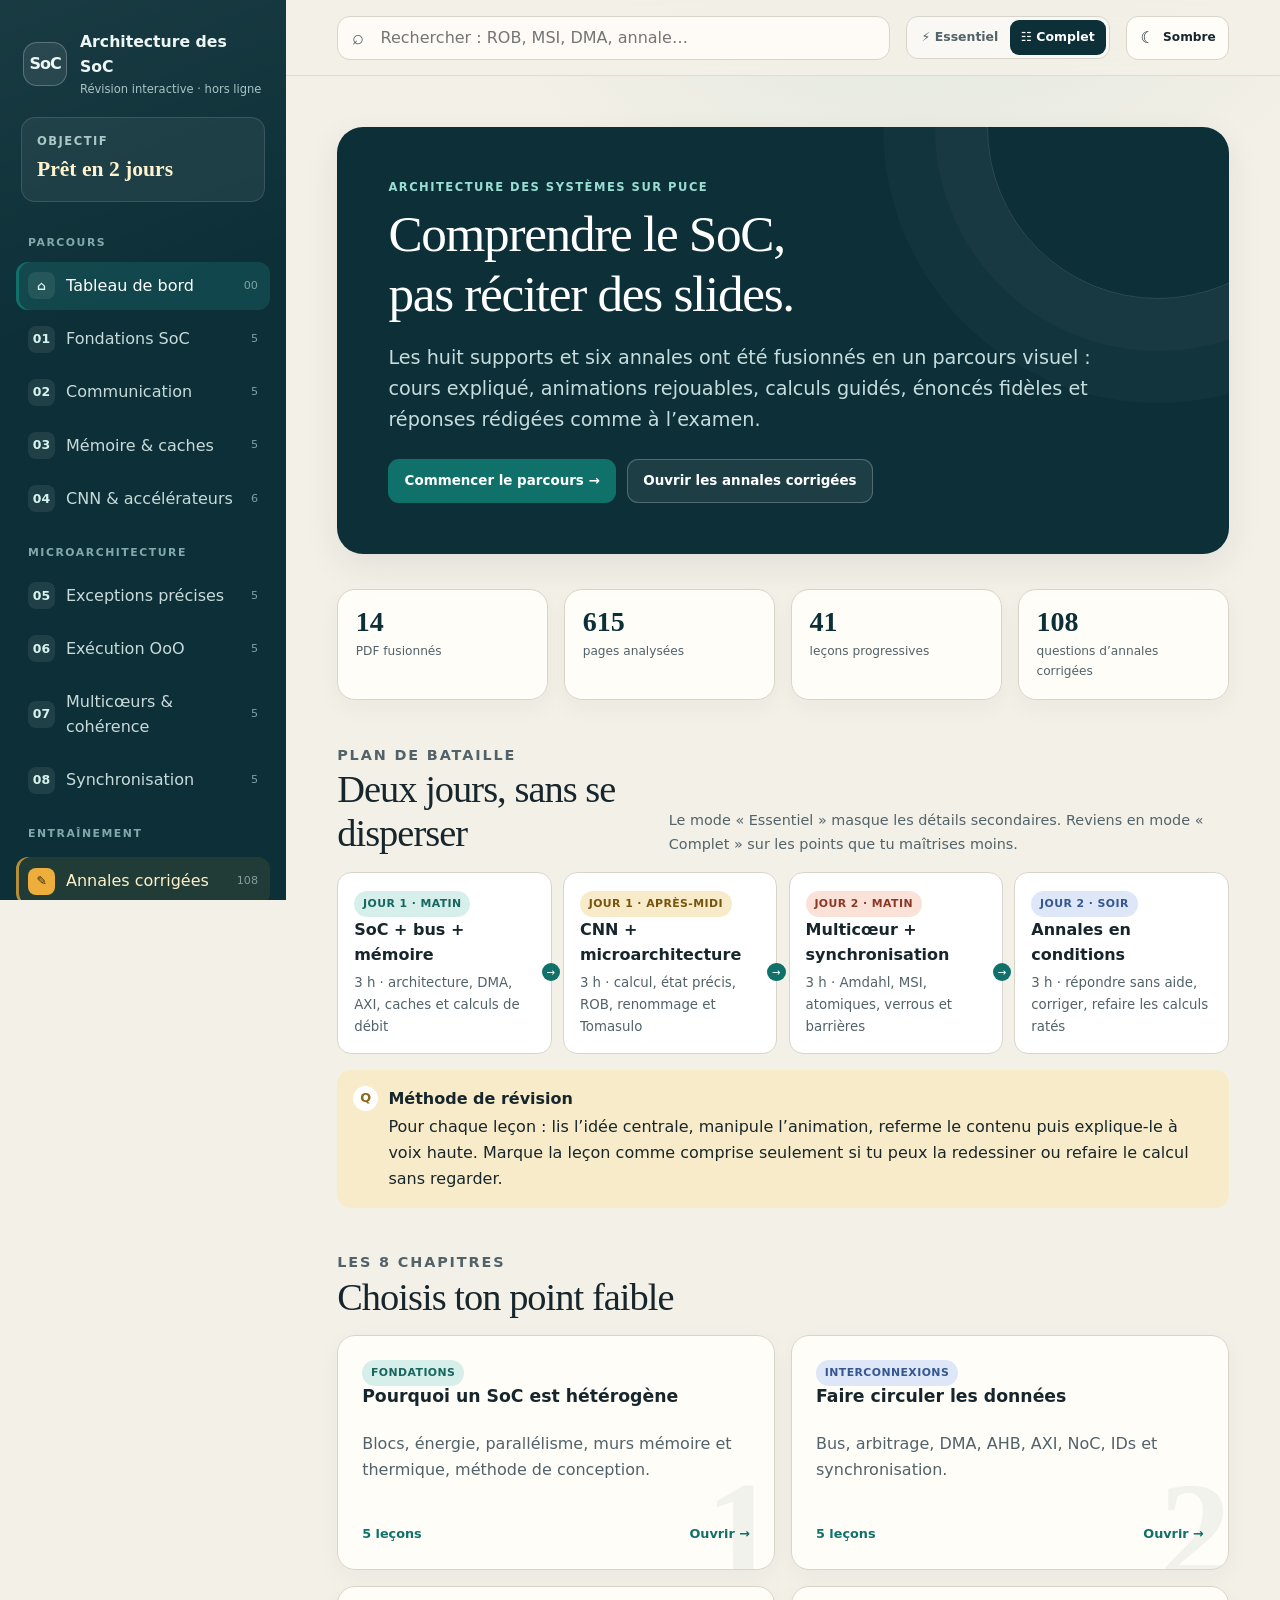
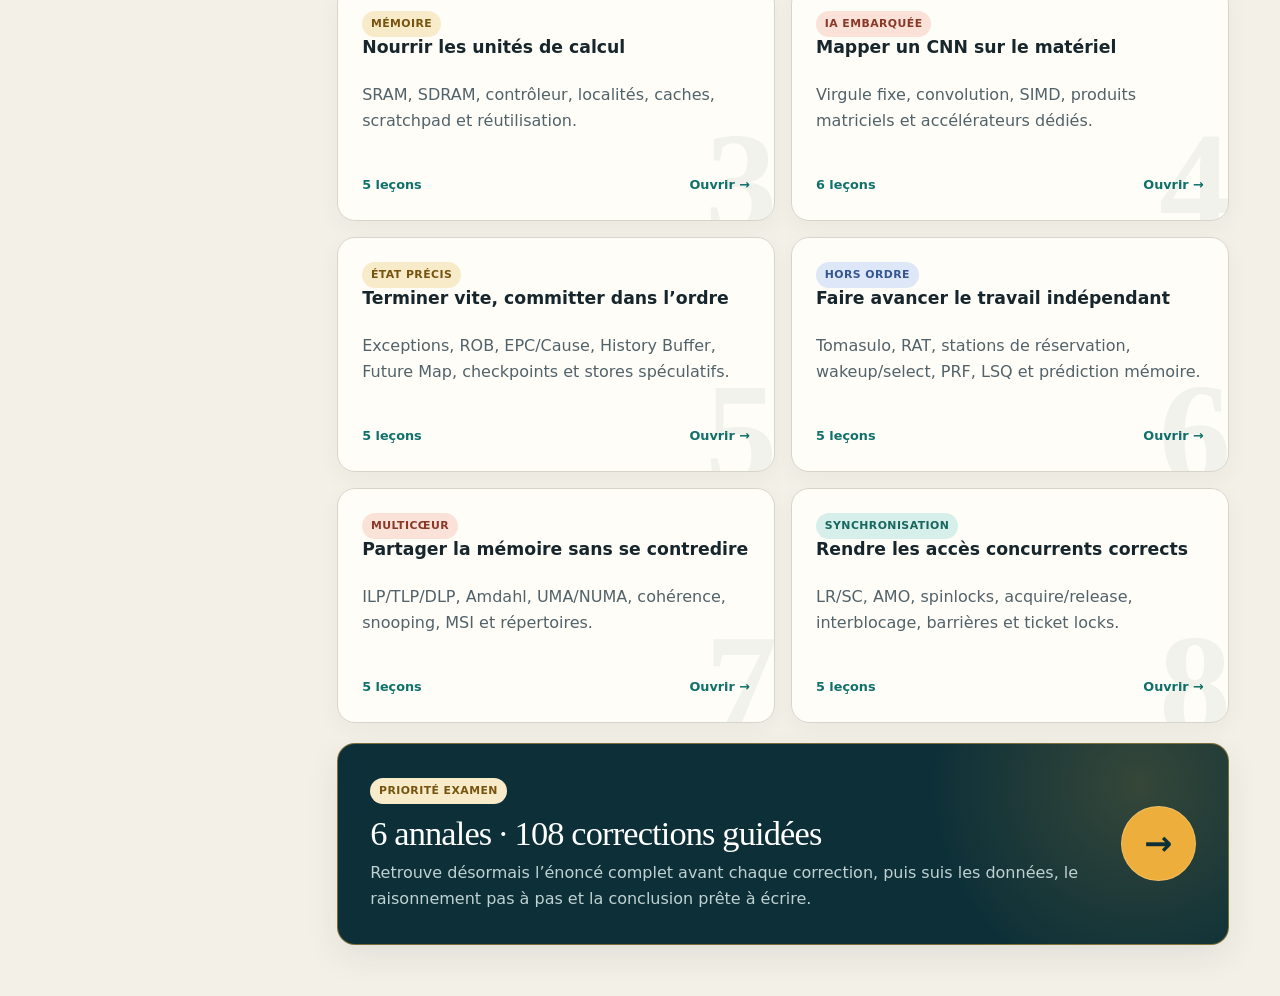
<file: index.html>
<!doctype html>
<html lang="fr">
<head>
  <meta charset="utf-8">
  <meta name="viewport" content="width=device-width, initial-scale=1">
  <meta name="description" content="Cours interactif de révision — Architecture des systèmes sur puce (SoC).">
  <meta http-equiv="refresh" content="0; url=revision-soc/index.html">
  <title>SoC — Révision interactive</title>
  <script>window.location.replace("revision-soc/index.html");</script>
</head>
<body>
  <p>Ouverture du cours… <a href="revision-soc/index.html">Accéder au site interactif</a>.</p>
</body>
</html>
</file>
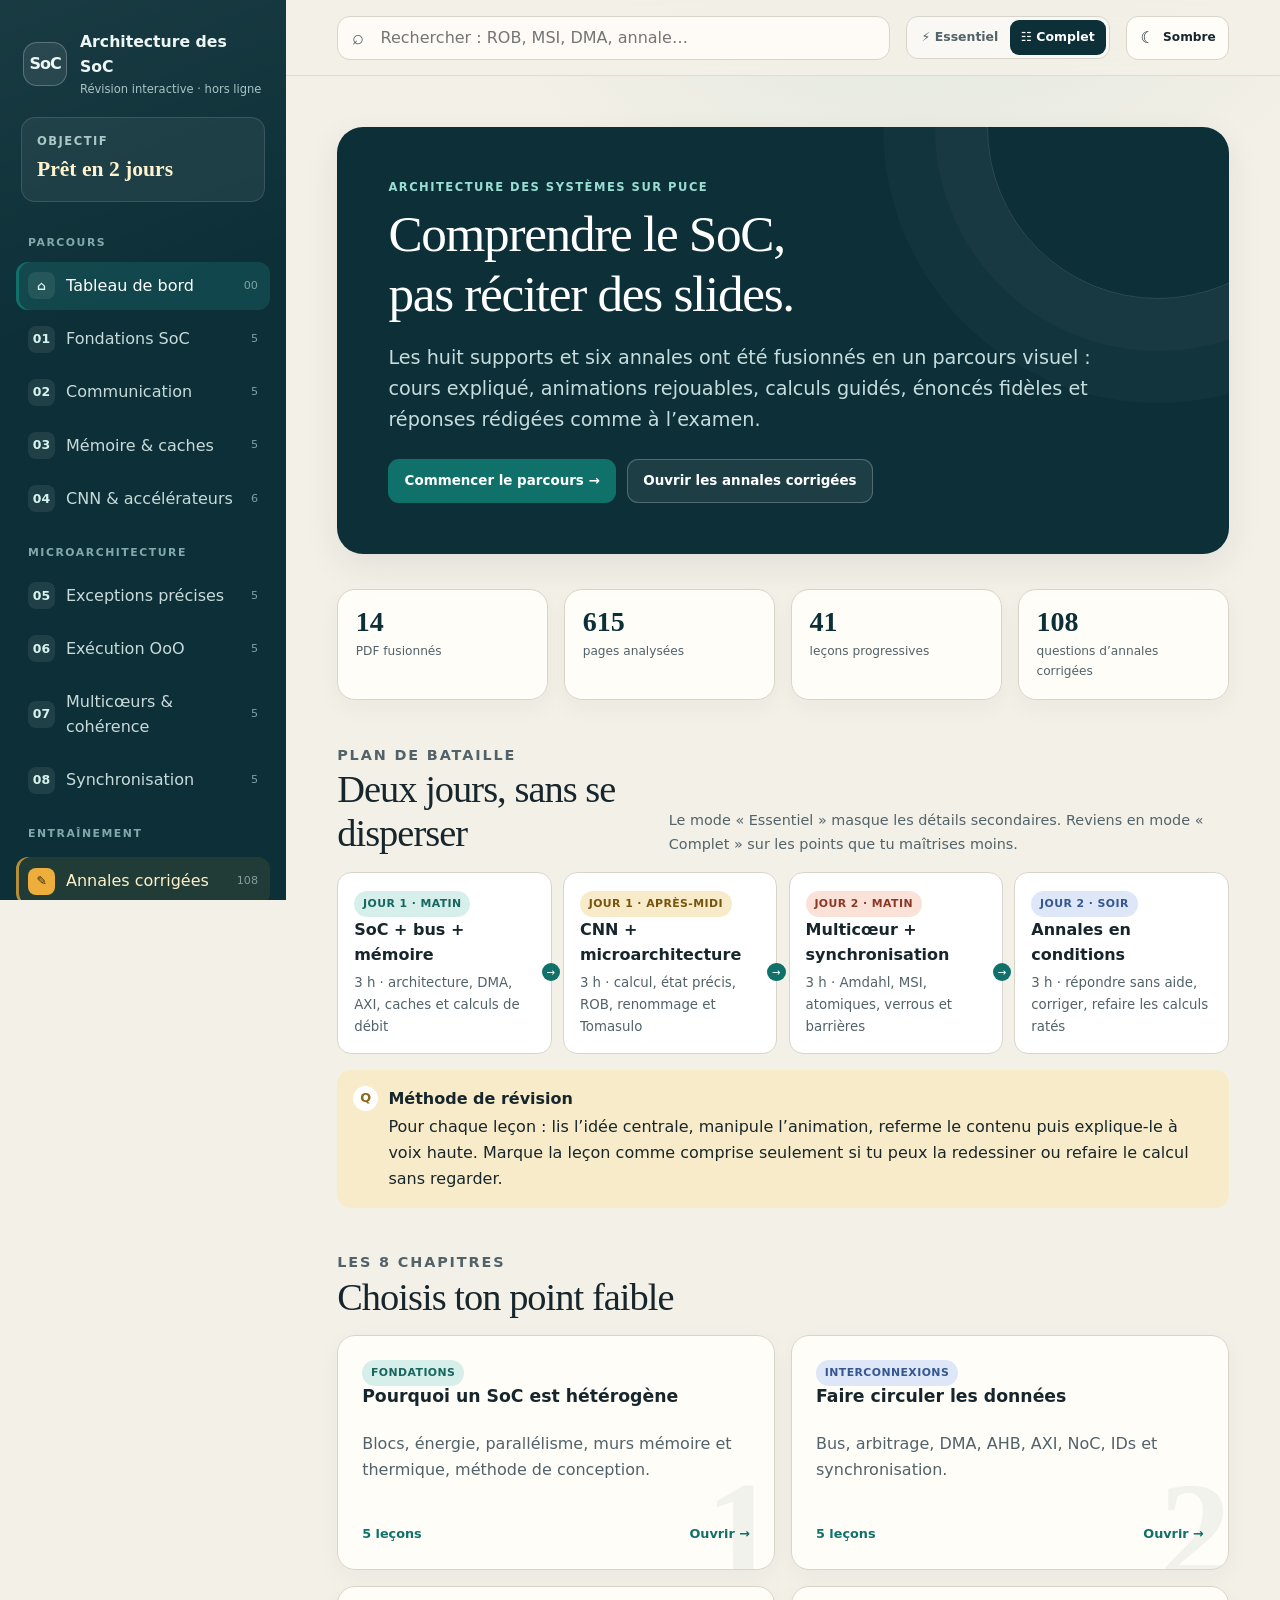
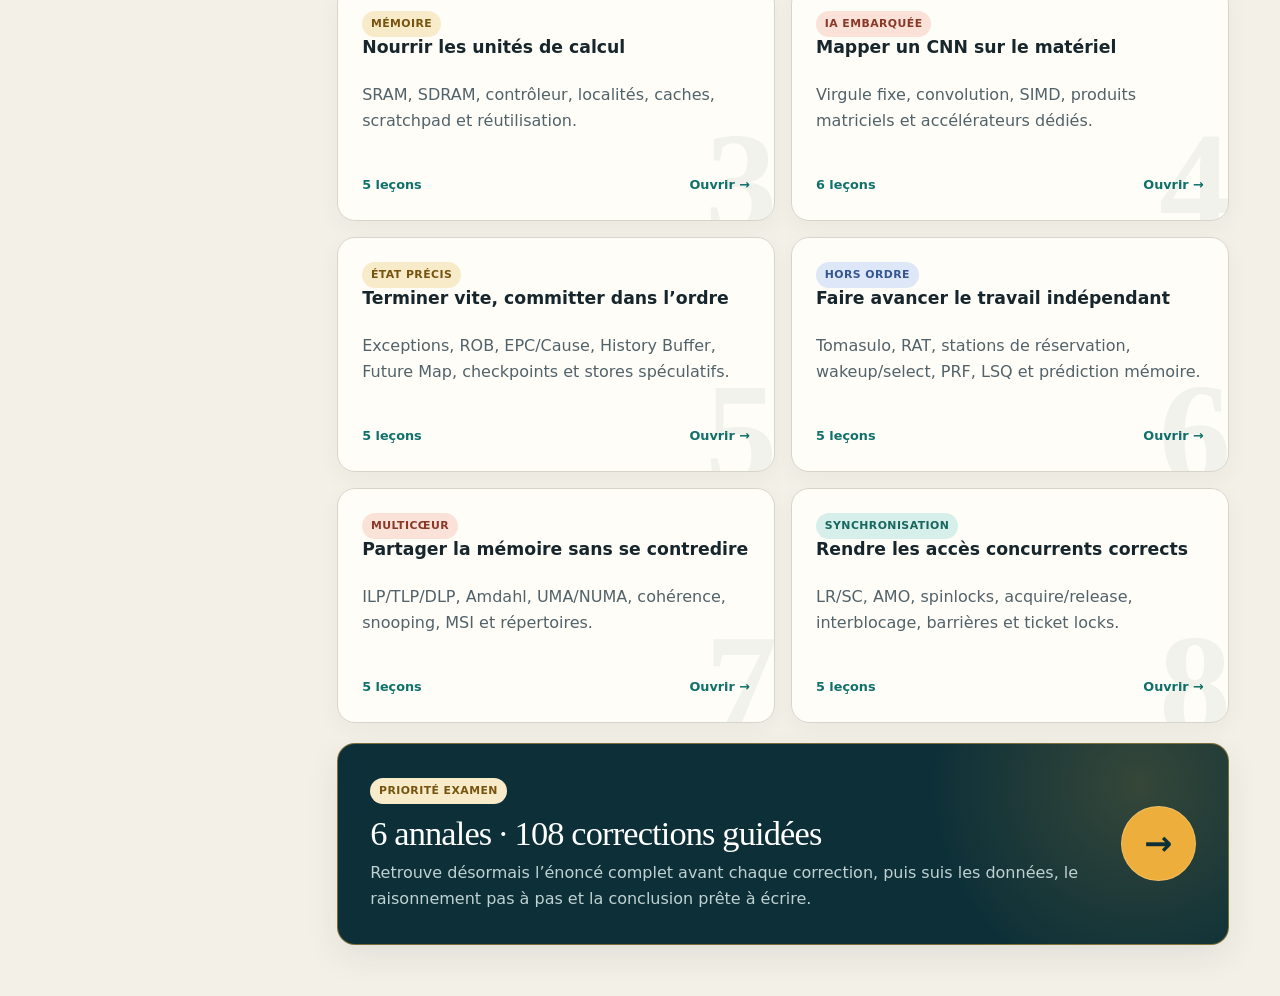
<file: revision-soc/index.html>
<!doctype html>
<html lang="fr">
<head>
  <meta charset="utf-8">
  <meta name="viewport" content="width=device-width, initial-scale=1">
  <meta name="description" content="Cours interactif de révision — Architecture des systèmes sur puce (SoC).">
  <meta name="theme-color" content="#0d3038">
  <title>SoC — Révision interactive</title>
  <script>
    (() => {
      let saved = null;
      try { saved = JSON.parse(localStorage.getItem("soc-color-theme") || "null"); } catch (_) { /* mode privé/file:// */ }
      const theme = saved === "dark" || saved === "light"
        ? saved
        : (window.matchMedia?.("(prefers-color-scheme: dark)").matches ? "dark" : "light");
      document.documentElement.dataset.theme = theme;
      document.documentElement.style.colorScheme = theme;
      document.querySelector('meta[name="theme-color"]')?.setAttribute("content", theme === "dark" ? "#091b21" : "#0d3038");
    })();
  </script>
  <link rel="stylesheet" href="styles.css">
</head>
<body>
  <a class="skip-link" href="#main-content">Aller au cours</a>

  <div class="app-shell">
    <aside class="sidebar" id="course-sidebar" aria-label="Navigation du cours">
      <div class="brand">
        <div class="brand-mark" aria-hidden="true">SoC</div>
        <div>
          <strong>Architecture des SoC</strong>
          <small>Révision interactive · hors ligne</small>
        </div>
      </div>

      <div class="exam-countdown">
        <p class="eyebrow">Objectif</p>
        <strong>Prêt en 2 jours</strong>
      </div>

      <nav class="side-nav">
        <p class="nav-section-label">Parcours</p>
        <button class="nav-link active" data-target="home" type="button" aria-current="page">
          <span class="nav-icon">⌂</span><span>Tableau de bord</span><span class="nav-count">00</span>
        </button>
        <button class="nav-link" data-target="intro" type="button">
          <span class="nav-icon">01</span><span>Fondations SoC</span><span class="nav-count">5</span>
        </button>
        <button class="nav-link" data-target="infra" type="button">
          <span class="nav-icon">02</span><span>Communication</span><span class="nav-count">5</span>
        </button>
        <button class="nav-link" data-target="memory" type="button">
          <span class="nav-icon">03</span><span>Mémoire & caches</span><span class="nav-count">5</span>
        </button>
        <button class="nav-link" data-target="cnn" type="button">
          <span class="nav-icon">04</span><span>CNN & accélérateurs</span><span class="nav-count">6</span>
        </button>

        <p class="nav-section-label">Microarchitecture</p>
        <button class="nav-link" data-target="precise" type="button">
          <span class="nav-icon">05</span><span>Exceptions précises</span><span class="nav-count">5</span>
        </button>
        <button class="nav-link" data-target="ooo" type="button">
          <span class="nav-icon">06</span><span>Exécution OoO</span><span class="nav-count">5</span>
        </button>
        <button class="nav-link" data-target="multicore" type="button">
          <span class="nav-icon">07</span><span>Multicœurs & cohérence</span><span class="nav-count">5</span>
        </button>
        <button class="nav-link" data-target="sync" type="button">
          <span class="nav-icon">08</span><span>Synchronisation</span><span class="nav-count">5</span>
        </button>

        <p class="nav-section-label">Entraînement</p>
        <button class="nav-link exam-nav" data-target="annales" type="button">
          <span class="nav-icon">✎</span><span>Annales corrigées</span><span class="nav-count">108</span>
        </button>
        <button class="nav-link" data-target="synthesis" type="button">
          <span class="nav-icon">Σ</span><span>Fiche express</span><span class="nav-count">1</span>
        </button>
        <button class="nav-link" data-target="flashcards" type="button">
          <span class="nav-icon">↻</span><span>Flashcards</span><span class="nav-count">60</span>
        </button>
        <button class="nav-link" data-target="quiz" type="button">
          <span class="nav-icon">?</span><span>Examen blanc</span><span class="nav-count">2 h</span>
        </button>
      </nav>

      <div class="sidebar-progress">
        <div class="progress-meta"><span>Leçons maîtrisées</span><strong id="progress-label">0 / 41</strong></div>
        <div class="progress-track" aria-hidden="true"><div class="progress-fill" id="progress-fill"></div></div>
      </div>
    </aside>

    <div class="main-shell">
      <header class="topbar">
        <button class="mobile-menu" id="mobile-menu" type="button" aria-label="Ouvrir le menu" aria-controls="course-sidebar" aria-expanded="false">☰</button>
        <div class="search-wrap">
          <label class="sr-only" for="global-search">Rechercher dans le cours</label>
          <input id="global-search" type="search" placeholder="Rechercher : ROB, MSI, DMA, annale…" autocomplete="off">
          <div class="search-results" id="search-results" aria-label="Résultats de recherche" aria-live="polite"></div>
        </div>
        <div class="mode-switch" aria-label="Niveau de détail">
          <button class="mode-btn" data-mode="focus" type="button" title="Afficher uniquement l’essentiel" aria-label="Mode essentiel" aria-pressed="false">⚡ <span>Essentiel</span></button>
          <button class="mode-btn active" data-mode="complete" type="button" title="Afficher tout le cours" aria-label="Mode complet" aria-pressed="true">☷ <span>Complet</span></button>
        </div>
        <button class="theme-toggle" id="theme-toggle" type="button" aria-pressed="false" aria-label="Mode sombre" title="Activer le mode sombre"><span class="theme-icon" aria-hidden="true">☾</span><span class="theme-label">Sombre</span></button>
      </header>

      <main class="content" id="main-content" tabindex="-1">
        <section class="course-panel active" id="panel-home" data-panel="home">
          <div class="panel-hero">
            <p class="eyebrow">Architecture des systèmes sur puce</p>
            <h1>Comprendre le SoC,<br>pas réciter des slides.</h1>
            <p class="lead">Les huit supports et six annales ont été fusionnés en un parcours visuel : cours expliqué, animations rejouables, calculs guidés, énoncés fidèles et réponses rédigées comme à l’examen.</p>
            <div class="hero-actions">
              <button class="btn" data-go="intro" type="button">Commencer le parcours →</button>
              <button class="btn secondary" data-go="annales" type="button">Ouvrir les annales corrigées</button>
            </div>
          </div>

          <div class="stats-grid" aria-label="Statistiques du cours">
            <div class="stat"><strong>14</strong><span>PDF fusionnés</span></div>
            <div class="stat"><strong>615</strong><span>pages analysées</span></div>
            <div class="stat"><strong>41</strong><span>leçons progressives</span></div>
            <div class="stat"><strong>108</strong><span>questions d’annales corrigées</span></div>
          </div>

          <div class="section-heading">
            <div><p class="eyebrow">Plan de bataille</p><h2>Deux jours, sans se disperser</h2></div>
            <p>Le mode « Essentiel » masque les détails secondaires. Reviens en mode « Complet » sur les points que tu maîtrises moins.</p>
          </div>

          <div class="timeline">
            <div class="timeline-step"><span class="tag">Jour 1 · matin</span><strong>SoC + bus + mémoire</strong><small>3 h · architecture, DMA, AXI, caches et calculs de débit</small></div>
            <div class="timeline-step"><span class="tag gold">Jour 1 · après-midi</span><strong>CNN + microarchitecture</strong><small>3 h · calcul, état précis, ROB, renommage et Tomasulo</small></div>
            <div class="timeline-step"><span class="tag coral">Jour 2 · matin</span><strong>Multicœur + synchronisation</strong><small>3 h · Amdahl, MSI, atomiques, verrous et barrières</small></div>
            <div class="timeline-step"><span class="tag blue">Jour 2 · soir</span><strong>Annales en conditions</strong><small>3 h · répondre sans aide, corriger, refaire les calculs ratés</small></div>
          </div>

          <div class="exam-tip">
            <strong>Méthode de révision</strong>
            Pour chaque leçon : lis l’idée centrale, manipule l’animation, referme le contenu puis explique-le à voix haute. Marque la leçon comme comprise seulement si tu peux la redessiner ou refaire le calcul sans regarder.
          </div>

          <div class="section-heading">
            <div><p class="eyebrow">Les 8 chapitres</p><h2>Choisis ton point faible</h2></div>
          </div>

          <div class="course-grid">
            <article class="card course-card" data-number="1" data-go="intro" tabindex="0">
              <span class="tag">Fondations</span>
              <h3>Pourquoi un SoC est hétérogène</h3>
              <p>Blocs, énergie, parallélisme, murs mémoire et thermique, méthode de conception.</p>
              <div class="card-footer"><span>5 leçons</span><span>Ouvrir →</span></div>
            </article>
            <article class="card course-card" data-number="2" data-go="infra" tabindex="0">
              <span class="tag blue">Interconnexions</span>
              <h3>Faire circuler les données</h3>
              <p>Bus, arbitrage, DMA, AHB, AXI, NoC, IDs et synchronisation.</p>
              <div class="card-footer"><span>5 leçons</span><span>Ouvrir →</span></div>
            </article>
            <article class="card course-card" data-number="3" data-go="memory" tabindex="0">
              <span class="tag gold">Mémoire</span>
              <h3>Nourrir les unités de calcul</h3>
              <p>SRAM, SDRAM, contrôleur, localités, caches, scratchpad et réutilisation.</p>
              <div class="card-footer"><span>5 leçons</span><span>Ouvrir →</span></div>
            </article>
            <article class="card course-card" data-number="4" data-go="cnn" tabindex="0">
              <span class="tag coral">IA embarquée</span>
              <h3>Mapper un CNN sur le matériel</h3>
              <p>Virgule fixe, convolution, SIMD, produits matriciels et accélérateurs dédiés.</p>
              <div class="card-footer"><span>6 leçons</span><span>Ouvrir →</span></div>
            </article>
            <article class="card course-card" data-number="5" data-go="precise" tabindex="0">
              <span class="tag gold">État précis</span>
              <h3>Terminer vite, committer dans l’ordre</h3>
              <p>Exceptions, ROB, EPC/Cause, History Buffer, Future Map, checkpoints et stores spéculatifs.</p>
              <div class="card-footer"><span>5 leçons</span><span>Ouvrir →</span></div>
            </article>
            <article class="card course-card" data-number="6" data-go="ooo" tabindex="0">
              <span class="tag blue">Hors ordre</span>
              <h3>Faire avancer le travail indépendant</h3>
              <p>Tomasulo, RAT, stations de réservation, wakeup/select, PRF, LSQ et prédiction mémoire.</p>
              <div class="card-footer"><span>5 leçons</span><span>Ouvrir →</span></div>
            </article>
            <article class="card course-card" data-number="7" data-go="multicore" tabindex="0">
              <span class="tag coral">Multicœur</span>
              <h3>Partager la mémoire sans se contredire</h3>
              <p>ILP/TLP/DLP, Amdahl, UMA/NUMA, cohérence, snooping, MSI et répertoires.</p>
              <div class="card-footer"><span>5 leçons</span><span>Ouvrir →</span></div>
            </article>
            <article class="card course-card" data-number="8" data-go="sync" tabindex="0">
              <span class="tag">Synchronisation</span>
              <h3>Rendre les accès concurrents corrects</h3>
              <p>LR/SC, AMO, spinlocks, acquire/release, interblocage, barrières et ticket locks.</p>
              <div class="card-footer"><span>5 leçons</span><span>Ouvrir →</span></div>
            </article>
          </div>

          <article class="annals-callout" data-go="annales" tabindex="0">
            <div><span class="tag gold">Priorité examen</span><h2>6 annales · 108 corrections guidées</h2><p>Retrouve désormais l’énoncé complet avant chaque correction, puis suis les données, le raisonnement pas à pas et la conclusion prête à écrire.</p></div>
            <span class="annals-arrow" aria-hidden="true">→</span>
          </article>
        </section>

        <section class="course-panel" id="panel-intro" data-panel="intro">
          <div class="panel-hero intro-hero">
            <p class="eyebrow">Chapitre 01 · SLE_SoC_intro</p>
            <h1>Le SoC : un système complet sous contraintes</h1>
            <p class="lead">Un SoC n’est pas seulement « beaucoup de transistors ». C’est un compromis entre calcul, mémoire, communication, énergie, surface, souplesse et temps de développement.</p>
            <div class="hero-actions"><button class="btn" data-scroll="intro-1" type="button">Démarrer la leçon</button><a class="btn secondary" href="../Docs%20Cours/SLE_SoC_intro.pdf" target="_blank" rel="noopener">Support original ↗</a></div>
          </div>

          <div class="source-banner"><span>Source principale : <strong>S. Mancini — Architecture des SoC, Introduction</strong></span><a href="../Docs%20Cours/SLE_SoC_intro.pdf" target="_blank" rel="noopener">Ouvrir les 50 pages ↗</a></div>
          <div class="focus-only core-idea"><strong>Fil rouge</strong>Davantage de transistors ne donnent de la performance que si l’énergie, les fils, la mémoire, la chaleur et le logiciel suivent.</div>

          <article class="lesson searchable" id="intro-1" data-lesson="intro-1" data-title="Définition et anatomie d’un SoC" data-panel-id="intro">
            <header class="lesson-head">
              <span class="lesson-index">1.1</span>
              <div class="lesson-title-wrap"><h2>Définition et anatomie d’un SoC</h2><p>Du logiciel jusqu’aux interfaces physiques</p></div>
              <button class="complete-btn" type="button" aria-label="Marquer la leçon 1.1 comme comprise"></button>
            </header>
            <div class="lesson-body">
              <div class="core-idea"><strong>Définition</strong>Un <em>System on Chip</em> réunit sur une même puce les fonctions principales d’un système : calcul, stockage local, communications, accélération et interfaces avec le monde extérieur. Une RAM volumineuse peut rester externe.</div>

              <div class="two-col">
                <div>
                  <p>Le logiciel (OS, programmes, données) s’exécute sur une architecture matérielle hétérogène. Le bus ou le réseau interne permet aux blocs adressables d’échanger des données, souvent dans un espace d’adressage partagé. La cohérence des caches est une propriété distincte, qui n’est pas garantie par le seul adressage partagé.</p>
                  <ul class="clean-list">
                    <li><strong>CPU :</strong> contrôle, OS et calcul irrégulier.</li>
                    <li><strong>DSP :</strong> boucles régulières de signal.</li>
                    <li><strong>ASIC/IP :</strong> fonction spécialisée très efficace.</li>
                    <li><strong>Mémoires :</strong> cache, SRAM/DRAM internes, RAM externe.</li>
                    <li><strong>Analogique / MEMS :</strong> conversion, RF, capteurs, actionneurs.</li>
                    <li><strong>Contrôleurs :</strong> mémoire, interruptions, DMA et I/O.</li>
                  </ul>
                  <div class="warning"><strong>Piège classique</strong>« Tout sur une puce » ne signifie pas « toute la mémoire sur la puce ». La DDR externe, reliée par un contrôleur, fait partie du système.</div>
                </div>
                <div>
                  <div class="soc-diagram" id="soc-diagram" aria-label="Schéma interactif d’un SoC">
                    <div class="soc-bus"></div><div class="data-pulse"></div>
                    <button class="soc-block cpu active" data-soc="cpu" type="button" aria-pressed="true">CPU + cache</button>
                    <button class="soc-block dsp" data-soc="dsp" type="button">DSP</button>
                    <button class="soc-block memory" data-soc="memory" type="button">RAM + ctrl.</button>
                    <button class="soc-block accel" data-soc="accel" type="button">ASIC / IP</button>
                    <button class="soc-block analog" data-soc="analog" type="button">Analogique</button>
                    <button class="soc-block io" data-soc="io" type="button">MEMS / I/O</button>
                  </div>
                  <div class="soc-explain" id="soc-explain" aria-live="polite"><strong>CPU :</strong> très programmable, idéal pour le contrôle et les calculs irréguliers, mais moins efficace qu’un accélérateur sur une tâche régulière.</div>
                </div>
              </div>

              <div class="deep-dive">
                <h3>Quatre générations qui racontent l’évolution</h3>
                <div class="table-scroll">
                  <table class="compare-table">
                    <thead><tr><th>SoC</th><th>Usage</th><th>Technologie</th><th>Ce qu’il faut voir</th></tr></thead>
                    <tbody>
                      <tr><td>PNX8500 / Viper · 1999</td><td>Set-top box</td><td>35 M transistors · 180 nm</td><td>Deux CPU, vidéo/audio, 2D/3D, E/S : l’hétérogénéité existe déjà.</td></tr>
                      <tr><td>Cell · 2005</td><td>PlayStation 3</td><td>235 M · 65 nm</td><td>Un PPE + 8 SPE, mémoires locales et DMA : parallélisme explicite.</td></tr>
                      <tr><td>Kirin 970 · 2017</td><td>Mobile</td><td>5,5 Md · 10 nm · 97 mm²</td><td>8 CPU ARM, GPU, NPU, vidéo, ISP, modem ; 2 TFLOPS annoncés.</td></tr>
                      <tr><td>Exynos 2500 · 2025</td><td>Mobile</td><td>&gt;19 Md · 3 nm · 137 mm²</td><td>10 CPU ARM + NPU/GPU/vidéo/ISP/modem ; 4 TFLOPS dans le support.</td></tr>
                    </tbody>
                  </table>
                </div>
                <p class="intuition"><strong>Lecture de la frise</strong>La fréquence n’est plus le moteur unique. La performance vient d’un nombre croissant de blocs parallèles et spécialisés.</p>
                <div class="accordion">
                  <details><summary>Le ML2000 : l’hétérogénéité existait déjà à 52 MHz</summary><div>Le SoC mobile associe ARM RISC (protocoles/IHM), DSP OAK (voix et signal), mémoires partagées, timers/PLL/synchronisation, accélérateurs A5 et Viterbi, codecs voix et bande de base, ADC/DAC, modulation GMSK, chaîne RF, Flash/SRAM, SIM, LCD, UART et GPIO. Les blocs génériques sont réutilisés autour de fonctions radio très spécifiques.</div></details>
                  <details><summary>Projection de complexité montrée dans le support</summary><div>De 2007 à 2022, la projection passe de 32 à 1 435 moteurs de traitement ; taille logique normalisée ≈1→34 et mémoire ≈1→45. L’IRDS 2020 projette aussi davantage de CPU/GPU par appareil mobile ou CPS. Ce sont des tendances prospectives du support, pas des mesures garanties.</div></details>
                </div>
              </div>
              <div class="lesson-source">Diapos 3 à 13 · <a href="../Docs%20Cours/SLE_SoC_intro.pdf#page=4" target="_blank" rel="noopener">Voir à partir de la page 4</a></div>
            </div>
          </article>

          <article class="lesson searchable" id="intro-2" data-lesson="intro-2" data-title="Hétérogénéité, rôles et compromis" data-panel-id="intro">
            <header class="lesson-head">
              <span class="lesson-index">1.2</span>
              <div class="lesson-title-wrap"><h2>Hétérogénéité : le bon moteur pour le bon travail</h2><p>CPU, DSP, IP, analogique et MEMS</p></div>
              <button class="complete-btn" type="button" aria-label="Marquer la leçon 1.2 comme comprise"></button>
            </header>
            <div class="lesson-body">
              <div class="table-scroll">
                <table class="compare-table">
                  <thead><tr><th>Bloc</th><th>Forces</th><th>Faiblesses</th><th>Travail idéal</th></tr></thead>
                  <tbody>
                    <tr><td><strong>CPU</strong></td><td>Souplesse, contrôle complexe, programmation</td><td>Puissance/énergie modestes sur calcul régulier</td><td>OS, interface utilisateur, gestion, temps réel</td></tr>
                    <tr><td><strong>DSP</strong></td><td>Datapath et instructions adaptés, puissance moyenne/forte</td><td>Programmation plus complexe</td><td>Audio, télécom, image simple, boucles régulières</td></tr>
                    <tr><td><strong>ASIC / IP</strong></td><td>Très forte efficacité, faible énergie par opération</td><td>Rigidité, développement long, surface dédiée</td><td>Noyau stable, massif et régulier</td></tr>
                    <tr><td><strong>Analogique</strong></td><td>Conversion directe, intégration et faible consommation</td><td>Bruit, conception difficile, dépendance au procédé</td><td>ADC/DAC, RF, mise en forme</td></tr>
                    <tr><td><strong>MEMS / MOEMS</strong></td><td>Interaction physique intégrée</td><td>Très spécifique</td><td>Capteur ou actionneur</td></tr>
                  </tbody>
                </table>
              </div>
              <div class="exam-tip"><strong>Question qui tombe facilement</strong>Comparer CPU, DSP et ASIC sur quatre axes : souplesse, puissance de calcul, énergie, type d’algorithme. Le choix n’est jamais absolu : il dépend de l’application.</div>
              <div class="deep-dive">
                <h3>L’espace de conception</h3>
                <p>Il faut arbitrer simultanément : fonctionnalité, technologie, puissance de calcul, débit, architecture mémoire, consommation, surface/coût, efficacité, souplesse, réutilisabilité et temps de développement.</p>
                <div class="concept-grid">
                  <div class="card"><span class="tag">Performance</span><h3>Calcul + débit</h3><p>Une unité rapide ne sert à rien si elle attend les données.</p></div>
                  <div class="card"><span class="tag gold">Coût</span><h3>Surface + mémoire</h3><p>Dupliquer augmente le parallélisme, mais aussi les mm² et les accès.</p></div>
                  <div class="card"><span class="tag coral">Énergie</span><h3>Activité + tension</h3><p>La chaleur et l’autonomie imposent une enveloppe maximale.</p></div>
                  <div class="card"><span class="tag blue">Projet</span><h3>Souplesse + délai</h3><p>L’IP accélère le produit ; la spécialisation améliore son efficacité.</p></div>
                </div>
              </div>
              <div class="lesson-source">Diapos 19 à 21, overlays PDF p. 29–36 · <a href="../Docs%20Cours/SLE_SoC_intro.pdf#page=28" target="_blank" rel="noopener">Voir la source</a></div>
            </div>
          </article>

          <article class="lesson searchable" id="intro-3" data-lesson="intro-3" data-title="Puissance dynamique et leviers d’énergie" data-panel-id="intro">
            <header class="lesson-head">
              <span class="lesson-index">1.3</span>
              <div class="lesson-title-wrap"><h2>Énergie : agir du transistor jusqu’à l’algorithme</h2><p>La tension compte au carré</p></div>
              <button class="complete-btn" type="button" aria-label="Marquer la leçon 1.3 comme comprise"></button>
            </header>
            <div class="lesson-body">
              <span class="formula">P<span class="sub">dyn</span> = ½ · C<span class="sub">charge</span> · V<span class="sub">dd</span><span class="sup">2</span> · f<span class="sub">transition</span></span>
              <p>À chaque commutation, le CMOS charge ou décharge une capacité. La puissance dynamique croît linéairement avec la capacité et l’activité, mais <strong>quadratiquement avec la tension</strong>. S’ajoutent le court-circuit pendant les fronts et les fuites.</p>

              <div class="two-col">
                <div class="simulator">
                  <div class="simulator-head"><div><h3>Laboratoire de puissance</h3><p>Valeurs normalisées ; observe surtout les rapports.</p></div><span class="tag">Interactif</span></div>
                  <div class="controls">
                    <label class="control-row"><span>Capacité C</span><input id="power-c" type="range" min="0.5" max="3" step="0.1" value="1"><output id="power-c-out">1,0</output></label>
                    <label class="control-row"><span>Tension V</span><input id="power-v" type="range" min="0.5" max="1.5" step="0.05" value="1"><output id="power-v-out">1,00</output></label>
                    <label class="control-row"><span>Transitions f</span><input id="power-f" type="range" min="0.25" max="2" step="0.05" value="1"><output id="power-f-out">1,00</output></label>
                  </div>
                  <div class="big-result"><span>Puissance relative</span><strong id="power-result">1,00 ×</strong></div>
                </div>
                <div>
                  <div class="core-idea"><strong>Test mental</strong>À C et f constants, passer de 1 V à 0,8 V donne 0,8² = <strong>0,64</strong> : environ 36 % de puissance dynamique en moins.</div>
                  <ul class="clean-list">
                    <li><strong>Clock gating :</strong> supprime les transitions d’horloge, pas les fuites.</li>
                    <li><strong>Power gating :</strong> coupe l’alimentation ; réduit les fuites, mais réveille lentement.</li>
                    <li><strong>DVFS :</strong> ajuste tension et fréquence à la charge.</li>
                    <li><strong>Spécialisation :</strong> évite le coût d’instructions génériques.</li>
                  </ul>
                </div>
              </div>

              <div class="deep-dive">
                <h3>Les neuf niveaux de la diapo animée</h3>
                <div class="accordion">
                  <details><summary>1 · Technologie — réduire les capacités</summary><div>C<sub>gate</sub> ≈ C<sub>ox</sub>·L·W, avec C<sub>ox</sub> = ε<sub>ox</sub>/t<sub>ox</sub> : la capacité est proportionnelle à la surface de grille. Le support note cette dépendance sous la forme simplifiée C = L·W·ε ; réduire les dimensions et améliorer le procédé diminue la charge, avec un coût industriel croissant.</div></details>
                  <details><summary>2 · Circuit — équilibrer les transistors</summary><div>Ajuster les rapports W/L raccourcit les transitions. Attention : élargir un transistor améliore sa force mais ajoute de la capacité.</div></details>
                  <details><summary>3 · Combinatoire — supprimer les glitches</summary><div>Des chemins de propagation déséquilibrés produisent des transitions parasites. Ajouter de la logique peut donc réduire l’énergie malgré un peu plus de surface.</div></details>
                  <details><summary>4 · Arithmétique — choisir la juste précision</summary><div>Virgule fixe, calcul simplifié ou approché si le critère de qualité le permet. Une précision surdimensionnée coûte surface, temps et énergie.</div></details>
                  <details><summary>5 · Microarchitecture — SIMD et VLIW</summary><div>SIMD : même opération sur plusieurs données. VLIW : plusieurs opérations, éventuellement différentes, dans un même mot d’instruction.</div></details>
                  <details><summary>6 · Architecture — paralléliser pour baisser V</summary><div>Dans le modèle idéal, deux unités à f/2 gardent le débit si le travail se parallélise parfaitement et si les surcoûts de communication/synchronisation sont négligeables. La capacité double et la fréquence est divisée par deux ; le gain vient de la tension que la période plus longue autorise à réduire.</div></details>
                  <details><summary>7 · Système — partitionner logiciel / matériel</summary><div>Confier un noyau régulier à une IP matérielle réduit le décodage, les mouvements génériques et l’énergie par opération.</div></details>
                  <details><summary>8 · Activité — clock/power gating et DVFS</summary><div>Éteindre les modules inutiles, arrêter leur horloge, abaisser fréquence et tension ; gérer aussi l’état et la latence de réveil.</div></details>
                  <details><summary>9 · Mémoire — placer et réutiliser les données</summary><div>Cache, scratchpad, SRAM/DRAM internes et DDR externe n’ont pas le même coût. Le déplacement des données peut dominer le calcul.</div></details>
                </div>
              </div>
              <div class="lesson-source">Diapos 15 à 17, overlays PDF p. 18–26 · <a href="../Docs%20Cours/SLE_SoC_intro.pdf#page=16" target="_blank" rel="noopener">Voir la formule</a></div>
            </div>
          </article>

          <article class="lesson searchable" id="intro-4" data-lesson="intro-4" data-title="Parallélisme, densité, fils, Memory Wall, tolérance aux fautes et thermique" data-panel-id="intro">
            <header class="lesson-head">
              <span class="lesson-index">1.4</span>
              <div class="lesson-title-wrap"><h2>Les principaux enjeux du multicœur</h2><p>Parallélisme logiciel, fils, mémoire, fiabilité et chaleur</p></div>
              <button class="complete-btn" type="button" aria-label="Marquer la leçon 1.4 comme comprise"></button>
            </header>
            <div class="lesson-body">
              <p>La fréquence des cœurs plafonne : on ajoute donc des unités et on parallélise. Mais la densité disponible n’est exploitable que si l’ensemble du système suit.</p>
              <div class="concept-grid">
                <div class="card"><span class="tag coral">Enjeu 1</span><h3>Application</h3><p>Le travail doit être divisible, synchronisable et équilibré entre les cœurs.</p></div>
                <div class="card"><span class="tag blue">Enjeu 2</span><h3>Interconnexions</h3><p>Le délai RC des fils devient dominant ; placement et communications locales deviennent critiques.</p></div>
                <div class="card"><span class="tag gold">Enjeu 3</span><h3>Memory Wall</h3><p>Le calcul progresse bien plus vite que latence et bande passante mémoire.</p></div>
                <div class="card"><span class="tag">Enjeu 4</span><h3>Thermique</h3><p>La puissance totale et les points chauds limitent l’activité simultanée.</p></div>
              </div>
              <div class="warning"><strong>Fiabilité — autre enjeu explicite du support</strong>Avec davantage d’unités, le système doit aussi tolérer les fautes et les pannes : il faut pouvoir les détecter, les contenir et, selon les exigences, poursuivre ou restaurer le service.</div>

              <div class="two-col deep-dive">
                <div>
                  <h3>La densité explose</h3>
                  <table class="compare-table"><thead><tr><th>Nœud</th><th>Année</th><th>Densité</th></tr></thead><tbody><tr><td>90 nm</td><td>2003</td><td>1 MTr/mm²</td></tr><tr><td>40 nm</td><td>2007</td><td>4 MTr/mm²</td></tr><tr><td>20 nm</td><td>2012</td><td>16,5 MTr/mm²</td></tr><tr><td>5 nm</td><td>2020</td><td>130 MTr/mm²</td></tr><tr><td>3 nm</td><td>2023</td><td>224 MTr/mm²</td></tr></tbody></table>
                  <p>Un RISC MIPS 32 bits simple vaut environ 30 000 portes : le problème n’est plus seulement de pouvoir intégrer du calcul.</p>
                </div>
                <div>
                  <h3>La mémoire ne suit pas</h3>
                  <table class="compare-table"><thead><tr><th>Mémoire</th><th>Débit par fil</th></tr></thead><tbody><tr><td>DDR2 · 2003</td><td>0,4 Gbit/s</td></tr><tr><td>DDR3 · 2008</td><td>1,6 Gbit/s</td></tr><tr><td>DDR4 · 2014</td><td>3,2 Gbit/s</td></tr><tr><td>DDR5 · 2020</td><td>6 Gbit/s</td></tr></tbody></table>
                  <p>Sur 20 ans : densité de portes ×200, débit par fil ×15, latence externe ≈ 14 ns. D’où hiérarchie, réutilisation et transferts par paquets.</p>
                </div>
              </div>
              <div class="deep-dive two-col">
                <div class="card"><span class="tag blue">Design gap</span><h3>Pouvoir intégrer ≠ pouvoir concevoir</h3><p>Le graphe 1981–2017 indique une capacité technologique doublant ≈ tous les 36 mois, mais une productivité matérielle plus lente. Le logiciel requis doublerait ≈ tous les 10 mois, tandis que sa productivité ne doublerait qu’en ≈5 ans : réutilisation d’IP, abstraction et automatisation deviennent indispensables.</p></div>
                <div class="card"><span class="tag coral">Exemple thermique</span><h3>La chaleur est locale</h3><p>L’IBM Power4 dual-core est donné à 115 W. La carte ≈67–82 °C montre des hotspots autour des unités load/store et de la logique L2 : activité et floorplan comptent autant que la puissance totale.</p></div>
              </div>
              <div class="warning"><strong>Unités à ne pas mélanger</strong>Le support compare le débit <em>par fil</em> en Gbit/s au débit agrégé d’une interface (ex. Kirin 970 : 27,8 GiB/s). Ce ne sont pas les mêmes grandeurs.</div>
              <div class="lesson-source">Diapos 22 à 27 · <a href="../Docs%20Cours/SLE_SoC_intro.pdf#page=38" target="_blank" rel="noopener">Voir les enjeux multicœurs</a></div>
            </div>
          </article>

          <article class="lesson searchable" id="intro-5" data-lesson="intro-5" data-title="Méthodologie top-down bottom-up et niveaux de modèles" data-panel-id="intro">
            <header class="lesson-head">
              <span class="lesson-index">1.5</span>
              <div class="lesson-title-wrap"><h2>Concevoir : explorer tôt, raffiner ensuite</h2><p>Top-down, bottom-up, vérification et modèles</p></div>
              <button class="complete-btn" type="button" aria-label="Marquer la leçon 1.5 comme comprise"></button>
            </header>
            <div class="lesson-body">
              <div class="two-col">
                <div class="card"><span class="tag">Top-down</span><h3>Du besoin au silicium</h3><p>Partir abstrait, choisir l’algorithme et l’architecture, puis ajouter progressivement les détails de réalisation.</p></div>
                <div class="card"><span class="tag blue">Bottom-up</span><h3>Des briques au système</h3><p>Assembler et configurer processeurs, mémoires, bus et IP existants. Un projet réel combine les deux approches.</p></div>
              </div>
              <div class="pipeline-strip" aria-label="Flot top-down">
                <div class="pipeline-block"><strong>Besoins</strong><small>mission, contraintes</small></div>
                <div class="pipeline-block"><strong>Spécification</strong><small>produit puis algorithme</small></div>
                <div class="pipeline-block"><strong>Architecture</strong><small>partition HW / SW</small></div>
                <div class="pipeline-block"><strong>Réalisation</strong><small>OS/app · RTL</small></div>
                <div class="pipeline-block"><strong>Implantation</strong><small>synthèse, P&amp;R</small></div>
                <div class="pipeline-block"><strong>Production</strong><small>avec vérification continue</small></div>
              </div>
              <div class="core-idea"><strong>Décider tôt</strong>Au haut niveau, beaucoup d’alternatives sont encore disponibles et les modèles coûtent peu. En RTL/netlist, les estimations sont précises mais une erreur algorithmique est très chère à corriger.</div>

              <div class="table-scroll deep-dive">
                <table class="compare-table">
                  <thead><tr><th>Modèle</th><th>Ce qu’il apporte</th><th>Précision physique</th></tr></thead>
                  <tbody><tr><td>C / Matlab</td><td>Fonction exécutable, exploration rapide</td><td>Très faible</td></tr><tr><td>ESTEREL / SystemC / VHDL comportemental</td><td>Dans la classification du support : fonction + abstraction temporelle synchrone</td><td>Faible, selon le modèle construit</td></tr><tr><td>VHDL RTL</td><td>Combinatoire, séquence, activité</td><td>Moyenne</td></tr><tr><td>Netlist</td><td>Portes, délais et surface</td><td>Forte</td></tr><tr><td>Netlist annotée / layout</td><td>Délais et géométrie réalistes</td><td>Très forte</td></tr><tr><td>HSPICE</td><td>Simulation électrique continue d’un bloc au niveau circuit/transistor</td><td>Très forte localement, coût prohibitif à l’échelle d’un SoC</td></tr></tbody>
                </table>
                <p class="intuition"><strong>Nuance</strong>SystemC et le VHDL comportemental ne sont pas intrinsèquement limités à un seul modèle de temps ; la ligne reprend l’usage retenu dans le support. La précision d’HSPICE concerne un bloc électrique détaillé, pas une simulation exhaustive du SoC entier.</p>
              </div>
              <div class="exam-tip"><strong>À formuler dans une copie</strong>Les contraintes matérielles doivent influencer l’algorithme dès le départ : une optimisation tardive ne supprime pas sa complexité intrinsèque.</div>
              <div class="lesson-source">Diapos 29 à 32 · <a href="../Docs%20Cours/SLE_SoC_intro.pdf#page=45" target="_blank" rel="noopener">Voir la méthodologie</a></div>
            </div>
          </article>
        </section>

        <section class="course-panel" id="panel-infra" data-panel="infra">
          <div class="panel-hero infra-hero">
            <p class="eyebrow">Chapitre 02 · SLE_SoC_infrastructure</p>
            <h1>Communiquer sans transformer la puce en embouteillage</h1>
            <p class="lead">Adresser le bon esclave, choisir un maître, amortir l’arbitrage, déplacer des blocs et retrouver chaque réponse : toute l’infrastructure découle de ces problèmes.</p>
            <div class="hero-actions"><button class="btn" data-scroll="infra-1" type="button">Démarrer la leçon</button><a class="btn secondary" href="../Docs%20Cours/SLE_SoC_infrastructure.pdf" target="_blank" rel="noopener">Support original ↗</a></div>
          </div>

          <div class="source-banner"><span>Source principale : <strong>S. Mancini — Infrastructure de communication</strong></span><a href="../Docs%20Cours/SLE_SoC_infrastructure.pdf" target="_blank" rel="noopener">Ouvrir les 96 pages ↗</a></div>
          <div class="focus-only core-idea"><strong>Fil rouge</strong>Le décodeur répond « quel esclave ? », l’arbitre « quel maître ? », le protocole « quand ? », et l’ID « à quelle requête appartient la réponse ? ».</div>

          <article class="lesson searchable" id="infra-1" data-lesson="infra-1" data-title="Anatomie du bus, maîtres, esclaves et memory-mapped I/O" data-panel-id="infra">
            <header class="lesson-head">
              <span class="lesson-index">2.1</span>
              <div class="lesson-title-wrap"><h2>Anatomie d’une transaction</h2><p>Maître, esclave, arbitre, décodeur</p></div>
              <button class="complete-btn" type="button" aria-label="Marquer la leçon 2.1 comme comprise"></button>
            </header>
            <div class="lesson-body">
              <div class="core-idea"><strong>Rôles, pas directions</strong>Le <em>maître</em> initie une transaction ; l’<em>esclave</em> répond. Une RAM source de données reste esclave si c’est le DMA qui a initié la lecture.</div>
              <div class="two-col">
                <div>
                  <h3>Les acteurs</h3>
                  <ul class="clean-list">
                    <li><strong>Bus d’adresse :</strong> où lire ou écrire.</li>
                    <li><strong>Bus de données :</strong> charge utile, potentiellement bidirectionnelle.</li>
                    <li><strong>Contrôle :</strong> sens, taille, type, validité, réponse.</li>
                    <li><strong>Arbitre :</strong> accorde l’infrastructure à un demandeur.</li>
                    <li><strong>Décodeur :</strong> transforme l’adresse en sélection d’esclave.</li>
                  </ul>
                </div>
                <div class="card">
                  <span class="tag blue">Question réflexe</span>
                  <h3>Deux questions différentes</h3>
                  <p><strong>Conflit de maîtres :</strong> l’arbitre décide qui parle.<br><strong>Choix du périphérique :</strong> le décodeur décide qui écoute.</p>
                </div>
              </div>

              <h3>Exemple CPU ↔ accélérateur</h3>
              <div class="pipeline-strip" aria-label="Étapes d’une transaction CPU vers IP">
                <div class="pipeline-block"><strong>1 · Préparer</strong><small>adresse, R/W, donnée</small></div>
                <div class="pipeline-block"><strong>2 · Requête</strong><small>le CPU demande le bus</small></div>
                <div class="pipeline-block"><strong>3 · Grant</strong><small>l’arbitre acquitte</small></div>
                <div class="pipeline-block"><strong>4 · Décoder</strong><small>IP puis registre</small></div>
                <div class="pipeline-block"><strong>5 · Transférer</strong><small>écrire b ou lire r0</small></div>
                <div class="pipeline-block"><strong>6 · Terminer</strong><small>repos ou interruption</small></div>
              </div>
              <p>L’IP expose des registres <code>a</code>, <code>b</code>, <code>c</code>, <code>r0</code>, <code>r1</code> dans la <em>memory map</em> (dans le dessin : <code>a = base</code>, <code>b = base+4</code>, <code>r0 = base+24</code>). Le CPU la pilote avec des lectures/écritures ordinaires ; une interruption signale la fin du calcul.</p>
              <div class="warning"><strong>À ne pas oublier</strong>Les bits hauts de l’adresse sélectionnent typiquement l’IP ; les bits bas, son registre interne. Un registre de périphérique peut avoir un effet de bord, contrairement à une RAM ordinaire.</div>
              <div class="lesson-source">Diapos 2 à 6, animation PDF p. 9–21 · <a href="../Docs%20Cours/SLE_SoC_infrastructure.pdf#page=3" target="_blank" rel="noopener">Voir la construction</a></div>
            </div>
          </article>

          <article class="lesson searchable" id="infra-2" data-lesson="infra-2" data-title="Bus partagé, crossbar, NoC, arbitrage, round-robin et burst" data-panel-id="infra">
            <header class="lesson-head">
              <span class="lesson-index">2.2</span>
              <div class="lesson-title-wrap"><h2>Topologies et arbitrage</h2><p>Partager peu de fils ou multiplier les chemins</p></div>
              <button class="complete-btn" type="button" aria-label="Marquer la leçon 2.2 comme comprise"></button>
            </header>
            <div class="lesson-body">
              <div class="table-scroll">
                <table class="compare-table">
                  <thead><tr><th>Organisation</th><th>Principe</th><th>Avantages</th><th>Limites</th></tr></thead>
                  <tbody>
                    <tr><td><strong>Bus trois états</strong></td><td>Fils partagés, un conducteur actif</td><td>Modulaire, simple, observable</td><td>Faible fréquence, longues connexions, test/layout difficiles</td></tr>
                    <tr><td><strong>Crossbar</strong></td><td>Un chemin/mux par destination</td><td>Accès simultanés, fréquence élevée</td><td>Beaucoup de fils, coûteux et peu modulaire</td></tr>
                    <tr><td><strong>NoC</strong></td><td>Liens point à point + routeurs</td><td>Parallélisme, fréquence, extensibilité</td><td>Routage, buffers et contrôleurs complexes</td></tr>
                  </tbody>
                </table>
              </div>
              <p class="intuition"><strong>Nuance</strong>Un crossbar autorise plusieurs transferts si les destinations diffèrent. Deux maîtres visant le même esclave sont encore en conflit. Un NoC remplace un gros arbitrage global par plusieurs arbitrages locaux.</p>

              <div class="two-col">
                <div class="simulator">
                  <div class="simulator-head"><div><h3>Arbitre trois maîtres</h3><p>Active les requêtes puis compare les politiques.</p></div><span class="tag">Interactif</span></div>
                  <div class="request-controls">
                    <button class="toggle-chip" data-request="0" type="button">r0</button>
                    <button class="toggle-chip" data-request="1" type="button">r1</button>
                    <button class="toggle-chip" data-request="2" type="button">r2</button>
                    <select id="arb-policy" aria-label="Politique d’arbitrage"><option value="fixed">Priorité fixe</option><option value="round">Round-robin</option></select>
                    <button class="btn ghost" id="arb-next" type="button">Cycle suivant</button>
                  </div>
                  <div class="bus-stage" aria-live="polite">
                    <div class="bus-line"></div>
                    <div class="bus-node m0" data-master="0">Maître 0<br><small>prio forte</small></div>
                    <div class="bus-node m1" data-master="1">Maître 1</div>
                    <div class="bus-node m2" data-master="2">Maître 2</div>
                    <div class="bus-node slave">Esclave</div>
                  </div>
                  <div class="big-result"><span>Décision</span><strong id="arb-result">Aucune requête</strong></div>
                </div>
                <div>
                  <h3>Politiques</h3>
                  <ul class="clean-list">
                    <li><strong>Fixe :</strong> latence minimale pour le prioritaire, famine possible.</li>
                    <li><strong>Round-robin :</strong> priorité tournante, équité si les transactions finissent.</li>
                    <li><strong>TDMA :</strong> créneaux fixes, prédictible mais parfois sous-utilisé.</li>
                    <li><strong>Dynamique :</strong> QoS souple, logique plus longue.</li>
                  </ul>
                  <span class="formula">s<span class="sub">j</span> = e<span class="sub">j</span> ∧ ¬(e<span class="sub">0</span> ∨ … ∨ e<span class="sub">j−1</span>)</span>
                  <p>Un encodeur de priorité naïf est une chaîne de profondeur O(m). Un round-robin ajoute rotation, priorité fixe, rotation inverse et un pointeur mémorisé.</p>
                </div>
              </div>

              <div class="simulator deep-dive">
                <div class="simulator-head"><div><h3>Pourquoi les bursts ?</h3><p>Un arbitrage pour plusieurs mots.</p></div></div>
                <div class="two-col">
                  <div class="controls">
                    <label class="control-row"><span>Arbitrage A</span><input id="burst-a" type="range" min="1" max="10" value="3"><output id="burst-a-out">3 cyc.</output></label>
                    <label class="control-row"><span>Longueur L</span><input id="burst-l" type="range" min="1" max="32" value="8"><output id="burst-l-out">8 mots</output></label>
                  </div>
                  <div class="big-result"><span>Rendement L / (A + L)</span><strong id="burst-result">72,7 %</strong></div>
                </div>
                <span class="formula">T = A + L   ·   η = L/(A+L)   ·   coût/mot = 1 + A/L</span>
                <p><strong>Modèle pédagogique simplifié :</strong> A représente les cycles d’arbitrage, puis L mots sont transférés à raison d’un mot par cycle, sans attente ni latence supplémentaire. En pratique, états d’attente, latence mémoire et protocole modifient T et η.</p>
                <p>Allonger le burst amortit l’arbitrage, mais monopolise plus longtemps le chemin et réduit la préemptabilité.</p>
              </div>
              <div class="lesson-source">Diapos 8 à 16 · <a href="../Docs%20Cours/SLE_SoC_infrastructure.pdf#page=23" target="_blank" rel="noopener">Voir les topologies</a></div>
            </div>
          </article>

          <article class="lesson searchable" id="infra-3" data-lesson="infra-3" data-title="Adressage, bridges, interblocage et DMA" data-panel-id="infra">
            <header class="lesson-head">
              <span class="lesson-index">2.3</span>
              <div class="lesson-title-wrap"><h2>Topologie, deadlock et DMA</h2><p>Découpler le contrôle du déplacement massif</p></div>
              <button class="complete-btn" type="button" aria-label="Marquer la leçon 2.3 comme comprise"></button>
            </header>
            <div class="lesson-body">
              <div class="three-col">
                <div class="card"><span class="tag">Memory map</span><h3>Adresse = bloc + offset</h3><p>Un décodeur global choisit le composant ; son décodeur local choisit registre, FIFO ou RAM.</p></div>
                <div class="card"><span class="tag blue">Bridge</span><h3>S en amont, M en aval</h3><p>Il convertit protocole, largeur ou horloge et peut tamponner pour découpler les bus.</p></div>
                <div class="card"><span class="tag coral">Deadlock</span><h3>Cycle d’attente</h3><p>Dépendance circulaire + ressources non préemptables = plus aucune progression.</p></div>
              </div>
              <div class="warning"><strong>Précision importante</strong>Des demandes simultanées ne suffisent pas à produire un interblocage. Il faut une attente circulaire non préemptable. Prévenir : ordre d’acquisition, buffers, topologie. Guérir : détecter puis préempter/annuler.</div>

              <div class="section-heading"><div><p class="eyebrow">Animation du support</p><h2>Le DMA en six étapes</h2></div></div>
              <div class="pipeline-strip" id="dma-strip" aria-label="Séquence DMA">
                <div class="pipeline-block"><strong>Configurer</strong><small>CPU → registres DMA</small></div>
                <div class="pipeline-block"><strong>Lire</strong><small>burst depuis source</small></div>
                <div class="pipeline-block"><strong>Tamponner</strong><small>FIFO interne</small></div>
                <div class="pipeline-block"><strong>Écrire</strong><small>burst vers destination</small></div>
                <div class="pipeline-block"><strong>Répéter ×n</strong><small>auto-incrément</small></div>
                <div class="pipeline-block"><strong>Interrompre</strong><small>fin ou erreur</small></div>
              </div>
              <div class="core-idea"><strong>Double personnalité du DMA</strong>Il est <em>esclave</em> quand le CPU configure ses registres, puis <em>maître</em> quand il lance les lectures et écritures. Le CPU paie la configuration et l’interruption, pas chaque mot transféré.</div>
              <div class="deep-dive two-col">
                <div>
                  <h3>Caractéristiques d’un DMA</h3>
                  <ul class="clean-list"><li>nombre et priorité des canaux ;</li><li>transferts groupés (bursts), auto-incrémentés et canaux/transferts chaînés ;</li><li>taille des données et tampon FIFO ;</li><li>interruptions de fin et d’erreur.</li></ul>
                </div>
                <div>
                  <h3>Multiprocesseur</h3>
                  <p><strong>Mémoire partagée :</strong> tous les CPU voient la même RAM. <strong>Mémoire distribuée :</strong> chaque CPU possède une RAM locale ; bridges ou blocs de transfert relient les espaces.</p>
                  <p>Une IP commune doit être visible dans tous les espaces d’adressage qui veulent l’utiliser.</p>
                </div>
              </div>
              <div class="lesson-source">Diapos 18 à 28, DMA animé PDF p. 37–43 · <a href="../Docs%20Cours/SLE_SoC_infrastructure.pdf#page=33" target="_blank" rel="noopener">Voir l’infrastructure</a></div>
            </div>
          </article>

          <article class="lesson searchable" id="infra-4" data-lesson="infra-4" data-title="CoreConnect PLB OPB DCR et AMBA AHB" data-panel-id="infra">
            <header class="lesson-head">
              <span class="lesson-index">2.4</span>
              <div class="lesson-title-wrap"><h2>Bus industriels : CoreConnect et AMBA AHB</h2><p>Hiérarchiser performance et périphériques</p></div>
              <button class="complete-btn" type="button" aria-label="Marquer la leçon 2.4 comme comprise"></button>
            </header>
            <div class="lesson-body">
              <div class="two-col">
                <div class="card">
                  <span class="tag blue">IBM CoreConnect</span>
                  <h3>Trois niveaux</h3>
                  <ul class="clean-list"><li><strong>PLB :</strong> bus processeur haute performance, 128 bits dans l’exemple PPC440.</li><li><strong>OPB :</strong> périphériques, 32 bits dans l’exemple.</li><li><strong>DCR :</strong> registres de configuration/état.</li></ul>
                  <p>Un bridge PLB↔OPB relie les mondes. L’arbitre PLB gère 8 ou 16 maîtres et autant de jeux de priorités sélectionnables dynamiquement. Ces jeux sont distincts des deux modes d’arbitrage proposés : <em>fixed</em> et <em>fair</em>.</p>
                </div>
                <div class="card">
                  <span class="tag coral">ARM AMBA AHB</span>
                  <h3>Bus rapide + APB simple</h3>
                  <p>AHB/ASB relie CPU, RAM, mémoire externe et DMA. Un bridge dessert APB pour les périphériques simples.</p>
                  <p>Des multiplexeurs choisissent le maître, le décodeur sélectionne l’esclave, puis <code>HRDATA</code>/<code>HRESP</code> reviennent.</p>
                </div>
              </div>
              <div class="deep-dive">
                <h3>Un vrai protocole transporte bien plus qu’A + D</h3>
                <div class="concept-grid">
                  <div class="card"><strong>Transaction</strong><p>adresse, R/W, taille, byte enables, type</p></div>
                  <div class="card"><strong>Paquets</strong><p>burst, dernier mot, terminaison</p></div>
                  <div class="card"><strong>Système</strong><p>protection, cache, ordre, lock</p></div>
                  <div class="card"><strong>Robustesse</strong><p>wait, ready, erreur, ré-arbitrage</p></div>
                </div>
                <p>Le PLB pipeline la phase d’adresse avec les phases de données de transactions antérieures : meilleur débit, mais obligation de conserver l’association requête ↔ réponse.</p>
                <h3>Protection AHB : HPROT</h3>
                <table class="compare-table"><thead><tr><th>Bit</th><th>0</th><th>1</th></tr></thead><tbody><tr><td>HPROT[0]</td><td>instruction</td><td>donnée</td></tr><tr><td>HPROT[1]</td><td>utilisateur</td><td>privilégié</td></tr><tr><td>HPROT[2]</td><td>non bufferable</td><td>bufferable</td></tr><tr><td>HPROT[3]</td><td>non cacheable</td><td>cacheable</td></tr></tbody></table>
              </div>
              <div class="exam-tip"><strong>Dessin attendu</strong>Pour AHB : requêtes → arbitre → mux maître → adresse/contrôle diffusés → décodeur → sélection esclave → mux de retour. AMBA ne fixe pas la politique d’arbitrage.</div>
              <div class="lesson-source">Diapos 30 à 46 · <a href="../Docs%20Cours/SLE_SoC_infrastructure.pdf#page=52" target="_blank" rel="noopener">Voir CoreConnect</a> · <a href="../Docs%20Cours/SLE_SoC_infrastructure.pdf#page=61" target="_blank" rel="noopener">Voir AHB</a></div>
            </div>
          </article>

          <article class="lesson searchable" id="infra-5" data-lesson="infra-5" data-title="AMBA AXI, cinq canaux, VALID READY, ID et sémaphore" data-panel-id="infra">
            <header class="lesson-head">
              <span class="lesson-index">2.5</span>
              <div class="lesson-title-wrap"><h2>AXI : découpler pour faire circuler en parallèle</h2><p>Cinq canaux, handshakes et identifiants</p></div>
              <button class="complete-btn" type="button" aria-label="Marquer la leçon 2.5 comme comprise"></button>
            </header>
            <div class="lesson-body">
              <div class="core-idea"><strong>Le changement de modèle</strong>AXI utilise des liens point à point et des routeurs. Adresse, donnée et réponse voyagent sur des canaux indépendants ; plusieurs transactions peuvent être en vol.</div>
              <div class="two-col">
                <div class="simulator">
                  <div class="simulator-head"><div><h3>Les cinq canaux AXI</h3><p>Choisis une transaction et regarde les sens.</p></div><span class="tag">Animé</span></div>
                  <div class="request-controls"><button class="toggle-chip on" data-axi-mode="read" type="button">Lecture</button><button class="toggle-chip" data-axi-mode="write" type="button">Écriture</button></div>
                  <div class="axi-visual">
                    <div class="axi-endpoint">Maître</div>
                    <div class="axi-channels">
                      <div class="axi-channel active" data-axi="ar">AR · adresse lecture <span class="axi-token"></span></div>
                      <div class="axi-channel reverse active" data-axi="r">R · données lecture <span class="axi-token"></span></div>
                      <div class="axi-channel" data-axi="aw">AW · adresse écriture <span class="axi-token"></span></div>
                      <div class="axi-channel" data-axi="w">W · données écriture <span class="axi-token"></span></div>
                      <div class="axi-channel reverse" data-axi="b">B · réponse écriture <span class="axi-token"></span></div>
                    </div>
                    <div class="axi-endpoint">Esclave</div>
                  </div>
                  <p class="intuition"><strong>Légende</strong>AR, AW et W vont du maître vers l’esclave ; R et B reviennent de l’esclave vers le maître. Cette vue indique la direction logique des canaux, pas un chronogramme ni un ordre d’émission : chaque canal possède son propre handshake VALID/READY, et AW et W sont indépendants.</p>
                </div>
                <div>
                  <span class="formula">transfert accepté ⇔ VALID = 1 ∧ READY = 1</span>
                  <p>La source pose <code>VALID</code> avec une charge utile stable ; le destinataire pose <code>READY</code> lorsqu’il peut l’accepter. Le battement n’existe qu’au front où les deux sont vrais.</p>
                  <ul class="clean-list"><li><code>ARID</code>, <code>ARADDR</code>, <code>ARLEN</code>, <code>ARSIZE</code>, <code>ARBURST</code></li><li><code>RID</code>, <code>RDATA</code>, <code>RRESP</code>, <code>RLAST</code></li><li>Compléments : cache, protection, QoS, région, utilisateur.</li></ul>
                </div>
              </div>

              <div class="deep-dive">
                <h3>L’ID est le fil d’Ariane</h3>
                <ul class="clean-list"><li>Dans un même domaine d’ordre — notamment même ID, même direction et même destination — les transactions conservent l’ordre requis.</li><li>Le même ID ne crée pas un ordre global entre lectures et écritures ni entre destinations indépendantes.</li><li>Des ID différents peuvent être traités et recevoir une réponse dans le désordre si l’esclave et l’interconnexion le permettent.</li><li>L’esclave recopie l’ID dans la réponse ; le maître redistribue au bon contexte.</li><li>À une convergence, un switch préfixe l’ID local par son numéro de port : pour N entrées, au moins ⌈log₂N⌉ bits.</li></ul>
                <div class="warning"><strong>Collision</strong>Deux maîtres peuvent choisir le même ID local. Sans préfixe du switch, les réponses seraient ambiguës. La largeur d’ID croît le long d’une hiérarchie de routeurs.</div>
                <h3>Pourquoi ne pas verrouiller tout le NoC ?</h3>
                <p>Un verrou global propagerait le blocage à travers le réseau. Le cours déplace la synchronisation vers une IP sémaphore. Un champ de transaction peut encore qualifier un accès exclusif : ce n’est pas un verrou qui monopolise toute l’interconnexion.</p>
                <pre class="formula" style="text-align:left">store32(SEM, mon_ID)     // ID sur 12 bits faibles
lu = load32(SEM)
if (lu == mon_ID) {
    section_critique_courte()
    store32(SEM, 0)       // libérer
} else { réessayer_plus_tard() }</pre>
                <p>L’atomicité est à l’intérieur de l’IP : avec une RAM « dernier écrivain gagne », les deux CPU pourraient croire à tort avoir acquis la ressource.</p>
                <h3>Lire l’exemple Zynq</h3>
                <p>Le Processing System montré contient 2 Cortex-A9 avec FPU/NEON/MMU, 32 Kio I + 32 Kio D par cœur, L2 512 Kio, OCM 256 Kio, contrôleur DDR et DMA 8 canaux. Vers la logique programmable :</p>
                <ul class="clean-list"><li><code>M_AXI_GP</code> : le PS initie vers des esclaves PL ;</li><li><code>S_AXI_GP</code> : un maître PL vise le PS ;</li><li><code>S_AXI_HP</code> : quatre ports haut débit vers DDR/OCM ;</li><li><code>ACP</code> : chemin cohérent avec les caches.</li></ul>
                <p>Le préfixe M/S se lit du point de vue du bloc qui porte le port : <code>S00_AXI</code> d’un interconnect reçoit donc le port maître du processeur.</p>
              </div>
              <div class="exam-tip"><strong>Bilan AXI</strong>Arbitrages locaux, moins de blocages, domaines d’horloge indépendants ; en échange, routeurs, files, ID, réordonnancement et correction de la topologie coûtent du matériel.</div>
              <div class="lesson-source">Diapos 48 à 69 · <a href="../Docs%20Cours/SLE_SoC_infrastructure.pdf#page=70" target="_blank" rel="noopener">Voir AXI</a> · <a href="../Docs%20Cours/SLE_SoC_infrastructure.pdf#page=87" target="_blank" rel="noopener">Voir le sémaphore</a></div>
            </div>
          </article>
        </section>
        <section class="course-panel" id="panel-memory" data-panel="memory">
          <div class="panel-hero memory-hero">
            <p class="eyebrow">Chapitre 03 · SoC_memoire</p>
            <h1>La mémoire : là où se gagne la performance réelle</h1>
            <p class="lead">Calculer vite ne suffit pas. Il faut placer les données au bon niveau, exploiter les accès contigus et réutiliser chaque octet avant de le renvoyer vers la mémoire lente.</p>
            <div class="hero-actions"><button class="btn" data-scroll="memory-1" type="button">Démarrer la leçon</button><a class="btn secondary" href="../Docs%20Cours/SoC_memoire.pdf" target="_blank" rel="noopener">Support original ↗</a></div>
          </div>

          <div class="source-banner"><span>Source principale : <strong>S. Mancini — Architecture mémoire</strong></span><a href="../Docs%20Cours/SoC_memoire.pdf" target="_blank" rel="noopener">Ouvrir les 67 pages ↗</a></div>
          <div class="focus-only core-idea"><strong>Fil rouge</strong>La bonne architecture mémoire est celle qui épouse l’ordre des boucles et transforme des accès isolés en réutilisations locales et en bursts.</div>

          <article class="lesson searchable" id="memory-1" data-lesson="memory-1" data-title="Technologies mémoire SRAM DRAM SDRAM ROM Flash registres" data-panel-id="memory">
            <header class="lesson-head">
              <span class="lesson-index">3.1</span>
              <div class="lesson-title-wrap"><h2>Du bit au banc mémoire</h2><p>Densité, vitesse, persistance et accès</p></div>
              <button class="complete-btn" type="button" aria-label="Marquer la leçon 3.1 comme comprise"></button>
            </header>
            <div class="lesson-body">
              <p>Une mémoire est un tableau de points mémoire : un décodeur active une <strong>ligne de mot</strong>, puis les lignes de bit transportent les données. La technologie du point fixe la densité, la vitesse et l’énergie.</p>
              <div class="table-scroll">
                <table class="compare-table">
                  <thead><tr><th>Type</th><th>Cellule / propriété</th><th>Atouts</th><th>Limites / usage</th></tr></thead>
                  <tbody>
                    <tr><td><strong>Registre</strong></td><td>Bascules logiques</td><td>Le plus rapide, synthétisable</td><td>Surface très élevée ; quelques Ko</td></tr>
                    <tr><td><strong>SRAM</strong></td><td>6 transistors</td><td>Rapide, procédé CMOS standard</td><td>Faible densité, macro dédiée ; ≈ centaines de Ko</td></tr>
                    <tr><td><strong>DRAM / SDRAM</strong></td><td>1 transistor + 1 condensateur</td><td>Grande densité, coût/bit faible</td><td>Latence, rafraîchissement, interface complexe ; jusqu’aux Go</td></tr>
                    <tr><td><strong>ROM</strong></td><td>Connexion câblée</td><td>Petite, rapide</td><td>Lecture seule</td></tr>
                    <tr><td><strong>Flash</strong></td><td>Transistor à grille flottante</td><td>Non volatile, programmable in situ</td><td>Accès/effacement lents et séquence complexe</td></tr>
                    <tr><td><strong>Associative</strong></td><td>Recherche par contenu</td><td>Comparaison parallèle</td><td>Coûteuse ; tags de cache/TLB</td></tr>
                  </tbody>
                </table>
              </div>
              <div class="core-idea"><strong>SRAM vs SDRAM</strong>La SRAM conserve son état tant qu’elle est alimentée. La DRAM stocke une charge qui fuit : il faut la relire/régénérer périodiquement. SDRAM signifie que l’interface est synchrone, pas que la cellule devient statique.</div>

              <div class="deep-dive">
                <h3>Organisation physique</h3>
                <p>Les contraintes de fabrication découpent le tableau en bancs, lignes et colonnes. Une ligne activée forme une <strong>page</strong> ; les colonnes sélectionnent ensuite les mots. Exemple SMJ626162 du support : 16 Mbit, 2 bancs, 2 048 lignes (11 bits), 256 colonnes × 8 bits, mot de 16 bits, page de 512 octets.</p>
                <p>Une RAM multiport autorise plusieurs lectures/écritures simultanées. Elle coûte davantage et l’utilisateur doit définir les collisions, par exemple lecture et écriture à la même adresse.</p>
                <h3>Ordres de grandeur de densité cités</h3>
                <ul class="clean-list"><li>DRAM dédiée Micron D1α 14 nm (2020) : 0,0031 mm²/Mbit.</li><li>90 nm mixte (2004) : SRAM 1,2–1,6 mm²/Mbit ; DRAM 0,5 mm²/Mbit.</li><li>14 nm mixte (2014) : SRAM 0,067–0,083 mm²/Mbit ; eDRAM 0,018 mm²/Mbit.</li></ul>
              </div>
              <div class="lesson-source">Diapos 2 à 10 et 19 à 23 · <a href="../Docs%20Cours/SoC_memoire.pdf#page=3" target="_blank" rel="noopener">Voir l’impact mémoire</a> · <a href="../Docs%20Cours/SoC_memoire.pdf#page=9" target="_blank" rel="noopener">Voir SRAM</a></div>
            </div>
          </article>

          <article class="lesson searchable" id="memory-2" data-lesson="memory-2" data-title="SDRAM activation ligne colonne burst latence rafraîchissement DDR" data-panel-id="memory">
            <header class="lesson-head">
              <span class="lesson-index">3.2</span>
              <div class="lesson-title-wrap"><h2>SDRAM : payer la ligne, rentabiliser la page</h2><p>ACT, colonne, latence, burst, précharge</p></div>
              <button class="complete-btn" type="button" aria-label="Marquer la leçon 3.2 comme comprise"></button>
            </header>
            <div class="lesson-body">
              <div class="two-col">
                <div class="simulator">
                  <div class="simulator-head"><div><h3>Accès SDRAM pas à pas</h3><p>Ouvre R2, lit C2 à C5, puis précharge le banc.</p></div><span class="tag">Animé</span></div>
                  <div class="sdram-grid" id="sdram-grid" aria-label="Matrice SDRAM"></div>
                  <div class="dram-steps"><div class="dram-step active" data-dram-step="0">1 · ACT / RAS · R2</div><div class="dram-step" data-dram-step="1">2 · READ / CAS · C2</div><div class="dram-step" data-dram-step="2">3 · ATTENTE · CL</div><div class="dram-step" data-dram-step="3">4 · DONNÉES · C2–C5</div><div class="dram-step" data-dram-step="4">5 · PRECHARGE · tRP</div></div>
                  <div class="request-controls"><button class="btn" id="dram-next" type="button">Étape suivante</button><button class="btn ghost" id="dram-auto" type="button">Lecture auto</button></div>
                </div>
                <div>
                  <ol class="clean-list">
                    <li><strong>ACT / RAS — R2 :</strong> placer l’adresse de ligne et ouvrir la page du banc.</li>
                    <li><strong>READ / CAS — C2 :</strong> fournir la colonne après le délai tRCD.</li>
                    <li><strong>CAS latency (CL) :</strong> attendre les premières données.</li>
                    <li><strong>Burst — C2 à C5 :</strong> transférer plusieurs mots contigus sans repayer toute la latence.</li>
                    <li><strong>PRECHARGE (tRP) :</strong> refermer la ligne et préparer le banc avant d’en activer une autre.</li>
                  </ol>
                  <p>L’entrelacement des bancs masque une partie des délais : pendant que le banc A livre des données, on peut ouvrir une ligne du banc B.</p>
                </div>
              </div>
              <div class="warning"><strong>Latence ≠ débit</strong>Les générations DDR augmentent fortement le débit et le nombre de bancs/prefetch, mais la latence absolue reste de l’ordre d’une dizaine de ns. Une CL plus grande en cycles peut correspondre à une horloge plus rapide.</div>

              <div class="table-scroll deep-dive">
                <table class="compare-table">
                  <thead><tr><th>Génération</th><th>Bancs</th><th>Prefetch interne</th><th>Débit cité par broche</th><th>CL absolue</th></tr></thead>
                  <tbody><tr><td>DDR</td><td>4</td><td>2n</td><td>jusqu’à 400 Mbit/s/broche</td><td>≈15 ns</td></tr><tr><td>DDR2</td><td>8</td><td>4n</td><td>600 Mbit/s/broche</td><td>≈15 ns</td></tr><tr><td>DDR3</td><td>8</td><td>8n</td><td>1 066 Mbit/s/broche</td><td>≈10–13 ns</td></tr><tr><td>DDR4</td><td>non indiqué</td><td>8n</td><td>1 600–3 200 Mbit/s/broche</td><td>≈11–13 ns</td></tr><tr><td>DDR5</td><td>64–128</td><td>16n</td><td>6 400 Mbit/s/broche</td><td>≈17 ns (table)</td></tr></tbody>
                </table>
                <p><strong>À ne pas confondre :</strong> le prefetch est la largeur de la prélecture interne, tandis que « bit par cycle » et le débit décrivent l’interface externe par broche. DDR4 reste en <strong>8n-prefetch</strong> ; le support cite deux points DDR4, 1 600 et 3 200 Mbit/s par broche.</p>
                <p>Le chiffrage <strong>CL – tRCD – tRP – tRAS</strong> donne respectivement CAS latency, délai RAS→CAS, précharge et durée minimale ligne active.</p>
                <h3>Rafraîchissement</h3>
                <p>Exemple MT41J512M4 : toutes les cellules doivent être couvertes sur 64 ms. Une commande REFR est envoyée au plus toutes les 7,8 µs. Exemples du support : tRFC = 44 cycles à 800 MHz/1 Gbit ; 240 cycles à 1 600 MHz/4 Gbit. Il s’agit ici d’un rafraîchissement <strong>all-bank</strong> : tous les bancs sont indisponibles pendant tRFC.</p>
              </div>
              <div class="lesson-source">Diapos 10 à 17, animation PDF p. 13–18 · <a href="../Docs%20Cours/SoC_memoire.pdf#page=12" target="_blank" rel="noopener">Voir l’architecture SDRAM</a></div>
            </div>
          </article>

          <article class="lesson searchable" id="memory-3" data-lesson="memory-3" data-title="Hiérarchie mémoire cache scratchpad BRAM localité" data-panel-id="memory">
            <header class="lesson-head">
              <span class="lesson-index">3.3</span>
              <div class="lesson-title-wrap"><h2>Hiérarchie : vitesse du haut, coût du bas</h2><p>Localités temporelle et spatiale</p></div>
              <button class="complete-btn" type="button" aria-label="Marquer la leçon 3.3 comme comprise"></button>
            </header>
            <div class="lesson-body">
              <div class="core-idea"><strong>Objectif impossible… rendu pratique</strong>Obtenir presque la vitesse de la petite mémoire rapide au coût de la grande mémoire lente, en gardant près du calcul les données les plus souvent utilisées.</div>
              <div class="two-col">
                <div>
                  <div class="memory-pyramid" id="memory-pyramid" aria-label="Hiérarchie mémoire interactive">
                    <button class="memory-level" data-memory="Registres · ~1 cycle · minuscules · coût/bit maximal" type="button">Registres</button>
                    <button class="memory-level" data-memory="Cache L1/L2 SRAM · automatique · rapide mais imprévisible en cas de défaut" type="button">Caches SRAM</button>
                    <button class="memory-level" data-memory="Scratchpad / SRAM / BRAM · adressable · gestion explicite ou par DMA" type="button">Mémoire locale</button>
                    <button class="memory-level" data-memory="DRAM intégrée ou mémoire système · capacité intermédiaire" type="button">DRAM interne</button>
                    <button class="memory-level" data-memory="DDR externe · grande capacité et bon débit en burst, forte latence" type="button">RAM externe</button>
                  </div>
                  <div class="soc-explain" id="memory-explain">Clique sur un niveau : en descendant, capacité ↑ ; latence, énergie et distance ↑ ; coût par bit ↓.</div>
                </div>
                <div>
                  <h3>Les deux localités</h3>
                  <ul class="clean-list"><li><strong>Temporelle :</strong> une donnée utilisée récemment sera probablement réutilisée bientôt.</li><li><strong>Spatiale :</strong> après une adresse, les adresses voisines ont de bonnes chances d’être utiles.</li></ul>
                  <h3>Qui gère quoi ?</h3>
                  <ul class="clean-list"><li><strong>Cache :</strong> copie automatique et transparente, comportement variable.</li><li><strong>Scratchpad (SPRAM) :</strong> connecté directement au cœur, visible dans l’espace mémoire, accès possible en un cycle ; le logiciel/DMA choisit les données.</li><li><strong>BRAM :</strong> IP esclave sur le bus, souvent mémoire d’échange entre maîtres et associée à des blocs de synchronisation.</li></ul>
                </div>
              </div>
              <div class="deep-dive">
                <h3>Le contrôleur mémoire</h3>
                <p>Il convertit protocole système ↔ protocole mémoire, arbitre les accès, gère l’espace d’adressage et les protections, programme le rafraîchissement et peut intégrer des buffers/cache. C’est lui qui transforme des requêtes irrégulières en séquences banc/ligne/colonne efficaces.</p>
              </div>
              <div class="exam-tip"><strong>Comparaison essentielle</strong>Cache = automatique et transparent, mais défauts parfois imprévisibles. Scratchpad = prédictible et rapide, mais charge explicite pour le logiciel. BRAM = ressource partagée sur le bus.</div>
              <div class="lesson-source">Diapos 24 à 34 · <a href="../Docs%20Cours/SoC_memoire.pdf#page=30" target="_blank" rel="noopener">Voir le contrôleur</a> · <a href="../Docs%20Cours/SoC_memoire.pdf#page=33" target="_blank" rel="noopener">Voir la hiérarchie</a></div>
            </div>
          </article>

          <article class="lesson searchable" id="memory-4" data-lesson="memory-4" data-title="Cache adressage direct associatif set-associative hit miss AMAT remplacement écriture" data-panel-id="memory">
            <header class="lesson-head">
              <span class="lesson-index">3.4</span>
              <div class="lesson-title-wrap"><h2>Cache : où une adresse peut-elle aller ?</h2><p>Tag, set, offset et compromis d’associativité</p></div>
              <button class="complete-btn" type="button" aria-label="Marquer la leçon 3.4 comme comprise"></button>
            </header>
            <div class="lesson-body">
              <div class="core-idea"><strong>Découpage d’adresse</strong>L’offset choisit l’octet dans la ligne, l’index choisit le set, le tag vérifie quelle ligne mémoire est présente. Un bit valide indique que l’entrée contient une donnée exploitable.</div>

              <div class="two-col">
                <div class="simulator">
                  <div class="simulator-head"><div><h3>Mini-cache</h3><p id="cache-geometry">4 sets × 2 voies · 8 lignes de 16 octets = 128 octets</p></div><span class="tag">Interactif</span></div>
                  <div class="request-controls">
                    <label>Adresse <input id="cache-input" type="text" value="0x34" size="8" aria-label="Adresse cache"></label>
                    <select id="cache-ways" aria-label="Associativité"><option value="1">Direct · 1 voie</option><option value="2" selected>2 voies</option><option value="4">4 voies</option></select>
                    <button class="btn" id="cache-access" type="button">Accéder</button>
                    <button class="btn ghost" id="cache-reset" type="button">Vider</button>
                  </div>
                  <div class="cache-address"><span class="tagbits">TAG<br><b id="cache-tag">0</b></span><span class="indexbits">SET<br><b id="cache-index">3</b></span><span class="offsetbits">OFFSET<br><b id="cache-offset">4</b></span></div>
                  <div class="cache-sets" id="cache-sets" style="--ways:2"></div>
                  <div class="big-result"><span>Résultat du dernier accès</span><strong id="cache-result">Prêt</strong></div>
                </div>
                <div>
                  <h3>Trois allocations</h3>
                  <ul class="clean-list"><li><strong>Directe :</strong> une seule ligne possible ; simple et rapide, conflits fréquents.</li><li><strong>Complètement associative :</strong> n’importe où ; peu de conflits, comparaison de tous les tags.</li><li><strong>Par ensemble (N-way) :</strong> N emplacements dans un set ; compromis courant.</li></ul>
                  <h3>Remplacement</h3>
                  <p>Aléatoire, FIFO, <strong>LRU</strong> (moins récemment utilisé) ou <strong>LFU</strong> (moins souvent utilisé). Il ne faut choisir qu’en cas de défaut et quand les voies du set sont occupées.</p>
                </div>
              </div>

              <div class="deep-dive">
                <span class="formula">Temps moyen = temps de hit + taux de défaut × pénalité de défaut</span>
                <p>Exercice de la diapo 38, en supposant la même pénalité 10 : cache 2-way = 1 + 0,049×10 = <strong>1,49</strong> ; cache 4-way = 1,1 + 0,044×10 = <strong>1,54</strong>. Malgré moins de défauts, le 4-way est ici plus lent : l’associativité augmente le temps de hit.</p>
                <h3>Les autres politiques</h3>
                <ul class="clean-list"><li><strong>Write-through / transparent :</strong> écrire immédiatement au niveau inférieur ; simple et cohérent, trafic élevé.</li><li><strong>Write-back / différée :</strong> marquer dirty puis écrire à l’éviction ; moins de trafic, contrôle plus complexe.</li><li>Améliorer le miss rate : taille, associativité, victim buffer, organisation des données et des boucles.</li><li>Adressage de cache : virtuel ou physique, avec compromis traduction/cohérence.</li></ul>
              </div>
              <div class="warning"><strong>Plus gros / plus associatif n’est pas toujours plus rapide</strong>Le graphe du cours montre que la taille et les comparateurs associatifs augmentent le temps d’accès. L’objectif est le temps moyen, pas le seul taux de défaut.</div>
              <div class="lesson-source">Diapos 35 à 43 · <a href="../Docs%20Cours/SoC_memoire.pdf#page=41" target="_blank" rel="noopener">Voir les allocations</a> · <a href="../Docs%20Cours/SoC_memoire.pdf#page=46" target="_blank" rel="noopener">Voir le calcul AMAT</a></div>
            </div>
          </article>

          <article class="lesson searchable" id="memory-5" data-lesson="memory-5" data-title="TD estimation de mouvement MPEG débit DDR burst cache réutilisation PowerPC TM32" data-panel-id="memory">
            <header class="lesson-head">
              <span class="lesson-index">3.5</span>
              <div class="lesson-title-wrap"><h2>Cas vidéo : transformer la réutilisation en débit</h2><p>Estimation de mouvement MPEG, 5×5 blocs</p></div>
              <button class="complete-btn" type="button" aria-label="Marquer la leçon 3.5 comme comprise"></button>
            </header>
            <div class="lesson-body">
              <p>Pour chaque macrobloc courant 8×8, on évalue une somme des différences absolues avec 25 candidats d’une fenêtre 5×5 dans la trame de référence. La distance doit être remise à zéro pour <em>chaque</em> candidat, puis comparée au minimum du bloc courant.</p>
              <div class="formula"><code>pour chaque trame, by, bx : dmin ← +∞ ; (dx*, dy*) ← (0, 0)<br>pour dy∈[−2,2], dx∈[−2,2] : d ← 0<br>&nbsp;&nbsp;pour y∈[0,7], x∈[0,7] : d ← d + |C[8by+y, 8bx+x] − R[8(by+dy)+y, 8(bx+dx)+x]|<br>&nbsp;&nbsp;si d &lt; dmin : dmin ← d ; (dx*, dy*) ← (dx, dy)<br>mouvement(by,bx) ← (dx*, dy*) = arg min d(dx,dy)</code></div>
              <div class="stats-grid">
                <div class="stat"><strong>90 × 66</strong><span>macroblocs après arrondi 720×528</span></div>
                <div class="stat"><strong>5 940</strong><span>blocs courants par trame</span></div>
                <div class="stat"><strong>9,504 M</strong><span>comparaisons pixel par trame</span></div>
                <div class="stat"><strong>237,6 M/s</strong><span>comparaisons à 25 images/s</span></div>
              </div>
              <p>Calcul : 5 940 × 25 candidats × 64 pixels × 25 images/s = <strong>237,6 millions</strong> de couples pixel/s. Si le bloc courant est déjà interne et un pixel de référence vaut 1 octet, cela exige au moins 237,6 MB/s de lectures externes sans réutilisation.</p>

              <div class="two-col deep-dive">
                <div>
                  <h3>DDR 100 MHz, 32 bits, CL = 3</h3>
                  <p>En tenant compte du <strong>double data rate</strong>, donc 2 mots de 32 bits par cycle pendant les données, le modèle « CL puis B/2 cycles de transfert » donne :</p>
                  <table class="compare-table"><thead><tr><th>Burst B</th><th>Débit ≈ 100 MHz×4B/(3+B/2)</th><th>Suffisant ?</th></tr></thead><tbody><tr><td>1 isolé</td><td>≈114,3 MB/s</td><td>Non</td></tr><tr><td>2</td><td>200 MB/s</td><td>Non</td></tr><tr><td>4</td><td>320 MB/s</td><td>Oui</td></tr><tr><td>8</td><td>≈457,1 MB/s</td><td>Oui</td></tr></tbody></table>
                  <p>Si un chronogramme simplifié compte au contraire <em>un</em> mot par cycle, utiliser 100 MHz×4B/(CL+B) : 160, 228,6 et 290,9 MB/s pour B=2,4,8. Dans une copie, annoncer la convention avant le calcul ; elle change le premier burst suffisant.</p>
                </div>
                <div>
                  <h3>Pourquoi l’ordre mémoire compte</h3>
                  <p>En row-major, une ligne d’un bloc 8×8 contient 8 octets, soit seulement deux mots contigus de 32 bits ; la ligne suivante est séparée par le stride de l’image. Un rangement tuilé par macroblocs rend tout le bloc contigu et facilite les longs bursts.</p>
                  <p>À chaque déplacement horizontal de la fenêtre, <strong>20 blocs sur 25</strong> sont conservés : 80 % de la zone entre deux recherches successives est commune ; seuls 5 nouveaux blocs doivent entrer.</p>
                  <p><strong>Facteur 25, taux 96 % :</strong> si les candidats sont alignés sur les macroblocs, pour un pixel intérieur (loin des bords), avec une trame de référence inchangée et une mémoire locale assez grande, ce pixel sert aux recherches de 5×5 = <strong>25 blocs courants</strong>. Il y a un chargement obligatoire puis 24 réutilisations, soit 24/25 = <strong>96 % d’accès potentiellement réutilisés</strong>. Aux bords ou après une éviction de cache, ce taux baisse.</p>
                </div>
              </div>
              <div class="table-scroll deep-dive">
                <h3>Étude du TD : cache PowerPC ou TM32 ?</h3>
                <table class="compare-table">
                  <thead><tr><th>Processeur</th><th>Taille</th><th>Ligne</th><th>Associativité</th><th>Bits de set</th><th>Nombre de sets</th></tr></thead>
                  <tbody><tr><td>PowerPC</td><td>16 Ko</td><td>32 octets</td><td>2 voies</td><td>A[12:5]</td><td>256</td></tr><tr><td>TM32</td><td>16 Ko</td><td>64 octets</td><td>8 voies</td><td>A[10:6]</td><td>32</td></tr></tbody>
                </table>
                <span class="formula">A(y,x) = base + 720y + x ; ligne = ⌊A/L⌋ ; set = ligne mod N<span class="sub">sets</span></span>
                <p>Un pixel vaut un octet et l’image P est en ordre canonique. Pour le PowerPC, l’offset est A[4:0] et le tag commence au bit 13 ; pour le TM32, l’offset est A[5:0] et le tag commence au bit 11. Le stride de 720 octets décale donc le numéro de ligne de 22 ou 23 lignes PowerPC, et de 11 ou 12 lignes TM32, d’une rangée de pixels à la suivante.</p>
                <p>Sous l’hypothèse d’une base alignée, d’une fenêtre intérieure de 40×40 pixels et d’un cache vide, le premier balayage touche <strong>80 lignes PowerPC = 2 560 octets transférés</strong>, contre <strong>60 lignes TM32 = 3 840 octets</strong>, pour 1 600 octets utiles. Les deux fenêtres tiennent dans 16 Ko ; le PowerPC limite ici la surlecture, tandis que le TM32 réduit le nombre de défauts et tolère mieux les conflits grâce à ses 8 voies.</p>
                <p>Pour la recherche horizontale suivante, exploiter d’abord les lignes déjà présentes : la frontière utile nouvelle ne représente que 5×64 = <strong>320 octets</strong> en moyenne. En revanche, toute la bande de cinq rangées de macroblocs occupe 5×720×8 = <strong>28 800 octets</strong>, plus que les 16 Ko disponibles : sur une ligne complète de blocs courants, capacité, conflits de sets, ordre de parcours et remplacement déterminent le taux de hit réel.</p>
              </div>
              <div class="core-idea"><strong>Cache “maison”</strong>Une fenêtre roulante 5×5 demande au minimum 25×8×8 = <strong>1 600 octets</strong> et ne charge que la nouvelle colonne de 5 blocs. Pour tendre vers un seul bloc neuf par bloc courant en moyenne, conserver cinq rangées complètes de macroblocs demande 5×90×64 = <strong>28 800 octets</strong> ; après une ligne de 90 blocs, on remplace une rangée. Le banking/layout doit fournir en parallèle les pixels utiles.</div>
              <div class="exam-tip"><strong>La vraie conclusion du TD</strong>Ranger les données comme l’algorithme les parcourt, conserver les lignes réutilisées et charger seulement la frontière nouvelle. Une hiérarchie générique n’est efficace que si son mapping évite les conflits de sets.</div>
              <div class="lesson-source">Diapos 45 à 57 · <a href="../Docs%20Cours/SoC_memoire.pdf#page=53" target="_blank" rel="noopener">Voir le principe</a> · <a href="../Docs%20Cours/SoC_memoire.pdf#page=55" target="_blank" rel="noopener">Voir l’énoncé</a> · <a href="../Docs%20Cours/SoC_memoire.pdf#page=60" target="_blank" rel="noopener">Voir l’étude PowerPC/TM32</a></div>
            </div>
          </article>
        </section>
        <section class="course-panel" id="panel-cnn" data-panel="cnn">
          <div class="panel-hero cnn-hero">
            <p class="eyebrow">Chapitre 04 · SLE_SoC_etudes_cas_CNN</p>
            <h1>Du réseau de neurones aux MAC câblés</h1>
            <p class="lead">Un CNN est une masse de produits-accumulations. Le défi architectural est de choisir la précision, exploiter tous les axes de parallélisme et alimenter les opérateurs sans exploser les transferts.</p>
            <div class="hero-actions"><button class="btn" data-scroll="cnn-1" type="button">Démarrer la leçon</button><a class="btn secondary" href="../Docs%20Cours/SLE_SoC_etudes_cas_CNN.pdf" target="_blank" rel="noopener">Support original ↗</a></div>
          </div>

          <div class="source-banner"><span>Source principale : <strong>S. Mancini — Architectures pour les réseaux de neurones</strong></span><a href="../Docs%20Cours/SLE_SoC_etudes_cas_CNN.pdf" target="_blank" rel="noopener">Ouvrir les 104 pages ↗</a></div>
          <div class="focus-only core-idea"><strong>Fil rouge</strong>Ajouter des MAC ne sert à rien si la précision, le banking mémoire, la réutilisation et l’ordre des boucles ne permettent pas de les nourrir.</div>

          <article class="lesson searchable" id="cnn-1" data-lesson="cnn-1" data-title="IEEE 754 flottant et représentation virgule fixe Q e v" data-panel-id="cnn">
            <header class="lesson-head">
              <span class="lesson-index">4.1</span>
              <div class="lesson-title-wrap"><h2>Flottant ou fixe : choisir où mettre les bits</h2><p>Dynamique, précision, surface et énergie</p></div>
              <button class="complete-btn" type="button" aria-label="Marquer la leçon 4.1 comme comprise"></button>
            </header>
            <div class="lesson-body">
              <div class="two-col">
                <div>
                  <span class="formula">flottant : a = (−1)<span class="sup">s</span> · 1,M · 2<span class="sup">E−biais</span></span>
                  <table class="compare-table"><thead><tr><th>IEEE 754</th><th>Signe</th><th>Exp.</th><th>Mantisse</th><th>Biais</th></tr></thead><tbody><tr><td>Simple 32 bits</td><td>1</td><td>8</td><td>23 stockés (24 effectifs)</td><td>127</td></tr><tr><td>Double 64 bits</td><td>1</td><td>11</td><td>52 stockés (53 effectifs)</td><td>1023</td></tr></tbody></table>
                  <p>L’addition flottante compare les exposants, aligne les mantisses, calcule, recherche le bit significatif, renormalise et arrondit. Il faut aussi gérer dénormalisés, ±∞, NaN, zéros et débordements.</p>
                </div>
                <div class="simulator">
                  <div class="simulator-head"><div><h3>Quantificateur non signé Qe.v</h3><p>Répartis les bits et quantifie une valeur.</p></div><span class="tag">Interactif</span></div>
                  <div class="controls">
                    <label class="control-row"><span>Bits entiers e</span><input id="fixed-e" type="range" min="1" max="8" value="3"><output id="fixed-e-out">3</output></label>
                    <label class="control-row"><span>Bits fraction v</span><input id="fixed-v" type="range" min="0" max="12" value="7"><output id="fixed-v-out">7</output></label>
                    <label class="control-row"><span>Valeur</span><input id="fixed-value" type="range" min="0" max="8" step="0.01" value="3.64"><output id="fixed-value-out">3,64</output></label>
                  </div>
                  <div class="big-result"><span id="fixed-range">Plage 0…7,992 · pas 0,0078125</span><strong id="fixed-result">011.1010010 = 3,640625</strong></div>
                  <p id="fixed-error" style="font-size:.75rem;color:var(--ink-soft)">Erreur d’arrondi : +0,000625</p>
                </div>
              </div>
              <div class="core-idea"><strong>Compromis fixe</strong>À largeur constante, plus de bits entiers = plus de dynamique ; plus de bits fractionnaires = un pas plus fin. Pour l’exemple Q3.7, 3,64×128 = 465,92 : troncature 465 → 3,6328125 ; arrondi 466 → 3,640625.</div>
              <div class="warning"><strong>Le flottant n’est pas « exact »</strong>En simple précision, <code>(3 + 20 000 000) − 20 000 000</code> donne 4 : autour de 20 millions, les valeurs représentables sont espacées de 2 et 20 000 003 est arrondi à 20 000 004.</div>
              <div class="deep-dive two-col">
                <div><h3>Coût matériel cité</h3><p>Un opérateur flottant représente environ <strong>20 à 30×</strong> la surface et <strong>4 à 5×</strong> la latence de l’équivalent entier dans les ordres de grandeur du cours. Il consomme davantage et complique la synchronisation.</p></div>
                <div><h3>Dynamique et RSB</h3><span class="formula">D<span class="sub">N</span> = 20 log₁₀(max|x|/min|x|)<br>RSB = 10 log₁₀(P<span class="sub">s</span>/P<span class="sub">e</span>)</span><p>Le flottant a une précision relative ; le fixe, un pas absolu. Un signal trop petit par rapport à la pleine échelle fixe aura un mauvais RSB.</p></div>
              </div>
              <div class="lesson-source">Diapos 2 à 8 · <a href="../Docs%20Cours/SLE_SoC_etudes_cas_CNN.pdf#page=3" target="_blank" rel="noopener">Voir les formats</a></div>
            </div>
          </article>

          <article class="lesson searchable" id="cnn-2" data-lesson="cnn-2" data-title="Arithmétique fixe addition multiplication arrondi troncature saturation bruit" data-panel-id="cnn">
            <header class="lesson-head">
              <span class="lesson-index">4.2</span>
              <div class="lesson-title-wrap"><h2>Arithmétique fixe : suivre la croissance des bits</h2><p>Aligner, élargir, puis réduire proprement</p></div>
              <button class="complete-btn" type="button" aria-label="Marquer la leçon 4.2 comme comprise"></button>
            </header>
            <div class="lesson-body">
              <div class="two-col">
                <div class="card"><span class="tag">Addition</span><span class="formula">c<span class="sub">e</span> = max(a<span class="sub">e</span>,b<span class="sub">e</span>)+1<br>c<span class="sub">v</span> = max(a<span class="sub">v</span>,b<span class="sub">v</span>)</span><p>Aligner les parties fractionnaires. En matériel fixe, un décalage constant peut n’être que du câblage. Somme de N termes : prévoir ≈ ⌈log₂N⌉ bits entiers de garde.</p></div>
                <div class="card"><span class="tag coral">Multiplication</span><span class="formula">c<span class="sub">e</span> = a<span class="sub">e</span> + b<span class="sub">e</span><br>c<span class="sub">v</span> = a<span class="sub">v</span> + b<span class="sub">v</span></span><p>Pas d’alignement préalable, mais les largeurs s’additionnent. Une chaîne de produits devient vite trop large. La division reste l’opération matérielle la plus complexe.</p></div>
              </div>
              <div class="three-col">
                <div class="card"><h3>Troncature</h3><p>Supprime les bits faibles : simple mais biaisée, précision réduite.</p></div>
                <div class="card"><h3>Arrondi</h3><p>Ajoute la demi-valeur du nouveau LSB puis tronque : erreur mieux centrée.</p></div>
                <div class="card"><h3>Saturation</h3><p>Bloque à la borne au lieu de laisser un débordement revenir modulo.</p></div>
              </div>
              <span class="formula">pas Δ = 2<span class="sup">−v</span>   ·   erreur d’arrondi ≈ [−Δ/2, +Δ/2]   ·   puissance de bruit ≈ Δ²/12</span>
              <div class="core-idea"><strong>Cycle de conversion</strong>Référence flottante → plage de chaque variable → choix e/v → simulation bit-accurate → mesure d’erreur/qualité → ajustement → partition HW/SW → implantation. Le choix fixe n’est validé que si la qualité applicative reste dans la tolérance.</div>
              <div class="deep-dive"><p>Une saturation non signée exacte vers Qe′.v′ utilise la borne 2<sup>e′</sup>−2<sup>−v′</sup>. En signé, il faut vérifier les deux bornes. Le support écrit une forme simplifiée avec min(2<sup>e′</sup>−1,a).</p></div>
              <div class="exam-tip"><strong>Routine de calcul</strong>1) écrire les formats ; 2) propager e et v avec les règles ; 3) déterminer le format cible ; 4) annoncer arrondi/troncature ; 5) vérifier débordement et saturation.</div>
              <div class="lesson-source">Diapos 9 à 17 · <a href="../Docs%20Cours/SLE_SoC_etudes_cas_CNN.pdf#page=11" target="_blank" rel="noopener">Voir les règles</a></div>
            </div>
          </article>

          <article class="lesson searchable" id="cnn-3" data-lesson="cnn-3" data-title="Réseau de neurones apprentissage inférence ReLU MaxPool Softmax fully connected" data-panel-id="cnn">
            <header class="lesson-head">
              <span class="lesson-index">4.3</span>
              <div class="lesson-title-wrap"><h2>Du neurone aux couches d’un CNN</h2><p>Ce qui est appris, ce qui est calculé</p></div>
              <button class="complete-btn" type="button" aria-label="Marquer la leçon 4.3 comme comprise"></button>
            </header>
            <div class="lesson-body">
              <span class="formula">neurone : s = φ(Σ<span class="sub">k</span> θ<span class="sub">k</span>e<span class="sub">k</span> + b)</span>
              <p>La partie linéaire est une somme de produits ; la fonction d’activation apporte la non-linéarité. L’apprentissage détermine les coefficients θ à partir de données étiquetées. L’architecture et les hyperparamètres ne sont pas simplement « appris » par cette boucle.</p>
              <div class="two-col">
                <div class="card"><span class="tag blue">Apprentissage</span><h3>Corriger les coefficients</h3><p>Le support note <strong>y</strong> l’observation, <strong>x</strong> l’étiquette/générateur, x̃=f(y) la prédiction et δ=x−x̃ l’erreur. Fonction de coût, régularisation et descente de gradient ajustent θ.</p></div>
                <div class="card"><span class="tag">Inférence</span><h3>Exécuter le réseau figé</h3><p>Les coefficients sont déjà appris. Une nouvelle observation traverse les couches pour produire détection, classification, régression ou synthèse.</p></div>
              </div>
              <div class="warning"><strong>Convention du professeur</strong>Beaucoup de cours notent x l’entrée et y la cible ; ce support fait l’inverse. Dans une réponse, définis toujours tes symboles.</div>

              <div class="concept-grid">
                <div class="card"><h3>Convolution</h3><p>Fenêtres locales, coefficients partagés, sortie 3D.</p></div>
                <div class="card"><h3>ReLU</h3><span class="formula">max(0,a)</span><p>Très simple ; dérivée 1 côté positif, 0 côté négatif.</p></div>
                <div class="card"><h3>MaxPool</h3><p>Maximum par fenêtre, canal par canal ; réduit W×H, aucun poids.</p></div>
                <div class="card"><h3>Fully connected</h3><span class="formula">S = M·I</span><p>Aplatit la feature map ; chaque sortie voit toute l’entrée.</p></div>
              </div>
              <div class="simulator deep-dive cnn-stepper maxpool-simulator" id="maxpool-simulator" data-step="0" data-step-count="4">
                <div class="simulator-head"><div><h3>MaxPool 2×2, stride 2</h3><p>Chaque fenêtre produit exactement un maximum, indépendamment dans chaque canal.</p></div><span class="tag">Pas à pas</span></div>
                <div class="cnn-animation-flow maxpool-flow">
                  <figure class="cnn-grid-figure">
                    <figcaption>Entrée 4×4</figcaption>
                    <div class="pool-grid pool-input" id="maxpool-input" data-rows="4" data-cols="4" data-values="1,5,2,0,4,3,7,1,2,6,8,4,0,1,5,9" aria-label="Entrée MaxPool quatre par quatre"></div>
                  </figure>
                  <span class="flow-arrow" aria-hidden="true">→</span>
                  <figure class="cnn-grid-figure">
                    <figcaption>Sortie 2×2</figcaption>
                    <div class="pool-grid pool-output" id="maxpool-output" data-rows="2" data-cols="2" data-values="5,7,6,9" aria-label="Sortie MaxPool deux par deux"></div>
                  </figure>
                </div>
                <div class="cnn-step-copy" id="maxpool-step" role="status" aria-live="polite"><span>Fenêtre 1/4 · coin supérieur gauche</span><strong id="maxpool-equation">max(1, 5, 4, 3) = 5</strong></div>
                <div class="request-controls"><button class="btn ghost" id="maxpool-prev" type="button" aria-controls="maxpool-input maxpool-output" disabled>← Précédente</button><button class="btn" id="maxpool-next" type="button" aria-controls="maxpool-input maxpool-output">Fenêtre suivante</button><button class="btn ghost" id="maxpool-auto" type="button" aria-controls="maxpool-input maxpool-output">Lecture auto</button></div>
              </div>
              <div class="deep-dive">
                <h3>Softmax pour la classification</h3>
                <span class="formula">softmax(z)<span class="sub">i</span> = exp(z<span class="sub">i</span>) / Σ<span class="sub">j</span> exp(z<span class="sub">j</span>)</span>
                <p>Les <em>logits</em> z deviennent des probabilités positives de somme 1. Le score maximal reste la classe maximale, mais les écarts sont transformés en distribution.</p>
                <h3>Generalisation</h3>
                <p>Le support sépare la base en apprentissage et test afin de détecter le sur-entraînement. La composition du réseau s’écrit f<sub>n−1</sub>(θ<sub>n−1</sub>, … f<sub>0</sub>(θ<sub>0</sub>,y)).</p>
              </div>
              <div class="lesson-source">Diapos 19 à 28 et 31 à 34 · <a href="../Docs%20Cours/SLE_SoC_etudes_cas_CNN.pdf#page=21" target="_blank" rel="noopener">Voir l’apprentissage</a> · <a href="../Docs%20Cours/SLE_SoC_etudes_cas_CNN.pdf#page=35" target="_blank" rel="noopener">Voir les couches</a> · <a href="../Docs%20Cours/SLE_SoC_etudes_cas_CNN.pdf#page=36" target="_blank" rel="noopener">Voir MaxPool animé</a></div>
            </div>
          </article>

          <article class="lesson searchable" id="cnn-4" data-lesson="cnn-4" data-title="Convolution multicanal feature map dimensions paramètres MAC GoogleNet" data-panel-id="cnn">
            <header class="lesson-head">
              <span class="lesson-index">4.4</span>
              <div class="lesson-title-wrap"><h2>Convolution : la fenêtre qui devient une usine à MAC</h2><p>Indices, dimensions et complexité</p></div>
              <button class="complete-btn" type="button" aria-label="Marquer la leçon 4.4 comme comprise"></button>
            </header>
            <div class="lesson-body">
              <span class="formula">S<span class="sub">c,i,j</span> = Σ<span class="sub">l,m,n</span> I<span class="sub">l,i+m,j+n</span> · K<span class="sub">c,l,m,n</span> + bias<span class="sub">c</span></span>
              <p><strong>l</strong> parcourt les canaux d’entrée, <strong>c</strong> choisit un canal de sortie, <strong>m,n</strong> parcourent le noyau et <strong>i,j</strong> la sortie. Un canal de sortie accumule <em>tous</em> les canaux d’entrée ; chaque c possède son propre noyau complet.</p>

              <div class="two-col">
                <div class="simulator">
                  <div class="simulator-head"><div><h3>Fenêtre 3×3 glissante</h3><p>Un pas calcule un pixel de sortie.</p></div><span class="tag">Animé</span></div>
                  <div class="conv-layout">
                    <div class="pixel-grid" id="conv-grid" style="--size:5" aria-label="Image 5 par 5"></div>
                    <div><p style="text-align:center;font-weight:800">Kernel</p><div class="kernel-grid" id="kernel-grid"></div></div>
                  </div>
                  <div class="request-controls"><button class="btn" id="conv-next" type="button">Position suivante</button><button class="btn ghost" id="conv-auto" type="button">Balayage auto</button></div>
                  <div class="big-result"><span>Somme des 9 produits</span><strong id="conv-result">−4</strong></div>
                </div>
                <div>
                  <h3>Formules à savoir refaire</h3>
                  <span class="formula">H<span class="sub">out</span> = ⌊(H<span class="sub">in</span>+2P−K<span class="sub">h</span>)/S⌋ + 1</span>
                  <span class="formula">poids = C<span class="sub">out</span>C<span class="sub">in</span>K<span class="sub">h</span>K<span class="sub">w</span> (+ biais)</span>
                  <span class="formula">MAC = H<span class="sub">out</span>W<span class="sub">out</span>C<span class="sub">out</span>C<span class="sub">in</span>K<span class="sub">h</span>K<span class="sub">w</span></span>
                  <p>La « convolution » des frameworks est techniquement une corrélation si le noyau n’est pas retourné ; on conserve néanmoins le nom usuel.</p>
                </div>
              </div>

              <div class="simulator deep-dive">
                <div class="simulator-head"><div><h3>Calculateur de couche</h3><p>Sans padding, stride 1.</p></div></div>
                <div class="controls">
                  <label class="control-row"><span>H = W</span><input id="conv-size" type="range" min="5" max="224" value="28"><output id="conv-size-out">28</output></label>
                  <label class="control-row"><span>C entrée</span><input id="conv-cin" type="range" min="1" max="128" value="32"><output id="conv-cin-out">32</output></label>
                  <label class="control-row"><span>C sortie</span><input id="conv-cout" type="range" min="1" max="256" value="64"><output id="conv-cout-out">64</output></label>
                  <label class="control-row"><span>Kernel</span><input id="conv-k" type="range" min="1" max="7" step="2" value="3"><output id="conv-k-out">3×3</output></label>
                </div>
                <div class="big-result"><span id="conv-dims">Sortie 26×26×64</span><strong id="conv-complexity">18 432 poids · 12 460 032 MAC</strong></div>
              </div>

              <div class="deep-dive">
                <h3>GoogleNet / Inception V1 : lire l’architecture</h3>
                <p>Le texte du support retient <strong>22 couches</strong> ; des branches 1×1, 3×3, 5×5 et pooling sont exécutées en parallèle puis concaténées. Les convolutions 1×1 réduisent les canaux avant les noyaux coûteux. Exemple Inception 3a : 64 + 128 + 32 + 32 = <strong>256 canaux</strong>.</p>
                <table class="compare-table"><thead><tr><th>Bloc</th><th>Sortie</th><th>Paramètres</th><th>Opérations</th></tr></thead><tbody><tr><td>Conv 7×7/2</td><td>112×112×64</td><td>2,7 K</td><td>34 M</td></tr><tr><td>Conv 3×3/1</td><td>56×56×192</td><td>112 K</td><td>360 M</td></tr><tr><td>Inception 3a</td><td>28×28×256</td><td>159 K</td><td>128 M</td></tr><tr><td>Inception 3b</td><td>28×28×480</td><td>380 K</td><td>304 M</td></tr><tr><td>Inception 4a→4e</td><td>14×14×512…832</td><td>364…840 K</td><td>73…170 M/bloc</td></tr><tr><td>Inception 5a/5b</td><td>7×7×832/1024</td><td>1 072/1 388 K</td><td>54/71 M</td></tr><tr><td>FC final</td><td>1×1×1000</td><td>1 000 K</td><td>1 M</td></tr></tbody></table>
                <p>Somme des lignes renseignées du support : ≈6,80 M paramètres et ≈1,50 Md opérations. La figure historique étiquette AlexNet 8 couches, GoogleNet 21 et ResNet 152 ; VGG ≈57 Md MAC et ResNet ≈113 Md MAC, tandis que l’erreur diminue.</p>
                <p><strong>Convention de comptage :</strong> pour restituer ce cours, retenir les <strong>22 couches</strong> annoncées dans le texte pour Inception V1. Le « 21 » appartient au graphique historique repris par le support et reflète une autre convention/source de comptage.</p>
              </div>
              <div class="lesson-source">Diapos 27 à 38, convolution animée PDF p. 32–34 · <a href="../Docs%20Cours/SLE_SoC_etudes_cas_CNN.pdf#page=29" target="_blank" rel="noopener">Voir les CNN</a> · <a href="../Docs%20Cours/SLE_SoC_etudes_cas_CNN.pdf#page=45" target="_blank" rel="noopener">Voir GoogleNet</a></div>
            </div>
          </article>

          <article class="lesson searchable" id="cnn-5" data-lesson="cnn-5" data-title="Parallélisation SIMD vectorisation FPGA ASIC im2col GEMM GPU Tensor Core" data-panel-id="cnn">
            <header class="lesson-head">
              <span class="lesson-index">4.5</span>
              <div class="lesson-title-wrap"><h2>Mapper la convolution sur le matériel</h2><p>Du SIMD aux matrices systoliques</p></div>
              <button class="complete-btn" type="button" aria-label="Marquer la leçon 4.5 comme comprise"></button>
            </header>
            <div class="lesson-body">
              <h3>Cinq axes de parallélisme</h3>
              <div class="concept-grid"><div class="card"><strong>Produits du noyau</strong><p>9 multiplications pour un 3×3, puis arbre d’addition.</p></div><div class="card"><strong>Pixels i,j</strong><p>Plusieurs sorties spatiales indépendantes.</p></div><div class="card"><strong>Canaux l</strong><p>Produits parallèles puis réduction.</p></div><div class="card"><strong>Canaux c</strong><p>Kernels différents, entrée diffusée.</p></div><div class="card"><strong>Régions de feature map</strong><p>Découper la sortie en tuiles indépendantes calculées en parallèle.</p></div></div>
              <div class="warning"><strong>Le parallélisme demande du débit</strong>Chaque multiplication parallèle réclame ses opérandes et chaque résultat doit être stocké. Il faut bancs SRAM, mots larges, registres, diffusion et ports correspondants.</div>

              <div class="two-col">
                <div class="card"><span class="tag blue">SIMD selon les canaux</span><h3>Plusieurs l au même (i,j)</h3><p>Canaux contigus (layout de type NHWC), multiplication lane par lane, puis réduction horizontale. Problème : C pas toujours multiple de la largeur du vecteur.</p></div>
                <div class="card"><span class="tag">SIMD selon les éléments</span><h3>Plusieurs sorties voisines</h3><p>Lignes spatiales contiguës, coefficient diffusé, un accumulateur par lane. Bon partage de K, mais fenêtres décalées et chevauchantes.</p></div>
              </div>

              <div class="two-col cnn-animation-pair">
                <div class="simulator cnn-stepper simd-simulator" id="simd-channel-simulator" data-step="0" data-step-count="5">
                  <div class="simulator-head"><div><h3>SIMD · vectoriser les canaux l</h3><p>Quatre canaux contigus contribuent au même pixel de sortie.</p></div><span class="tag blue">Réduction</span></div>
                  <div class="simd-lanes" id="simd-channel-lanes" data-inputs="2,-1,3,4" data-weights="1,2,-1,1" aria-label="Quatre voies SIMD sur les canaux">
                    <div class="simd-lane" data-lane="0"><span class="lane-name">l₀</span><span class="lane-input">2</span><span aria-hidden="true">×</span><span class="lane-weight">1</span><span aria-hidden="true">=</span><strong class="lane-product">2</strong></div>
                    <div class="simd-lane" data-lane="1"><span class="lane-name">l₁</span><span class="lane-input">−1</span><span aria-hidden="true">×</span><span class="lane-weight">2</span><span aria-hidden="true">=</span><strong class="lane-product">−2</strong></div>
                    <div class="simd-lane" data-lane="2"><span class="lane-name">l₂</span><span class="lane-input">3</span><span aria-hidden="true">×</span><span class="lane-weight">−1</span><span aria-hidden="true">=</span><strong class="lane-product">−3</strong></div>
                    <div class="simd-lane" data-lane="3"><span class="lane-name">l₃</span><span class="lane-input">4</span><span aria-hidden="true">×</span><span class="lane-weight">1</span><span aria-hidden="true">=</span><strong class="lane-product">4</strong></div>
                  </div>
                  <div class="simd-reduction" id="simd-channel-reduction" aria-label="Arbre de réduction puis accumulateur">
                    <span class="reduce-node" data-reduce-node="0">2 + (−2) = 0</span>
                    <span class="reduce-node" data-reduce-node="1">−3 + 4 = 1</span>
                    <span class="reduce-arrow" aria-hidden="true">→</span>
                    <strong class="reduce-accumulator" id="simd-channel-accumulator">Σ = 1</strong>
                  </div>
                  <div class="cnn-step-copy" id="simd-channel-step" role="status" aria-live="polite"><span>1 · Charger quatre canaux contigus</span><strong id="simd-channel-equation">I[l₀…l₃] = [2, −1, 3, 4]</strong></div>
                  <div class="request-controls"><button class="btn ghost" id="simd-channel-prev" type="button" aria-label="Étape précédente" aria-controls="simd-channel-lanes simd-channel-reduction" disabled>←</button><button class="btn" id="simd-channel-next" type="button" aria-controls="simd-channel-lanes simd-channel-reduction">Étape suivante</button><button class="btn ghost" id="simd-channel-auto" type="button" aria-controls="simd-channel-lanes simd-channel-reduction">Lecture auto</button></div>
                </div>

                <div class="simulator cnn-stepper simd-simulator" id="simd-spatial-simulator" data-step="0" data-step-count="4">
                  <div class="simulator-head"><div><h3>SIMD · vectoriser les éléments</h3><p>Un même coefficient est diffusé vers quatre sorties voisines.</p></div><span class="tag">Diffusion</span></div>
                  <div class="simd-broadcast"><span>Coefficient partagé</span><strong id="simd-spatial-coefficient">K[m,n] = 2</strong></div>
                  <div class="simd-lanes spatial-lanes" id="simd-spatial-lanes" data-pixels="1,3,2,4" data-accumulators="5,-1,2,0" data-coefficient="2" aria-label="Quatre voies SIMD sur des sorties voisines">
                    <div class="simd-lane" data-lane="0"><span class="lane-name">S₀</span><span class="lane-acc">5</span><span aria-hidden="true">+</span><span class="lane-input">1</span><span aria-hidden="true">×2 →</span><strong class="lane-product">7</strong></div>
                    <div class="simd-lane" data-lane="1"><span class="lane-name">S₁</span><span class="lane-acc">−1</span><span aria-hidden="true">+</span><span class="lane-input">3</span><span aria-hidden="true">×2 →</span><strong class="lane-product">5</strong></div>
                    <div class="simd-lane" data-lane="2"><span class="lane-name">S₂</span><span class="lane-acc">2</span><span aria-hidden="true">+</span><span class="lane-input">2</span><span aria-hidden="true">×2 →</span><strong class="lane-product">6</strong></div>
                    <div class="simd-lane" data-lane="3"><span class="lane-name">S₃</span><span class="lane-acc">0</span><span aria-hidden="true">+</span><span class="lane-input">4</span><span aria-hidden="true">×2 →</span><strong class="lane-product">8</strong></div>
                  </div>
                  <div class="cnn-step-copy" id="simd-spatial-step" role="status" aria-live="polite"><span>1 · Diffuser K[m,n] dans toutes les voies</span><strong id="simd-spatial-equation">un coefficient · quatre accumulateurs indépendants</strong></div>
                  <div class="request-controls"><button class="btn ghost" id="simd-spatial-prev" type="button" aria-label="Étape précédente" aria-controls="simd-spatial-lanes" disabled>←</button><button class="btn" id="simd-spatial-next" type="button" aria-controls="simd-spatial-lanes">Étape suivante</button><button class="btn ghost" id="simd-spatial-auto" type="button" aria-controls="simd-spatial-lanes">Lecture auto</button></div>
                </div>
              </div>

              <div class="deep-dive">
                <h3>Progression FPGA/ASIC du cours</h3>
                <div class="pipeline-strip"><div class="pipeline-block"><strong>1 SRAM</strong><small>I, K, S se disputent les ports</small></div><div class="pipeline-block"><strong>+ registre S</strong><small>garder l’accumulation</small></div><div class="pipeline-block"><strong>2 SRAM</strong><small>K séparé</small></div><div class="pipeline-block"><strong>3 SRAM</strong><small>I / K / S découplés</small></div><div class="pipeline-block"><strong>3 multiplicateurs</strong><small>mots/banques élargis</small></div><div class="pipeline-block"><strong>9 multiplicateurs</strong><small>produits 3×3 puis arbre</small></div><div class="pipeline-block"><strong>C′ kernels</strong><small>entrée mutualisée</small></div></div>
                <p>Configuration illustrée : <strong>9C′ multiplicateurs</strong>, C′ arbres et accumulateurs, line buffers pour trois lignes, banques de coefficients et sorties. Les sommes partielles restent près des opérateurs.</p>
                <h3>im2col puis GEMM</h3>
                <p>Chaque fenêtre devient une ligne de matrice, les kernels sont aplatis, puis la convolution devient un produit matriciel. Une unité fixe, par exemple 4×4 ou 16×16, traite toutes les couches par tuiles.</p>
                <span class="formula">C<span class="sub">tuile</span> = A<span class="sub">gauche</span>B<span class="sub">haut</span> + A<span class="sub">droite</span>B<span class="sub">bas</span></span>
                <p>Avantage : unité générique et très optimisée. Coûts : duplication logique/physique d’im2col, stockage temporaire, padding des tailles non multiples. Un déroulement de boucle ×3 exige aussi trois jeux d’opérandes et trois destinations par cycle.</p>
              </div>

              <div class="two-col">
                <div class="simulator cnn-stepper matrix-tiling-simulator" id="matrix-tiling-simulator" data-step="0" data-step-count="4">
                  <div class="simulator-head"><div><h3>Tuilage matriciel A×B → C</h3><p>Deux sous-produits alimentent puis accumulent la même tuile C.</p></div><span class="tag coral">Accumulation</span></div>
                  <div class="matrix-flow" aria-label="Produit matriciel décomposé en deux sous-produits">
                    <figure class="matrix-operand"><figcaption>A · 2×4</figcaption><div class="matrix-grid" id="matrix-a" data-rows="2" data-cols="4" data-split="2" data-values="1,2,3,4,5,6,7,8"></div></figure>
                    <span class="matrix-operator" aria-hidden="true">×</span>
                    <figure class="matrix-operand"><figcaption>B · 4×2</figcaption><div class="matrix-grid" id="matrix-b" data-rows="4" data-cols="2" data-split="2" data-values="1,0,0,1,1,1,2,1"></div></figure>
                    <span class="matrix-operator" aria-hidden="true">→</span>
                    <figure class="matrix-operand"><figcaption>C · 2×2</figcaption><div class="matrix-grid matrix-accumulator" id="matrix-c" data-rows="2" data-cols="2" data-values="12,9,28,21" data-partial-a="1,2,5,6" data-partial-b="11,7,23,15"></div></figure>
                  </div>
                  <div class="cnn-step-copy" id="matrix-tiling-step" role="status" aria-live="polite"><span>1 · Initialiser les accumulateurs</span><strong id="matrix-tiling-equation">C = 0</strong></div>
                  <div class="matrix-legend"><span><i class="matrix-swatch first"></i>A<sub>gauche</sub>×B<sub>haut</sub></span><span><i class="matrix-swatch second"></i>A<sub>droite</sub>×B<sub>bas</sub></span></div>
                  <div class="request-controls"><button class="btn ghost" id="matrix-tiling-prev" type="button" aria-controls="matrix-a matrix-b matrix-c" disabled>← Précédente</button><button class="btn" id="matrix-tiling-next" type="button" aria-controls="matrix-a matrix-b matrix-c">Accumuler</button><button class="btn ghost" id="matrix-tiling-auto" type="button" aria-controls="matrix-a matrix-b matrix-c">Lecture auto</button></div>
                </div>
                <div>
                  <h3>Nvidia Turing</h3>
                  <ul class="clean-list"><li>TU102 : 576 Tensor Cores, 8 par SM → 72 SM.</li><li>Un Tensor Core : jusqu’à 64 FMA FP16/cycle.</li><li>Un SM : 8×64 = 512 MAC/cycle = 1 024 opérations/cycle si mul+add comptent séparément.</li><li>INT8 : 2 048 opérations/cycle/SM dans le support.</li></ul>
                  <div class="exam-tip"><strong>Toujours annoncer la convention</strong>1 MAC peut être compté comme une opération composée ou comme 2 opérations élémentaires. Sans précision, un TOPS est ambigu.</div>
                </div>
              </div>
              <div class="lesson-source">Diapos 40 à 67, animations SIMD PDF p. 54–71 · <a href="../Docs%20Cours/SLE_SoC_etudes_cas_CNN.pdf#page=47" target="_blank" rel="noopener">Voir l’analyse</a> · <a href="../Docs%20Cours/SLE_SoC_etudes_cas_CNN.pdf#page=75" target="_blank" rel="noopener">Voir les architectures</a> · <a href="../Docs%20Cours/SLE_SoC_etudes_cas_CNN.pdf#page=84" target="_blank" rel="noopener">Voir le tuilage animé</a></div>
            </div>
          </article>

          <article class="lesson searchable" id="cnn-6" data-lesson="cnn-6" data-title="Movidius Cambricon X Ascend DaVinci sparsité accélérateurs IA" data-panel-id="cnn">
            <header class="lesson-head">
              <span class="lesson-index">4.6</span>
              <div class="lesson-title-wrap"><h2>Trois accélérateurs, trois partis pris</h2><p>Movidius, Cambricon-X et Ascend</p></div>
              <button class="complete-btn" type="button" aria-label="Marquer la leçon 4.6 comme comprise"></button>
            </header>
            <div class="lesson-body">
              <div class="three-col">
                <div class="card"><span class="tag blue">Movidius Myriad 2</span><h3>VPU hétérogène</h3><p>12 cœurs SHAVE VLIW/SIMD, blocs vision fixes, mémoire CMX multiport, crossbar, deux RISC, LPDDR et &gt;20 îlots d’alimentation.</p><p><strong>345,6 GOPS théoriques</strong> = 48 op/cycle × 12 × 600 MHz. GoogleNet : 85,61 GFLOPS, 1,2 W, 71,34 GOPS/W.</p></div>
                <div class="card"><span class="tag coral">Cambricon-X</span><h3>Sauter les zéros</h3><p>Pruning et compression hors ligne ; le contrôleur de buffer indexe/décode le flux en amont des PE, qui reçoivent les seuls opérandes utiles et évitent les multiplications nulles.</p><p>Mobile : <strong>2 TOPS FP16, 0,5 W</strong>. PCI : 83,2 TFLOPS FP16 ou 166,4 TOPS INT8, 110 W.</p></div>
                <div class="card"><span class="tag">Ascend / DaVinci</span><h3>Régulariser avant le cube</h3><p>Décompression et im2col séparés du calcul ; produit matriciel fixe 16×16×16, hiérarchie explicitement pilotée par MTE.</p><p><strong>4 096 MAC FP16</strong> ou 8 192 MAC INT8/cycle ; 8 TOPS FP16, 16 TOPS INT8, max 8 W.</p></div>
              </div>

              <div class="deep-dive">
                <h3>Pourquoi Ascend change de stratégie</h3>
                <p>Gérer chaque coefficient irrégulier dans le cœur de calcul a un coût et empêche une décomposition matricielle régulière. Ascend paie un prétraitement en amont, puis rentabilise un cube dense.</p>
                <p>DaVinci : L1 1 MB ; buffers A/B L0 64 KB chacun ; C L0 256 KB ; unified buffer 256 KB ; I-cache 32 KB ; unité vectorielle 2 048 bits ; files Cube/Vector/MTE distinctes.</p>
                <h3>Optimisations transversales</h3>
                <ul class="clean-list"><li>8–16 bits souvent suffisants ; binaire/ternaire très petit mais parfois trop imprécis ou plus gourmand en coefficients.</li><li>Sparsité, pruning et compression : gain seulement si le coût de codage/décodage est amorti.</li><li>Transformer le réseau, éliminer les redondances et mutualiser les calculs peut dépasser tout gain microarchitectural.</li></ul>
              </div>

              <div class="exam-tip"><strong>Grille de lecture du document d’architecture</strong>Opération dominante → format → MAC/cycle → axes parallèles → alimentation mémoire → données réutilisées → gestion des bords/tailles → sparsité/quantification → coût de l’optimisation → débit, W et op/W → contexte visé.</div>
              <div class="core-idea"><strong>Conclusion du professeur</strong>Il existe une grande variété d’architectures parce qu’elles optimisent des tâches et contextes différents. Aucune n’est la meilleure sur tous les axes.</div>
              <div class="lesson-source">Diapos 69 à 76 · <a href="../Docs%20Cours/SLE_SoC_etudes_cas_CNN.pdf#page=95" target="_blank" rel="noopener">Voir les études de cas</a></div>
            </div>
          </article>
        </section>

        <section class="course-panel" id="panel-precise" data-panel="precise">
          <div class="panel-hero precise-hero">
            <p class="eyebrow">Chapitre 05 · Precise Exceptions</p>
            <h1>Terminer hors ordre,<br>rester exact.</h1>
            <p class="lead">Le calcul peut finir quand il veut. L’état visible, lui, doit avancer dans l’ordre du programme : c’est le rôle du ROB, du commit et des mécanismes de récupération.</p>
            <div class="hero-actions"><button class="btn" data-scroll="precise-1" type="button">Voir la frontière précise</button><a class="btn secondary" href="../Docs%20Cours/onur-ddca-2025-lecture13-precise-exceptions-afterlecture.pdf" target="_blank" rel="noopener">Support original · 72 p. ↗</a></div>
          </div>
          <div class="source-banner"><span>Source principale : <strong>Onur Mutlu — Pipelining and Precise Exceptions</strong></span><span>72 pages lues · annexes incluses</span></div>
          <div class="focus-only core-idea"><strong>Phrase à savoir réciter</strong>Pour une faute sur I<sub>k</sub>, toutes les instructions plus anciennes sont committées ; I<sub>k</sub> et toutes les plus jeunes ne le sont pas.</div>

          <article class="lesson searchable" id="precise-1" data-lesson="precise-1" data-title="Exception précise interruption completion retirement commit" data-panel-id="precise">
            <header class="lesson-head"><span class="lesson-index">5.1</span><div class="lesson-title-wrap"><h2>La frontière qui sauve la sémantique</h2><p>Completion ≠ retirement</p></div><button class="complete-btn" type="button" aria-label="Marquer la leçon 5.1 comme comprise"></button></header>
            <div class="lesson-body">
              <div class="core-idea"><strong>État précis au niveau de I<sub>k</sub></strong>L’état architectural est exactement celui obtenu après I<sub>0</sub>…I<sub>k−1</sub>, avant I<sub>k</sub>. Une ADD jeune peut avoir fini ; tant qu’elle n’a pas committé, son résultat reste jetable.</div>
              <div class="two-col"><div><h3>Exception</h3><p>Cause interne et synchrone : division par zéro, overflow, opcode inconnu, protection, page fault. Elle est mémorisée à la détection, mais prise seulement quand l’instruction atteint la tête.</p></div><div><h3>Interruption</h3><p>Événement généralement externe et asynchrone : E/S, timer, panne. Le processeur choisit une frontière propre entre deux instructions ; il n’existe pas forcément d’instruction fautive.</p></div></div>
              <div class="simulator precision-frontier" id="precision-frontier" data-step="0">
                <div class="simulator-head"><div><h3>Place la frontière précise</h3><p>Une DIV ancienne lève une faute après que des ADD jeunes ont terminé.</p></div><span class="tag coral">Animé</span></div>
                <div class="instruction-stack" aria-label="Instructions autour d’une exception"><div class="precision-inst old" data-precision-index="0"><span>I₀</span><strong>LOAD R1</strong><small>ancienne</small></div><div class="precision-inst fault" data-precision-index="1"><span>I₁</span><strong>DIV R4 ← R1/R0</strong><small>faute</small></div><div class="precision-inst young" data-precision-index="2"><span>I₂</span><strong>ADD R3 ← R5+R6</strong><small>déjà terminée</small></div><div class="precision-inst young" data-precision-index="3"><span>I₃</span><strong>STORE [A] ← R3</strong><small>spéculative</small></div></div>
                <p class="sim-status" id="precision-status" role="status">Étape 1/4 · les unités exécutent avec des latences différentes.</p>
                <div class="request-controls"><button class="btn" id="precision-next" type="button">Étape suivante</button><button class="btn ghost" id="precision-reset" type="button">Recommencer</button></div>
              </div>
              <div class="exam-tip"><strong>Les trois verbes</strong><em>Execute</em> calcule ; <em>complete</em> dépose résultat/statut spéculatif ; <em>retire/commit</em> rend l’effet architectural. Une entrée prête peut attendre longtemps derrière la tête du ROB.</div>
              <div class="lesson-source">PDF p. 5–19 et 24 · <a href="../Docs%20Cours/onur-ddca-2025-lecture13-precise-exceptions-afterlecture.pdf#page=16" target="_blank" rel="noopener">Définition originale</a></div>
            </div>
          </article>

          <article class="lesson searchable" id="precise-2" data-lesson="precise-2" data-title="MIPS EPC Cause handler exception 0x80000180 mfc0" data-panel-id="precise">
            <header class="lesson-head"><span class="lesson-index">5.2</span><div class="lesson-title-wrap"><h2>De la faute au handler</h2><p>EPC, Cause, flush et redirection</p></div><button class="complete-btn" type="button" aria-label="Marquer la leçon 5.2 comme comprise"></button></header>
            <div class="lesson-body">
              <div class="pipeline-strip"><div class="pipeline-block"><strong>1 · détecter</strong><small>mémoriser la cause</small></div><div class="pipeline-block"><strong>2 · attendre</strong><small>I<sub>k</sub> devient la plus ancienne</small></div><div class="pipeline-block"><strong>3 · vider</strong><small>supprimer les jeunes</small></div><div class="pipeline-block"><strong>4 · sauver</strong><small>EPC + état ISA</small></div><div class="pipeline-block"><strong>5 · rediriger</strong><small>vecteur du handler</small></div><div class="pipeline-block"><strong>6 · reprendre</strong><small>ou terminer</small></div></div>
              <div class="three-col deep-dive"><div class="card"><span class="tag">EPC</span><p>PC de l’instruction fautive dans le datapath MIPS simplifié.</p></div><div class="card"><span class="tag coral">Cause</span><p>Opcode indéfini : <strong>0x28</strong> ; overflow : <strong>0x30</strong>, valeurs propres à cet exemple.</p></div><div class="card"><span class="tag blue">Vecteur</span><p>Le mux du PC choisit <strong>0x80000180</strong>. <code>mfc0</code> lit Cause/EPC ; d’autres MIPS utilisent aussi <code>eret</code>.</p></div></div>
              <div class="warning"><strong>Nuance de copie d’examen</strong>« Sauver tous les registres » est un raccourci. Le matériel sauve le minimum défini par l’ISA ; le handler logiciel protège ensuite les registres dont il a besoin.</div>
              <div class="lesson-source">PDF p. 17 et 20–23 · <a href="../Docs%20Cours/onur-ddca-2025-lecture13-precise-exceptions-afterlecture.pdf#page=21" target="_blank" rel="noopener">Datapath MIPS</a></div>
            </div>
          </article>

          <article class="lesson searchable" id="precise-3" data-lesson="precise-3" data-title="Reorder Buffer ROB file circulaire allocation completion commit champs" data-panel-id="precise">
            <header class="lesson-head"><span class="lesson-index">5.3</span><div class="lesson-title-wrap"><h2>Le ROB : désordre dedans, ordre dehors</h2><p>Allouer → compléter → committer</p></div><button class="complete-btn" type="button" aria-label="Marquer la leçon 5.3 comme comprise"></button></header>
            <div class="lesson-body">
              <p>Le ROB est une file circulaire allouée dans l’ordre. Les résultats peuvent y arriver dans n’importe quel ordre, mais seule la tête peut partir. S’il est plein, le frontend s’arrête.</p>
              <div class="simulator rob-lab" id="rob-lab" data-step="0"><div class="simulator-head"><div><h3>Mini-ROB · quatre instructions</h3><p>Observe le blocage de tête et le flush précis.</p></div><span class="tag">Manipule</span></div><div class="rob-track" aria-label="Quatre entrées du Reorder Buffer"><div class="rob-slot" data-rob="0"><span>#0 · DIV</span><strong>en cours</strong><small>tête</small></div><div class="rob-slot" data-rob="1"><span>#1 · ADD</span><strong>en cours</strong><small>jeune</small></div><div class="rob-slot" data-rob="2"><span>#2 · MUL</span><strong>en cours</strong><small>jeune</small></div><div class="rob-slot" data-rob="3"><span>#3 · STORE</span><strong>en cours</strong><small>queue</small></div></div><p class="sim-status" id="rob-status" role="status">Cycle logique 0 · aucune instruction n’est encore prête.</p><div class="request-controls"><button class="btn" id="rob-next" type="button">Événement suivant</button><button class="btn ghost" id="rob-reset" type="button">Réinitialiser</button></div></div>
              <div class="deep-dive"><h3>Ce qu’une entrée doit mémoriser</h3><p>Validité et âge, PC, destination, valeur ou pointeur, statut prêt/terminé, exception et cause ; pour un store, adresse et donnée. Une réalisation moderne place souvent les valeurs dans un PRF et garde surtout ordre/statut dans le ROB.</p><h3>Où lire une valeur non committée ?</h3><p>Soit recherche associative du plus jeune producteur dans le ROB — CAM coûteuse — soit indirection : le RAT fournit directement un tag ROB ou registre physique, complété par le forwarding.</p></div>
              <div class="exam-tip"><strong>Head-of-line blocking</strong>Une instruction jeune prête ne peut pas committer avant une ancienne instruction longue. Ce choix est précisément ce qui préserve l’ordre architectural.</div>
              <div class="lesson-source">PDF p. 27–34 et 41–42 · <a href="../Docs%20Cours/onur-ddca-2025-lecture13-precise-exceptions-afterlecture.pdf#page=28" target="_blank" rel="noopener">Structure du ROB</a></div>
            </div>
          </article>

          <article class="lesson searchable" id="precise-4" data-lesson="precise-4" data-title="renommage RAW WAR WAW RAT Future File History Buffer Future Map" data-panel-id="precise">
            <header class="lesson-head"><span class="lesson-index">5.4</span><div class="lesson-title-wrap"><h2>Renommer les valeurs, pas les dépendances vraies</h2><p>RAW reste ; WAR et WAW disparaissent</p></div><button class="complete-btn" type="button" aria-label="Marquer la leçon 5.4 comme comprise"></button></header>
            <div class="lesson-body">
              <div class="three-col"><div class="card"><span class="tag coral">RAW</span><h3>Read after Write</h3><p>Le consommateur veut la valeur du producteur : vraie dépendance, impossible à supprimer.</p></div><div class="card"><span class="tag blue">WAR</span><h3>Write after Read</h3><p>Collision de noms entre une lecture ancienne et une écriture jeune : supprimée par renommage.</p></div><div class="card"><span class="tag gold">WAW</span><h3>Write after Write</h3><p>Deux définitions du même nom architectural : deux destinations physiques, donc plus de faux ordre.</p></div></div>
              <div class="deep-dive"><h3>Exercice canonique</h3><pre class="code-block"><code>I0 MUL R1,R2 → R3 · R3→ROB0&#10;I1 MUL R3,R4 → R11 · lit ROB0 ; R11→ROB1&#10;I2 ADD R5,R6 → R3 · R3→ROB2 ; indépendante de I0&#10;I3 ADD R3,R8 → R12 · lit ROB2 ; R12→ROB3</code></pre><p>Les seules RAW sont I0→I1 et I2→I3. I2 peut dépasser I1 malgré le nom R3 réutilisé.</p></div>
              <div class="table-scroll"><table class="compare-table"><thead><tr><th>Méthode</th><th>Conserve</th><th>État normal</th><th>Récupération</th></tr></thead><tbody><tr><td>ROB</td><td>nouvelles valeurs</td><td>RF committé</td><td>jeter les jeunes</td></tr><tr><td>History Buffer</td><td>anciennes valeurs</td><td>RF mis à jour tôt</td><td>undo en ordre inverse</td></tr><tr><td>Future File + ROB</td><td>deux jeux de valeurs</td><td>frontend spéculatif + backend précis</td><td>copier Arch → Future</td></tr><tr><td>Future Map</td><td>deux jeux de pointeurs</td><td>PRF + deux RAT</td><td>restaurer le mapping</td></tr></tbody></table></div>
              <div class="lesson-source">PDF p. 37–40 et 50–59 · <a href="../Docs%20Cours/onur-ddca-2025-lecture13-precise-exceptions-afterlecture.pdf#page=51" target="_blank" rel="noopener">Comparer les mécanismes</a></div>
            </div>
          </article>

          <article class="lesson searchable" id="precise-5" data-lesson="precise-5" data-title="mauvaise prédiction checkpoint store buffer mémoire précise forwarding" data-panel-id="precise">
            <header class="lesson-head"><span class="lesson-index">5.5</span><div class="lesson-title-wrap"><h2>Récupérer une branche et protéger la mémoire</h2><p>Checkpoints, store queue et forwarding</p></div><button class="complete-btn" type="button" aria-label="Marquer la leçon 5.5 comme comprise"></button></header>
            <div class="lesson-body">
              <div class="two-col"><div><h3>Mauvaise prédiction</h3><p>Invisible au logiciel et fréquente : dès que la branche est résolue, restaurer son checkpoint RAT/Future Map, supprimer ses jeunes et fetcher le bon chemin. Inutile d’attendre la tête du ROB.</p></div><div><h3>Exception</h3><p>Visible architecturalement : mémoriser la faute puis attendre que l’instruction fautive soit la plus ancienne, afin de livrer l’état séquentiel exact au handler.</p></div></div>
              <div class="core-idea"><strong>Pourquoi mettre à jour les checkpoints ?</strong>Si une instruction plus ancienne que la branche termine après la création du snapshot, sa valeur ou son mapping doit entrer dans tous les checkpoints plus jeunes ; sinon l’état restauré serait trop ancien.</div>
              <div class="deep-dive"><h3>Un store spéculatif ne s’annule pas facilement</h3><p>Adresse et donnée restent dans une store queue en ordre programme. Le store ne touche cache/mémoire qu’au commit. Une load choisit la plus jeune store plus ancienne qui correspond ; si une adresse ancienne est inconnue, elle attend ou spécule avec détection de violation et rejeu.</p></div>
              <div class="warning"><strong>Précis ne veut pas dire sans traces</strong>L’état architectural est restauré. Le support ne promet pas d’effacer toutes les traces microarchitecturales spéculatives dans caches ou prédicteurs.</div>
              <div class="lesson-source">PDF p. 60–71 · <a href="../Docs%20Cours/onur-ddca-2025-lecture13-precise-exceptions-afterlecture.pdf#page=65" target="_blank" rel="noopener">Checkpoints</a> · <a href="../Docs%20Cours/onur-ddca-2025-lecture13-precise-exceptions-afterlecture.pdf#page=70" target="_blank" rel="noopener">Mémoire précise</a></div>
            </div>
          </article>
        </section>

        <section class="course-panel" id="panel-ooo" data-panel="ooo">
          <div class="panel-hero ooo-hero">
            <p class="eyebrow">Chapitre 06 · Out-of-Order Execution</p>
            <h1>Suivre les données,<br>pas la file d’attente.</h1>
            <p class="lead">Une instruction bloquée sort du chemin et attend dans une station de réservation. Les instructions indépendantes avancent ; le ROB remet ensuite les effets dans l’ordre.</p>
            <div class="hero-actions"><button class="btn" data-scroll="ooo-1" type="button">Débloquer le pipeline</button><a class="btn secondary" href="../Docs%20Cours/onur-ddca-2025-lecture14-out-order-execution-afterlecture.pdf" target="_blank" rel="noopener">Support original · 114 p. ↗</a></div>
          </div>
          <div class="source-banner"><span>Source principale : <strong>Onur Mutlu — Out-of-Order Execution</strong></span><span>114 pages · simulation Tomasulo incluse</span></div>
          <div class="focus-only core-idea"><strong>Les quatre briques</strong>Renommer le lien producteur→consommateur ; garder les non-prêtes ; diffuser la disponibilité ; réveiller et sélectionner une prête.</div>

          <article class="lesson searchable" id="ooo-1" data-lesson="ooo-1" data-title="dispatch in order blocage station réservation out of order" data-panel-id="ooo">
            <header class="lesson-head"><span class="lesson-index">6.1</span><div class="lesson-title-wrap"><h2>Pourquoi le ROB seul ne suffit pas</h2><p>Le bouchon du dispatch in-order</p></div><button class="complete-btn" type="button" aria-label="Marquer la leçon 6.1 comme comprise"></button></header>
            <div class="lesson-body">
              <p>Si la prochaine instruction attend une multiplication ou un cache miss, le dispatch dans l’ordre la bloque — et bloque aussi toutes les instructions indépendantes derrière. Le compilateur masque une latence connue, mais pas toujours un miss variable.</p>
              <div class="simulator ooo-road" id="ooo-road" data-mode="inorder"><div class="simulator-head"><div><h3>La voie des instructions</h3><p>Passe en OoO pour envoyer l’ADD indépendante autour du miss.</p></div><span class="tag blue">Interactif</span></div><div class="ooo-lanes"><div class="ooo-lane"><span class="ooo-token blocked">LD · miss</span><span class="ooo-token waiting">ADD dépendante</span><span class="ooo-token independent">ADD indépendante</span><span class="ooo-token independent">MUL indépendante</span></div><div class="reservation-zone"><strong>Station de réservation</strong><small>les non-prêtes attendent hors du chemin</small></div></div><p class="sim-status" id="ooo-road-status">In-order · l’ADD dépendante empêche les deux instructions prêtes de passer.</p><div class="request-controls"><button class="btn" id="ooo-road-toggle" type="button">Activer l’ordonnancement OoO</button></div></div>
              <div class="core-idea"><strong>Les deux bosses</strong>Fetch/Decode dans l’ordre → RS/issue queue → exécution hors ordre → ROB → retirement dans l’ordre. La première bosse désordonne, la seconde réordonne.</div>
              <div class="lesson-source">PDF p. 9–26 · <a href="../Docs%20Cours/onur-ddca-2025-lecture14-out-order-execution-afterlecture.pdf#page=22" target="_blank" rel="noopener">16 cycles contre 12</a></div>
            </div>
          </article>

          <article class="lesson searchable" id="ooo-2" data-lesson="ooo-2" data-title="Tomasulo RAT reservation station CDB broadcast wakeup select" data-panel-id="ooo">
            <header class="lesson-head"><span class="lesson-index">6.2</span><div class="lesson-title-wrap"><h2>Tomasulo en six actions</h2><p>Tag, attente, diffusion, réveil</p></div><button class="complete-btn" type="button" aria-label="Marquer la leçon 6.2 comme comprise"></button></header>
            <div class="lesson-body">
              <div class="pipeline-strip"><div class="pipeline-block"><strong>1 · réserver</strong><small>une RS adaptée</small></div><div class="pipeline-block"><strong>2 · renommer</strong><small>sources avant destination</small></div><div class="pipeline-block"><strong>3 · attendre</strong><small>valeur ou tag par source</small></div><div class="pipeline-block"><strong>4 · wakeup</strong><small>toutes sources prêtes</small></div><div class="pipeline-block"><strong>5 · select</strong><small>arbitrer la FU</small></div><div class="pipeline-block"><strong>6 · broadcast</strong><small>tag + valeur</small></div></div>
              <div class="two-col"><div><h3>RAT</h3><p>Pour chaque registre : valeur valide ou tag du producteur. Le tag nomme une valeur unique. À la diffusion, mettre à jour le RAT seulement si son tag courant correspond encore : une définition plus jeune ne doit jamais être écrasée.</p></div><div><h3>RS + CDB</h3><p>Chaque opérande non prêt compare son tag au résultat diffusé. Une correspondance capture la valeur. Quand toutes les sources sont valides, l’instruction entre dans le groupe des candidates.</p></div></div>
              <div class="exam-tip"><strong>Ordre de renommage décisif</strong>Pour <code>ADD R5,R5,R1</code>, lire d’abord l’ancien mapping source de R5, puis seulement installer le nouveau mapping destination.</div>
              <div class="deep-dive"><p>Chemin critique : broadcast → comparaison/capture → wakeup → select. Davantage de bus augmente le débit mais multiplie fils et comparateurs. RS centralisée = partage flexible mais CAM globale ; RS distribuées = chemins courts mais fragmentation possible.</p></div>
              <div class="lesson-source">PDF p. 23–35 et 64–69 · <a href="../Docs%20Cours/onur-ddca-2025-lecture14-out-order-execution-afterlecture.pdf#page=34" target="_blank" rel="noopener">Algorithme du support</a></div>
            </div>
          </article>

          <article class="lesson searchable" id="ooo-3" data-lesson="ooo-3" data-title="simulation Tomasulo cycle RAT RS x a b c y d" data-panel-id="ooo">
            <header class="lesson-head"><span class="lesson-index">6.3</span><div class="lesson-title-wrap"><h2>La simulation Tomasulo, cycle par cycle</h2><p>Six instructions, deux branches du graphe</p></div><button class="complete-btn" type="button" aria-label="Marquer la leçon 6.3 comme comprise"></button></header>
            <div class="lesson-body">
              <pre class="code-block"><code>I1 x: MUL R1,R2 → R3     I2 a: ADD R3,R4 → R5&#10;I3 b: ADD R2,R6 → R7     I4 c: ADD R8,R9 → R10&#10;I5 y: MUL R7,R10 → R11   I6 d: ADD R5,R11 → R5</code></pre>
              <div class="simulator tomasulo-lab" id="tomasulo-lab"><div class="simulator-head"><div><h3>Curseur des 21 états</h3><p>ADD : 4 cycles E · MUL : 6 cycles E · bus séparés.</p></div><span class="tag coral">Cycle <b id="tomasulo-cycle-label">0</b></span></div><label class="range-label" for="tomasulo-cycle">Cycle 0 à 20<input id="tomasulo-cycle" type="range" min="0" max="20" value="0"></label><div class="tomasulo-board"><div><h3>Événement</h3><p id="tomasulo-event" role="status">Machine vide ; tous les registres R1…R11 contiennent leur numéro.</p></div><div><h3>Mappings importants</h3><div class="rat-pills" id="tomasulo-rat"><span>R3: valeur</span><span>R5: valeur</span><span>R7: valeur</span><span>R10: valeur</span><span>R11: valeur</span></div></div></div><div class="request-controls"><button class="btn ghost" id="tomasulo-prev" type="button">←</button><button class="btn" id="tomasulo-next" type="button">Cycle suivant</button><button class="btn ghost" id="tomasulo-play" type="button">Lecture auto</button></div></div>
              <div class="core-idea"><strong>Moment-piège : R5</strong>I2 produit <code>a=6</code>, capturé par I6. Mais R5 a déjà été renommé vers <code>d</code> : le RAT reste R5→d. À la fin, d=6+136=142.</div>
              <div class="deep-dive"><p>Chronogramme : x F1 D2 E3–8 W9 ; a F2 D3 attend4–8 E9–12 W13 ; b F3 D4 E5–8 W9 ; c F4 D5 E6–9 W10 ; y F5 D6 attend7–9 E10–15 W16 ; d F6 D7 attend8–15 E16–19 W20.</p></div>
              <div class="lesson-source">PDF p. 39–68 · <a href="../Docs%20Cours/onur-ddca-2025-lecture14-out-order-execution-afterlecture.pdf#page=40" target="_blank" rel="noopener">Début de la simulation</a></div>
            </div>
          </article>

          <article class="lesson searchable" id="ooo-4" data-lesson="ooo-4" data-title="PRF physical register file ROB retirement RAT performance 31 25 20" data-panel-id="ooo">
            <header class="lesson-head"><span class="lesson-index">6.4</span><div class="lesson-title-wrap"><h2>L’organisation moderne et son vrai coût</h2><p>PRF, deux maps et fenêtre bornée</p></div><button class="complete-btn" type="button" aria-label="Marquer la leçon 6.4 comme comprise"></button></header>
            <div class="lesson-body">
              <div class="two-col"><div><h3>Frontend / Future Map</h3><p>Mappings spéculatifs lus au renommage. Une nouvelle destination reçoit un registre physique libre ; RS et consommateurs gardent les tags physiques.</p></div><div><h3>Retirement / Architectural Map</h3><p>Mappings validés, mis à jour au commit. Le ROB garde ordre, destination, ancienne destination, état et exception ; l’ancien PR n’est libéré que lorsqu’il est réellement mort.</p></div></div>
              <div class="three-col"><div class="card"><strong class="metric">31 cycles</strong><p>In-order, sans forwarding.</p></div><div class="card"><strong class="metric">25 cycles</strong><p>In-order, avec forwarding.</p></div><div class="card"><strong class="metric">20 cycles</strong><p>OoO, avec forwarding.</p></div></div>
              <div class="warning"><strong>Coquille de la p. 36</strong>Le texte annonce MUL=6 cycles E, mais un dessin et « 50 cycles » en supposent 8. Avec les latences réellement utilisées ensuite, la somme séquentielle vaut <strong>46 cycles</strong> : 4×7 + 2×9. Les chronogrammes 31/25/20 suivent bien MUL=6.</div>
              <div class="deep-dive"><p>La fenêtre est bornée par ROB, RS/IQ, PR libres et largeurs fetch/issue/retire. Une opération de 1 000 cycles finit par remplir le ROB ; une grande fenêtre n’aide pas si le graphe contient une chaîne RAW.</p></div>
              <div class="lesson-source">PDF p. 36–38, 70–101 · <a href="../Docs%20Cours/onur-ddca-2025-lecture14-out-order-execution-afterlecture.pdf#page=79" target="_blank" rel="noopener">PRF et deux maps</a></div>
            </div>
          </article>

          <article class="lesson searchable" id="ooo-5" data-lesson="ooo-5" data-title="LSQ load queue store queue memory disambiguation forwarding violation replay" data-panel-id="ooo">
            <header class="lesson-head"><span class="lesson-index">6.5</span><div class="lesson-title-wrap"><h2>La mémoire : les noms arrivent trop tard</h2><p>LSQ, désambiguïsation et replay</p></div><button class="complete-btn" type="button" aria-label="Marquer la leçon 6.5 comme comprise"></button></header>
            <div class="lesson-body">
              <p>Les dépendances registre sont visibles au décodage. Pour la mémoire, l’adresse n’existe qu’après calcul : une load jeune peut être prête alors qu’une store ancienne a encore une adresse inconnue.</p>
              <div class="three-col memory-policy"><button class="card policy-btn active" data-memory-policy="conservative" type="button"><span class="tag">Prudent</span><h3>Attendre</h3><p>Zéro violation, parallélisme perdu.</p></button><button class="card policy-btn" data-memory-policy="aggressive" type="button"><span class="tag coral">Agressif</span><h3>Supposer indépendant</h3><p>Rapide, mais replay nécessaire.</p></button><button class="card policy-btn" data-memory-policy="predictive" type="button"><span class="tag blue">Prédictif</span><h3>Apprendre l’alias</h3><p>Retarder seulement les loads à risque.</p></button></div>
              <div class="sim-status policy-result" id="memory-policy-result">La load attend toutes les adresses des stores plus anciennes : sûr, parfois très lent.</div>
              <div class="core-idea"><strong>Règle de forwarding</strong>Dans la SQ, choisir la <em>plus jeune store parmi celles qui sont plus anciennes que la load</em>, avec chevauchement des octets. Si sa donnée n’est pas prête, attendre ; sinon forwarder. Une store calculée tard cherche les loads jeunes déjà exécutées et déclenche leur rejeu en cas de violation.</div>
              <div class="deep-dive"><p>Cas difficiles : tailles/alignements différents, plages partiellement superposées, fusion de plusieurs stores et du cache. Cela demande recherche CAM par adresse, priorité par âge et logique de fusion. Les Store Sets prédisent les dépendances répétitives.</p></div>
              <div class="lesson-source">Backup slides PDF p. 102–114 · <a href="../Docs%20Cours/onur-ddca-2025-lecture14-out-order-execution-afterlecture.pdf#page=106" target="_blank" rel="noopener">Unknown-address problem</a></div>
            </div>
          </article>
        </section>

        <section class="course-panel" id="panel-multicore" data-panel="multicore">
          <div class="panel-hero multicore-hero">
            <p class="eyebrow">Chapitre 07 · Processeurs multicœurs</p>
            <h1>Plusieurs cœurs,<br>une mémoire cohérente.</h1>
            <p class="lead">Le multicœur déplace la difficulté vers le logiciel, le placement des données et les communications. Amdahl borne le gain ; MSI empêche les caches de raconter des histoires différentes.</p>
            <div class="hero-actions"><button class="btn" data-scroll="multicore-1" type="button">Calculer une accélération</button><a class="btn secondary" href="../Docs%20Cours/slides_multicores-v1.0-student.pdf" target="_blank" rel="noopener">Support original · 42 p. ↗</a></div>
          </div>
          <div class="source-banner"><span>Source principale : <strong>César Fuguet — Processeurs multicœurs</strong></span><span>29 diapositives logiques · animations consolidées</span></div>
          <div class="focus-only core-idea"><strong>Fil rouge</strong>Mémoire partagée → copies dans plusieurs caches → cohérence → atomiques → contention. Ajouter des cœurs n’efface ni la partie séquentielle ni les communications.</div>

          <article class="lesson searchable" id="multicore-1" data-lesson="multicore-1" data-title="multicœur ILP TLP DLP Flynn Amdahl speedup fraction parallèle" data-panel-id="multicore">
            <header class="lesson-head"><span class="lesson-index">7.1</span><div class="lesson-title-wrap"><h2>Quel parallélisme, quel gain réel ?</h2><p>ILP, TLP, DLP et loi d’Amdahl</p></div><button class="complete-btn" type="button" aria-label="Marquer la leçon 7.1 comme comprise"></button></header>
            <div class="lesson-body">
              <div class="three-col"><div class="card"><span class="tag">ILP · SISD</span><h3>Instructions</h3><p>Plusieurs instructions d’un même flot : superscalaire et OoO.</p></div><div class="card"><span class="tag blue">TLP · MIMD</span><h3>Tâches</h3><p>Plusieurs flots sur plusieurs cœurs : travail parallèle ou requêtes distinctes.</p></div><div class="card"><span class="tag coral">DLP · SIMD</span><h3>Données</h3><p>Même opération appliquée à plusieurs éléments : vecteurs et GPU.</p></div></div>
              <div class="simulator amdahl-lab" id="amdahl-lab"><div class="simulator-head"><div><h3>Laboratoire d’Amdahl</h3><p>Taille de problème fixe, partage idéal, sans surcoût.</p></div><span class="tag gold">S = 1 / ((1−p)+p/N)</span></div><div class="control-row"><label for="amdahl-p">Part parallèle p</label><input id="amdahl-p" type="range" min="0" max="100" value="95"><output id="amdahl-p-out">95 %</output></div><div class="control-row"><label for="amdahl-n">Nombre de cœurs N</label><input id="amdahl-n" type="range" min="1" max="128" value="16"><output id="amdahl-n-out">16</output></div><div class="two-col"><div class="big-result"><span>Accélération</span><strong id="amdahl-speedup">9,14×</strong></div><div class="big-result"><span>Limite N→∞</span><strong id="amdahl-limit">20×</strong></div></div></div>
              <div class="two-col deep-dive"><div><h3>Une tâche divisible</h3><span class="formula">T<sub>multi,min</sub> = T<sub>mono</sub>/N</span></div><div><h3>N processus indépendants</h3><span class="formula">T<sub>multi,min</sub> = max(T<sub>i</sub>)</span><p>Le speedup vaut ΣT<sub>i</sub>/max(T<sub>i</sub>) ≤ N.</p></div></div>
              <div class="exam-tip"><strong>Exercices du support</strong>Pour S≥75 avec N=100 : partie séquentielle ≤0,337 %, donc p≥99,663 %. Accélérer ×2 seulement 20 % du programme donne 1/(0,8+0,1)=1,111×.</div>
              <div class="lesson-source">PDF p. 4–15 · <a href="../Docs%20Cours/slides_multicores-v1.0-student.pdf#page=13" target="_blank" rel="noopener">Courbes d’Amdahl</a></div>
            </div>
          </article>

          <article class="lesson searchable" id="multicore-2" data-lesson="multicore-2" data-title="distributed memory SMP UMA DSM NUMA organisation mémoire placement" data-panel-id="multicore">
            <header class="lesson-head"><span class="lesson-index">7.2</span><div class="lesson-title-wrap"><h2>Trois façons de placer la mémoire</h2><p>Messages, UMA et NUMA</p></div><button class="complete-btn" type="button" aria-label="Marquer la leçon 7.2 comme comprise"></button></header>
            <div class="lesson-body">
              <div class="table-scroll"><table class="compare-table"><thead><tr><th>Organisation</th><th>Vue</th><th>Communication</th><th>Piège</th></tr></thead><tbody><tr><td>Distribuée non partagée</td><td>une mémoire locale par cœur</td><td>messages explicites</td><td>un cœur ne charge pas directement chez l’autre</td></tr><tr><td>SMP / UMA</td><td>espace partagé centralisé</td><td>loads/stores partagés</td><td>contention du point central</td></tr><tr><td>DSM / NUMA</td><td>espace partagé, placement physique réparti</td><td>réseau cohérent</td><td>coût local ≠ coût distant</td></tr></tbody></table></div>
              <div class="simulator memory-org-lab"><div class="simulator-head"><div><h3>Déplace une donnée</h3><p>La même adresse logique n’implique pas la même distance physique.</p></div></div><div class="request-controls"><button class="btn ghost org-btn active" data-org="distributed" type="button">Distribuée</button><button class="btn ghost org-btn" data-org="uma" type="button">UMA</button><button class="btn ghost org-btn" data-org="numa" type="button">NUMA</button></div><div class="memory-org-map" id="memory-org-map"><span class="core-node">Cœur 0</span><span class="core-node">Cœur 1</span><span class="network-node">réseau</span><span class="memory-node">M₀ locale</span><span class="memory-node">M₁ locale</span></div><p class="sim-status" id="memory-org-status">Mémoire distribuée : pour obtenir M₁, Cœur 0 doit demander un message à Cœur 1.</p></div>
              <div class="core-idea"><strong>Règle NUMA</strong>Placer une tâche sans rapprocher ses données peut annuler le gain du parallélisme. « Distributed memory » et « distributed shared memory » ne sont pas synonymes.</div>
              <div class="lesson-source">PDF p. 17–22 · <a href="../Docs%20Cours/slides_multicores-v1.0-student.pdf#page=17" target="_blank" rel="noopener">Organisations mémoire</a></div>
            </div>
          </article>

          <article class="lesson searchable" id="multicore-3" data-lesson="multicore-3" data-title="cohérence cache write through write back obsolescence dirty" data-panel-id="multicore">
            <header class="lesson-head"><span class="lesson-index">7.3</span><div class="lesson-title-wrap"><h2>Quand deux caches lisent deux vérités</h2><p>Obsolescence des copies et de la mémoire</p></div><button class="complete-btn" type="button" aria-label="Marquer la leçon 7.3 comme comprise"></button></header>
            <div class="lesson-body">
              <div class="simulator coherence-lab" id="coherence-lab"><div class="simulator-head"><div><h3>Écriture write-back de P0</h3><p>Adresse @FF0, valeur initiale BABEF00D.</p></div><span class="tag coral">Cohérence</span></div><div class="coherence-copies"><div class="cache-copy" data-copy="p0"><span>Cache P0 · V=1 D=0</span><strong>BABEF00D</strong></div><div class="cache-copy" data-copy="p1"><span>Cache P1 · V=1 D=0</span><strong>BABEF00D</strong></div><div class="cache-copy memory-copy" data-copy="mem"><span>Mémoire</span><strong>BABEF00D</strong></div></div><div class="request-controls"><button class="btn" id="coherence-write" type="button">P0 écrit DEADBEEF</button><button class="btn ghost" id="coherence-reset" type="button">Réinitialiser</button></div><p class="sim-status" id="coherence-status">Les trois copies sont cohérentes.</p></div>
              <div class="two-col"><div><h3>Write-through</h3><p>Cache et niveau inférieur sont écrits ensemble. La mémoire reste à jour, mais un autre cache peut encore être obsolète.</p></div><div><h3>Write-back</h3><p>Seule la ligne locale devient dirty ; mémoire et autres caches peuvent être obsolètes jusqu’au write-back/intervention.</p></div></div>
              <div class="warning"><strong>Cohérence ≠ consistance ≠ atomicité</strong>La cohérence impose un ordre sensé des écritures pour une adresse. Elle ne remplace ni un verrou ni les règles d’ordre mémoire entre adresses différentes.</div>
              <div class="lesson-source">PDF p. 24–28 · <a href="../Docs%20Cours/slides_multicores-v1.0-student.pdf#page=27" target="_blank" rel="noopener">Séquence animée</a></div>
            </div>
          </article>

          <article class="lesson searchable" id="multicore-4" data-lesson="multicore-4" data-title="MSI Modified Shared Invalid snooping RM WM IV WB transition" data-panel-id="multicore">
            <header class="lesson-head"><span class="lesson-index">7.4</span><div class="lesson-title-wrap"><h2>MSI : partager, invalider, restituer</h2><p>Automate write-invalidate + write-back</p></div><button class="complete-btn" type="button" aria-label="Marquer la leçon 7.4 comme comprise"></button></header>
            <div class="lesson-body">
              <div class="three-col"><div class="card state-card modified"><span class="tag coral">M</span><h3>Modified</h3><p>Unique copie valide, dirty ; mémoire potentiellement obsolète.</p></div><div class="card state-card shared"><span class="tag blue">S</span><h3>Shared</h3><p>Copie propre ; plusieurs caches peuvent la posséder.</p></div><div class="card state-card invalid"><span class="tag">I</span><h3>Invalid</h3><p>Les bits stockés ne doivent pas être utilisés.</p></div></div>
              <div class="core-idea"><strong>Invariant</strong>Plusieurs S sont permis. Un seul M est permis. M ne coexiste jamais avec une autre copie valide.</div>
              <div class="table-scroll deep-dive"><table class="compare-table"><thead><tr><th>État + événement</th><th>Bus/action</th><th>Nouvel état</th></tr></thead><tbody><tr><td>I + lecture CPU</td><td>RM / BusRd</td><td>S</td></tr><tr><td>I + écriture CPU</td><td>WM / exclusif</td><td>M</td></tr><tr><td>S + lecture CPU</td><td>hit</td><td>S</td></tr><tr><td>S + écriture CPU</td><td>IV des autres</td><td>M</td></tr><tr><td>M + lecture distante</td><td>WB/flush</td><td>S</td></tr><tr><td>M + écriture distante</td><td>WB puis invalidation</td><td>I</td></tr><tr><td>M + éviction</td><td>WB</td><td>I</td></tr></tbody></table></div>
              <div class="simulator msi-lab" id="msi-lab" data-step="0"><div class="simulator-head"><div><h3>Trace du bloc @410</h3><p>RM → IV → WM avec intervention du propriétaire M.</p></div><span class="tag">Pas à pas</span></div><div class="msi-caches"><div class="msi-node" data-msi="p0"><span>P0</span><strong>S · 0908 CAFE</strong></div><div class="msi-bus">bus : —</div><div class="msi-node" data-msi="p1"><span>P1</span><strong>S · 0908 CAFE</strong></div><div class="msi-node memory" data-msi="mem"><span>MEM</span><strong>0908 CAFE</strong></div></div><p class="sim-status" id="msi-status">Départ : P0 et P1 partagent @410.</p><div class="request-controls"><button class="btn" id="msi-next" type="button">Opération suivante</button><button class="btn ghost" id="msi-reset" type="button">Recommencer</button></div></div>
              <div class="exam-tip"><strong>Trace à savoir expliquer</strong>P0 écrit @412 : IV, P0 S→M, P1 S→I. Puis P1 écrit @410 : WM ; P0 est M, donc WB avant M→I ; P1 reçoit la ligne et devient M.</div>
              <div class="lesson-source">PDF p. 29–34 et exercice p. 38–39 · <a href="../Docs%20Cours/slides_multicores-v1.0-student.pdf#page=30" target="_blank" rel="noopener">Automate MSI</a></div>
            </div>
          </article>

          <article class="lesson searchable" id="multicore-5" data-lesson="multicore-5" data-title="snooping directory répertoire scalabilité Skylake CHA snoop filter mesh" data-panel-id="multicore">
            <header class="lesson-head"><span class="lesson-index">7.5</span><div class="lesson-title-wrap"><h2>Du broadcast au répertoire</h2><p>Passer de tous les caches aux seuls détenteurs</p></div><button class="complete-btn" type="button" aria-label="Marquer la leçon 7.5 comme comprise"></button></header>
            <div class="lesson-body">
              <div class="two-col"><div class="card"><span class="tag coral">Snooping</span><p>Chaque cache observe toutes les transactions ; réseau broadcast obligatoire. Simple et rapide à petite échelle, mais trafic, activité des caches et énergie croissent avec N.</p></div><div class="card"><span class="tag blue">Répertoire</span><p>Pour chaque ligne, mémorise les détenteurs. La requête va au home/directory, qui contacte seulement les k caches concernés. Répertoire et réseau peuvent être répartis.</p></div></div>
              <span class="formula">snoop : communication ≈ O(N) · directory : ≈ O(k détenteurs) + stockage du répertoire</span>
              <div class="deep-dive"><h3>Skylake serveur, exemple du cours</h3><p>Maillage de tuiles Core + L1/L2 + CHA/Snoop Filter/LLC, contrôleurs DDR4 latéraux, UPI, PCIe, DMI et CBDMA. Chiffres du transparent : 18 cœurs dessinés, 14 nm, ≈8 milliards de transistors, 13 couches métalliques, ≈485 mm².</p><p>Architecture hybride possible : snooping dans un petit cluster, répertoire entre clusters.</p></div>
              <div class="warning"><strong>« 8 cœurs maximum »</strong>Le support donne cet ordre de grandeur pour du snooping pur ; ce n’est pas une loi physique universelle.</div>
              <div class="lesson-source">PDF p. 22 et 35–40 · <a href="../Docs%20Cours/slides_multicores-v1.0-student.pdf#page=36" target="_blank" rel="noopener">Répertoires</a></div>
            </div>
          </article>
        </section>

        <section class="course-panel" id="panel-sync" data-panel="sync">
          <div class="panel-hero sync-hero">
            <p class="eyebrow">Chapitre 08 · Synchronisation</p>
            <h1>Une seule écriture,<br>même à plusieurs.</h1>
            <p class="lead">Une ligne cohérente peut encore subir une race. Les atomiques construisent verrous, barrières et compteurs ; l’ordre acquire/release rend leurs effets utilisables.</p>
            <div class="hero-actions"><button class="btn" data-scroll="sync-1" type="button">Provoquer une race</button><a class="btn secondary" href="../Docs%20Cours/slides_synchronisation-student.pdf" target="_blank" rel="noopener">Support original · 33 p. ↗</a></div>
          </div>
          <div class="source-banner"><span>Source principale : <strong>César Fuguet — Synchronisation dans les processeurs multicœurs</strong></span><span>26 diapositives logiques · exercices corrigés</span></div>
          <div class="focus-only core-idea"><strong>À retenir</strong>Atomique = indivisible ; acquire/release = ordre et visibilité ; verrou = exclusion ; barrière = rendez-vous. Ce sont quatre idées différentes.</div>

          <article class="lesson searchable" id="sync-1" data-lesson="sync-1" data-title="race condition lost update incrément atomicité RMW" data-panel-id="sync">
            <header class="lesson-head"><span class="lesson-index">8.1</span><div class="lesson-title-wrap"><h2>Deux incréments, résultat 1</h2><p>La mise à jour perdue</p></div><button class="complete-btn" type="button" aria-label="Marquer la leçon 8.1 comme comprise"></button></header>
            <div class="lesson-body">
              <div class="simulator race-lab" id="race-lab"><div class="simulator-head"><div><h3>Ordonnance les deux tâches</h3><p>Chaque incrément est en réalité load + add + store.</p></div><span class="tag coral">x = <b id="race-value">0</b></span></div><div class="race-columns"><div><strong>Tâche A</strong><button class="race-step" data-thread="a" type="button">Exécuter l’étape A</button><small id="race-a-state">prête à lire</small></div><div><strong>Tâche B</strong><button class="race-step" data-thread="b" type="button">Exécuter l’étape B</button><small id="race-b-state">prête à lire</small></div></div><p class="sim-status" id="race-status">Essaie A, B, A, B, A, B : les deux lisent 0 et écrivent 1.</p><div class="request-controls"><button class="btn ghost" id="race-reset" type="button">Réinitialiser</button><button class="btn" id="race-atomic" type="button">Rendre chaque RMW atomique</button></div></div>
              <div class="core-idea"><strong>Définition</strong>Une Read–Modify–Write atomique est insécable : aucun autre acteur ne peut observer/intercaler un état entre lecture, modification et écriture.</div>
              <div class="warning"><strong>Piège</strong>Le fait que chaque instruction assembleur soit atomique ne rend pas automatiquement atomique une séquence <code>load; add; store</code>.</div>
              <div class="lesson-source">PDF p. 4–10 · <a href="../Docs%20Cours/slides_synchronisation-student.pdf#page=5" target="_blank" rel="noopener">Entrelacements</a></div>
            </div>
          </article>

          <article class="lesson searchable" id="sync-2" data-lesson="sync-2" data-title="RISC-V LR SC AMO atomic fetch add exchange reservation" data-panel-id="sync">
            <header class="lesson-head"><span class="lesson-index">8.2</span><div class="lesson-title-wrap"><h2>LR/SC et AMO : les briques matérielles</h2><p>Réservation, tentative et boucle</p></div><button class="complete-btn" type="button" aria-label="Marquer la leçon 8.2 comme comprise"></button></header>
            <div class="lesson-body">
              <div class="two-col"><div><h3>LR/SC</h3><pre class="code-block"><code># a0=&obj, a1=operand&#10;retry: lr.w t0, 0(a0)&#10;       add  t1, t0, a1&#10;       sc.w t2, t1, 0(a0)&#10;       bnez t2, retry&#10;       mv a0, t0       # ancien</code></pre><p><code>sc.w</code> retourne 0 si l’écriture réussit, non-zéro sinon. Après échec, repartir au LR et recalculer.</p></div><div><h3>AMO</h3><pre class="code-block"><code>amoadd.w rd, rs2, (rs1)&#10;# rd ← ancienne mémoire&#10;# mémoire ← ancienne + rs2</code></pre><p>AMOSWAP, ADD, AND, OR, XOR, MIN/MAX réalisent directement une RMW ; <code>rd</code> reçoit toujours l’ancienne valeur.</p></div></div>
              <div class="deep-dive"><h3>Correspondances C11/C++11</h3><p>exchange→AMOSWAP ; fetch_add→AMOADD ; AND/OR/XOR→AMO correspondante ; compare_exchange→boucle LR/SC ; flag test-and-set→AMOSWAP. Une CAS <em>weak</em> peut échouer transitoirement et s’emploie normalement en boucle.</p></div>
              <div class="warning"><strong>Correction du transparent p. 16</strong>En RISC‑V, AMOMAX/AMOMIN sont <em>signés</em>. Les versions non signées s’appellent AMOMAXU/AMOMINU. Le support les étiquette à tort comme non signées.</div>
              <div class="lesson-source">PDF p. 11–17 · <a href="../Docs%20Cours/slides_synchronisation-student.pdf#page=13" target="_blank" rel="noopener">LR/SC</a></div>
            </div>
          </article>

          <article class="lesson searchable" id="sync-3" data-lesson="sync-3" data-title="spinlock verrou section critique test and set acquire release AMOSWAP" data-panel-id="sync">
            <header class="lesson-head"><span class="lesson-index">8.3</span><div class="lesson-title-wrap"><h2>Construire un verrou qui verrouille vraiment</h2><p>Exclusion mutuelle et ordre mémoire</p></div><button class="complete-btn" type="button" aria-label="Marquer la leçon 8.3 comme comprise"></button></header>
            <div class="lesson-body">
              <div class="two-col"><div class="card"><span class="tag coral">Incorrect</span><pre class="code-block"><code>while (*lock != 0) {}&#10;*lock = 1;</code></pre><p>Deux tâches peuvent lire 0 avant leurs deux stores, puis entrer ensemble.</p></div><div class="card"><span class="tag">Correct</span><pre class="code-block"><code>li t0, 1&#10;retry: amoswap.w.aq t1,t0,(a0)&#10;       bnez t1, retry&#10;# section critique&#10;amoswap.w.rl x0,x0,(a0)</code></pre></div></div>
              <div class="core-idea"><strong>Test-and-test-and-set</strong>Tourner d’abord avec de simples loads ; ne tenter l’AMOSWAP que lorsque le verrou semble libre. On réduit les écritures et invalidations inutiles de la ligne de cache.</div>
              <div class="deep-dive"><p><strong>Acquire</strong> empêche les opérations de la section critique de remonter avant la prise. <strong>Release</strong> rend les écritures de la section visibles avant la libération. Atomicité et ordre mémoire ne sont pas synonymes.</p></div>
              <div class="exam-tip"><strong>Section critique</strong>Prendre le verrou juste avant la ressource partagée et le relâcher sur tous les chemins de sortie. Un verrou trop gros sérialise ; trop fin complique ordre et interblocages.</div>
              <div class="lesson-source">PDF p. 19–25 · <a href="../Docs%20Cours/slides_synchronisation-student.pdf#page=21" target="_blank" rel="noopener">Pourquoi load/store échoue</a></div>
            </div>
          </article>

          <article class="lesson searchable" id="sync-4" data-lesson="sync-4" data-title="deadlock interblocage famine contention invalidation O N carré" data-panel-id="sync">
            <header class="lesson-head"><span class="lesson-index">8.4</span><div class="lesson-title-wrap"><h2>Ne pas mourir en tenant un verrou</h2><p>Interblocage, famine et contention</p></div><button class="complete-btn" type="button" aria-label="Marquer la leçon 8.4 comme comprise"></button></header>
            <div class="lesson-body">
              <div class="deadlock-cycle"><span>T0 détient L0</span><b>→ attend</b><span>L1 détenu par T1</span><b>→ attend</b><span>L0</span></div>
              <div class="core-idea"><strong>Casser le cycle</strong>Définir un ordre global total sur les verrous et toujours les acquérir dans cet ordre — par exemple L0 avant L1. Toutes les tâches obéissent à la même règle.</div>
              <div class="three-col"><div class="card"><h3>Deadlock</h3><p>Personne n’avance : cycle d’attente.</p></div><div class="card"><h3>Famine</h3><p>Le système avance, mais une tâche peut perdre indéfiniment.</p></div><div class="card"><h3>Contention</h3><p>La ligne de verrou rebondit S/M/I et consomme réseau/cache.</p></div></div>
              <div class="deep-dive"><p>Le modèle du cours conclut à un trafic <strong>O(N²)</strong> sous forte contention. C’est l’ordre de grandeur important.</p></div>
              <div class="warning"><strong>Coquille arithmétique p. 27</strong>Les cinq sommes imprimées valent littéralement 2N², pas 2N²−2N. La conclusion asymptotique O(N²) reste juste ; n’invente pas une égalité exacte sans fixer le modèle de comptage.</div>
              <div class="lesson-source">PDF p. 26–27 · <a href="../Docs%20Cours/slides_synchronisation-student.pdf#page=26" target="_blank" rel="noopener">Cycle d’attente</a></div>
            </div>
          </article>

          <article class="lesson searchable" id="sync-5" data-lesson="sync-5" data-title="barrière compteur compare exchange CAS fetch add ticket lock FIFO" data-panel-id="sync">
            <header class="lesson-head"><span class="lesson-index">8.5</span><div class="lesson-title-wrap"><h2>Rendez-vous et équité</h2><p>Barrière, CAS et ticket lock</p></div><button class="complete-btn" type="button" aria-label="Marquer la leçon 8.5 comme comprise"></button></header>
            <div class="lesson-body">
              <div class="two-col"><div><h3>Barrière compteur</h3><pre class="code-block"><code>barrier_wait(b):&#10;  atomic_fetch_sub(b, 1)&#10;  while (atomic_load(b) != 0) {}</code></pre><p>Aucune tâche ne passe avant la dernière. Cette version est à usage unique ; une barrière réutilisable exige génération/sense bit.</p></div><div><h3>Ticket lock</h3><pre class="code-block"><code>mine = fetch_add(last_ticket, 1)&#10;while (curr_ticket != mine) {}&#10;# section critique&#10;fetch_add(curr_ticket, 1)</code></pre><p>FIFO, donc équitable sous hypothèse de planification ; tous surveillent toutefois la même ligne.</p></div></div>
              <div class="deep-dive"><h3>CAS puis fetch-add</h3><p>Compare-exchange lit <code>*obj</code>, le compare à <code>*expected</code>, écrit <code>desired</code> si égal et met toujours <code>*expected</code> à la valeur observée. Un fetch-add par CAS doit recalculer <code>desired=old+operand</code> après chaque échec.</p></div>
              <div class="exam-tip"><strong>Checklist code atomique</strong>Tester le code retour de SC/CAS ; reboucler au bon endroit ; recalculer depuis la nouvelle valeur ; préciser valeur retournée ; ajouter acquire/release si le mécanisme synchronise d’autres données.</div>
              <div class="lesson-source">PDF p. 28–33 · <a href="../Docs%20Cours/slides_synchronisation-student.pdf#page=31" target="_blank" rel="noopener">Exercices CAS et ticket lock</a></div>
            </div>
          </article>
        </section>

        <section class="course-panel" id="panel-annales" data-panel="annales">
          <div class="panel-hero annales-hero">
            <p class="eyebrow">Entraînement prioritaire · 2014 à 2026</p>
            <h1>Les annales,<br>corrigées comme une copie.</h1>
            <p class="lead">Choisis une année ou un thème. L’énoncé du PDF est reproduit avant chaque réponse pour que tu voies exactement ce qui est demandé, puis la correction déroule chaque étape et la conclusion à écrire.</p>
            <div class="hero-actions"><button class="btn" id="exam-open-first" type="button">Commencer par une question</button><button class="btn secondary" id="exam-random" type="button">Question au hasard</button></div>
          </div>

          <div class="stats-grid exam-stats" aria-label="Contenu des annales"><div class="stat"><strong>6</strong><span>sujets complets</span></div><div class="stat"><strong>108</strong><span>questions formelles</span></div><div class="stat"><strong>37</strong><span>pages d’énoncés</span></div><div class="stat"><strong>100 %</strong><span>corrigé et vérifié</span></div></div>

          <div class="exam-method">
            <div><span class="method-number">1</span><strong>Tente</strong><small>Écris les idées et formules sans aide.</small></div>
            <div><span class="method-number">2</span><strong>Déroule</strong><small>Compare avec la réponse « copie d’examen ».</small></div>
            <div><span class="method-number">3</span><strong>Répare</strong><small>Refais le calcul en masquant la correction.</small></div>
          </div>

          <div class="core-idea exam-depth-note"><strong>Nouvelle lecture guidée</strong>Une formule n’arrive jamais seule : les symboles sont définis, les valeurs sont remplacées ligne par ligne, puis le résultat est contrôlé. Pour une question de cours, un exemple concret remplace le calcul.</div>

          <div class="exam-toolbar" aria-label="Filtres des annales">
            <label for="exam-search">Chercher une question<input id="exam-search" type="search" placeholder="Ex. DMA, renommage, Spidergon, SIMD…" autocomplete="off"></label>
            <label for="exam-year">Année<select id="exam-year"><option value="all">Toutes</option><option value="2026">2025–2026</option><option value="2025">2024–2025</option><option value="2022">2021–2022</option><option value="2021">2020–2021</option><option value="2016">2015–2016</option><option value="2014">2013–2014</option></select></label>
            <label for="exam-theme">Thème<select id="exam-theme"><option value="all">Tous les thèmes</option></select></label>
            <button class="btn ghost" id="exam-toggle-all" type="button" aria-expanded="false">Tout déplier</button>
          </div>
          <p class="exam-result-count" id="exam-result-count" role="status">Chargement des corrigés…</p>
          <div id="exam-root" class="exam-root"></div>

          <div class="warning exam-source-note"><strong>Hypothèses annoncées, pas cachées</strong>Certains anciens sujets renvoient à un article ou emploient une convention de cycle/hop count implicite. Le corrigé donne l’hypothèse retenue et, quand nécessaire, les deux conventions : c’est exactement ce qu’il faut faire dans une bonne copie.</div>
        </section>

        <section class="course-panel" id="panel-synthesis" data-panel="synthesis">
          <div class="panel-hero exam-hero">
            <p class="eyebrow">Dernière ligne droite</p>
            <h1>La fiche express à relire avant l’examen</h1>
            <p class="lead">Les équations, distinctions et raisonnements qui permettent de reconstruire une réponse même si la formulation exacte t’échappe.</p>
            <div class="hero-actions"><button class="btn" id="print-course" type="button">Imprimer / enregistrer en PDF</button><button class="btn secondary" data-go="quiz" type="button">Lancer l’examen blanc</button></div>
          </div>

          <div class="section-heading"><div><p class="eyebrow">Formules</p><h2>Le noyau dur</h2></div></div>
          <div class="three-col">
            <div class="card searchable" data-title="Formules énergie mémoire cache" data-panel-id="synthesis">
              <h3>SoC, énergie et mémoire</h3>
              <span class="formula">P<span class="sub">dyn</span> = ½ C V² f<span class="sub">trans</span></span>
              <span class="formula">AMAT = T<span class="sub">hit</span> + miss rate × miss penalty</span>
              <span class="formula">burst, modèle idéal (1 mot/cycle, sans attente) : η = L/(A+L)</span>
              <span class="formula">cache : bloc = ⌊adresse / taille_ligne⌋<br>set = bloc mod N<span class="sub">sets</span><br>tag = ⌊bloc / N<span class="sub">sets</span>⌋</span>
            </div>
            <div class="card searchable" data-title="Formules fixe convolution CNN" data-panel-id="synthesis">
              <h3>Virgule fixe et CNN</h3>
              <span class="formula">Qe.v : pas = 2<span class="sup">−v</span> · max = 2<span class="sup">e</span>−2<span class="sup">−v</span></span>
              <span class="formula">addition : e=max(ea,eb)+1 ; v=max(va,vb)</span>
              <span class="formula">multiplication : e=ea+eb ; v=va+vb</span>
              <span class="formula">MAC = H<span class="sub">out</span>W<span class="sub">out</span>C<span class="sub">out</span>C<span class="sub">in</span>K<span class="sub">h</span>K<span class="sub">w</span></span>
            </div>
            <div class="card searchable" data-title="Formules Amdahl ROB DMA NoC distance" data-panel-id="synthesis">
              <h3>Parallélisme, DMA et NoC</h3>
              <span class="formula">Amdahl : S(N) = 1 / ((1−p) + p/N)<br>S(∞) = 1/(1−p)</span>
              <span class="formula">DMA contigu 2014 : T(Q) = ⌈Q/16⌉×30 + 2⌈Q/4⌉ + 400 cycles</span>
              <span class="formula">Spidergon : liens = 3N/2 · diamètre = ⌈N/4⌉</span>
              <span class="formula">tore n×m : liens = 2nm<br>D<span class="sub">hops</span> = ⌊n/2⌋ + ⌊m/2⌋</span>
            </div>
          </div>

          <div class="section-heading"><div><p class="eyebrow">Distinctions</p><h2>Les paires à ne jamais confondre</h2></div></div>
          <div class="table-scroll">
            <table class="compare-table searchable" data-title="Différences pièges examen SoC" data-panel-id="synthesis">
              <thead><tr><th>A</th><th>B</th><th>Différence décisive</th></tr></thead>
              <tbody>
                <tr><td>Maître</td><td>Esclave</td><td>L’initiateur de la transaction, pas le sens de la donnée.</td></tr>
                <tr><td>Arbitre</td><td>Décodeur</td><td>Choisit le maître / choisit l’esclave.</td></tr>
                <tr><td>Bus partagé</td><td>NoC</td><td>Un chemin global simple / liens point à point, routes et arbitrages locaux.</td></tr>
                <tr><td>Cache</td><td>Scratchpad</td><td>Placement automatique / placement explicite et prédictible.</td></tr>
                <tr><td>Débit</td><td>Latence</td><td>Mots par seconde / attente d’un mot ; un burst amortit le coût initial et améliore surtout le débit soutenu, sans nécessairement réduire la latence du premier mot.</td></tr>
                <tr><td>Direct-mapped</td><td>N-way</td><td>Une destination / N destinations dans un set, comparateurs supplémentaires.</td></tr>
                <tr><td>Write-through</td><td>Write-back</td><td>Propagation immédiate / écriture différée d’une ligne dirty.</td></tr>
                <tr><td>SIMD</td><td>VLIW</td><td>Même opération sur plusieurs données / opérations différentes émises ensemble.</td></tr>
                <tr><td>Troncature</td><td>Saturation</td><td>Retirer des bits / bloquer à une borne au lieu d’un modulo.</td></tr>
                <tr><td>MAC</td><td>Opérations</td><td>Une multiplication-accumulation / souvent deux opérations élémentaires.</td></tr>
                <tr><td>Apprentissage</td><td>Inférence</td><td>Ajuster θ avec erreur / exécuter θ figés.</td></tr>
                <tr><td>Canal l</td><td>Canal c</td><td>Entrée accumulée / sortie produite par un kernel complet.</td></tr>
                <tr><td>Terminé</td><td>Committé</td><td>Résultat calculé mais spéculatif / effet devenu architectural en ordre.</td></tr>
                <tr><td>RAW</td><td>WAR ou WAW</td><td>Vrai flot de valeur / dépendances de nom supprimables par renommage.</td></tr>
                <tr><td>ROB</td><td>Stations de réservation</td><td>Retrait précis en ordre / attente et choix hors ordre des instructions prêtes.</td></tr>
                <tr><td>Cohérence</td><td>Synchronisation</td><td>Accord sur les copies d’une ligne / ordre logique et exclusion entre tâches.</td></tr>
                <tr><td>Snooping</td><td>Répertoire</td><td>Diffusion observée par tous / messages ciblés vers les partageurs connus.</td></tr>
                <tr><td>SC réussi</td><td>SC échoué</td><td>Code retour 0 / code non nul et reprise obligatoire depuis LR.</td></tr>
              </tbody>
            </table>
          </div>

          <div class="section-heading"><div><p class="eyebrow">Dessins</p><h2>Ce que tu dois pouvoir reconstruire</h2></div></div>
          <div class="three-col">
            <div class="card"><span class="tag">1</span><h3>SoC générique</h3><p>CPU/cache, RAM interne, IP, contrôleur DDR, analogique/MEMS/I/O autour du bus.</p></div>
            <div class="card"><span class="tag">2</span><h3>Bus multi-M/S</h3><p>Requêtes → arbitre ; adresse → décodeur ; sélection ; donnée/contrôle.</p></div>
            <div class="card"><span class="tag">3</span><h3>DMA</h3><p>Esclave de configuration, maître de lecture/écriture, FIFO, interruption.</p></div>
            <div class="card"><span class="tag blue">4</span><h3>AXI</h3><p>AR/R pour lire ; AW/W/B pour écrire ; VALID/READY et ID.</p></div>
            <div class="card"><span class="tag gold">5</span><h3>SDRAM</h3><p>Banc → ACT ligne → READ colonne → CL → burst → précharge.</p></div>
            <div class="card"><span class="tag gold">6</span><h3>Cache N-way</h3><p>Adresse tag/index/offset, N comparaisons, mux, hit/miss.</p></div>
            <div class="card"><span class="tag coral">7</span><h3>Convolution</h3><p>Fenêtre K×K sur C<sub>in</sub>, réduction, biais, canal C<sub>out</sub>.</p></div>
            <div class="card"><span class="tag coral">8</span><h3>Accélérateur 3×3</h3><p>Line buffers, 9 multiplicateurs, arbre, accumulateur, SRAM de sortie.</p></div>
            <div class="card"><span class="tag coral">9</span><h3>im2col / GEMM</h3><p>Fenêtres en lignes, kernels en colonnes, tuiles compatibles avec le cube.</p></div>
            <div class="card"><span class="tag blue">10</span><h3>ROB précis</h3><p>Allocation en ordre, fin OoO, exception mémorisée, commit en ordre et flush des jeunes.</p></div>
            <div class="card"><span class="tag blue">11</span><h3>Tomasulo</h3><p>RAT/tags, stations de réservation, unités, broadcast puis réveil des consommateurs.</p></div>
            <div class="card"><span class="tag gold">12</span><h3>MSI</h3><p>Deux caches, états M/S/I, transactions RM/WM/IV/WB et mémoire parfois périmée.</p></div>
            <div class="card"><span class="tag gold">13</span><h3>LR/SC</h3><p>Boucle LR → calcul → SC ; retour non nul vers LR, puis acquire/release autour de la section critique.</p></div>
          </div>

          <div class="section-heading"><div><p class="eyebrow">Copie d’examen</p><h2>Un raisonnement qui rapporte des points</h2></div></div>
          <div class="timeline">
            <div class="timeline-step"><strong>1 · Définir</strong><small>Rôles, hypothèses et unités avant tout calcul.</small></div>
            <div class="timeline-step"><strong>2 · Modéliser</strong><small>Équation, schéma ou nid de boucles.</small></div>
            <div class="timeline-step"><strong>3 · Chiffrer</strong><small>Débit théorique, données/cycle, mémoire requise.</small></div>
            <div class="timeline-step"><strong>4 · Nuancer</strong><small>Goulot, coût, latence, bords et contexte.</small></div>
          </div>
          <div class="exam-tip"><strong>Phrase passe-partout, mais juste</strong>La ressource de calcul supplémentaire n’augmente le débit que si l’infrastructure et la hiérarchie mémoire peuvent fournir les opérandes et évacuer les résultats au même rythme.</div>
        </section>

        <section class="course-panel" id="panel-flashcards" data-panel="flashcards">
          <div class="panel-hero exam-hero">
            <p class="eyebrow">Rappel actif</p>
            <h1>Flashcards</h1>
            <p class="lead">Lis la question, réponds à voix haute, puis retourne la carte. Les cartes difficiles reviennent plus souvent pendant cette session.</p>
          </div>
          <div class="flashcard-wrap">
            <div class="flashcard" id="flashcard" tabindex="0" role="button" aria-labelledby="flash-question" aria-describedby="flash-instruction" aria-controls="flash-answer" aria-expanded="false">
              <div class="flash-face front" aria-hidden="false"><div><p class="eyebrow" id="flash-theme">Fondations</p><strong id="flash-question">Qu’est-ce qu’un SoC ?</strong><p id="flash-instruction" style="color:var(--ink-soft);margin-top:1rem">Clique pour révéler la réponse</p></div></div>
              <div class="flash-face back" aria-hidden="true"><p id="flash-answer">Un système complet intégré sur une puce : calcul, mémoire locale, interconnexion, accélérateurs et interfaces ; la RAM principale peut rester externe.</p></div>
            </div>
            <p class="sr-only" id="flash-announcement" aria-live="polite"></p>
          </div>
          <div class="flash-controls">
            <button class="btn secondary" id="flash-hard" type="button">À revoir</button>
            <button class="btn ghost" id="flash-prev" type="button">← Précédente</button>
            <button class="btn" id="flash-next" type="button">Je savais →</button>
          </div>
          <p id="flash-counter" style="text-align:center;color:var(--ink-soft)">Carte 1 / 60</p>
        </section>

        <section class="course-panel" id="panel-quiz" data-panel="quiz">
          <div class="panel-hero exam-hero">
            <p class="eyebrow">Examen blanc</p>
            <h1>Un vrai sujet de 2 h,<br>noté sur 100.</h1>
            <p class="lead">Huit exercices cohérents et 31 sous-questions couvrent tout le module, avec données communes et sous-barèmes détaillés. Fais d’abord le sujet sur papier ; les corrections complètes restent repliées jusqu’à ce que tu les demandes.</p>
          </div>

          <div class="stats-grid mock-stats" aria-label="Format de l’examen blanc"><div class="stat"><strong>2 h</strong><span>durée conseillée</span></div><div class="stat"><strong>100</strong><span>points</span></div><div class="stat"><strong>8</strong><span>exercices complets</span></div><div class="stat"><strong>31</strong><span>sous-questions</span></div></div>

          <div class="exam-method mock-method">
            <div><span class="method-number">1</span><strong>Conditions réelles</strong><small>Calculatrice simple, feuille, corrections fermées.</small></div>
            <div><span class="method-number">2</span><strong>Justifie</strong><small>Écris hypothèses, unités et états intermédiaires.</small></div>
            <div><span class="method-number">3</span><strong>Corrige</strong><small>Compte les points puis refais seulement les erreurs.</small></div>
          </div>

          <div id="mock-exam-root" class="mock-exam-root"><p class="exam-result-count">Chargement du sujet blanc complet…</p></div>

          <div class="section-heading"><div><p class="eyebrow">Échauffement facultatif</p><h2>QCM de révision rapide</h2></div><p>Ce QCM n’est plus présenté comme l’examen : il sert à vérifier les automatismes avant ou après le vrai sujet écrit.</p></div>
          <div class="quiz-session-controls">
            <label for="quiz-length">Longueur de la série<select id="quiz-length"><option value="15">15 questions · express</option><option value="35">35 questions · révision</option><option value="all">Toute la banque · complet</option></select></label>
          </div>
          <div class="quiz-shell">
            <div class="quiz-progress"><span id="quiz-position">Question 1 / 15</span><strong id="quiz-score">0 point</strong></div>
            <div class="progress-track quiz-progress-track"><div class="progress-fill" id="quiz-progress"></div></div>
            <div class="quiz-question" id="quiz-card">
              <p class="eyebrow" id="quiz-theme">Fondations</p>
              <h2 id="quiz-prompt" tabindex="-1">Chargement du quiz…</h2>
              <div class="quiz-options" id="quiz-options" role="group" aria-labelledby="quiz-prompt"></div>
              <div class="quiz-explanation" id="quiz-explanation" role="status" aria-live="polite"></div>
              <div class="hero-actions"><button class="btn" id="quiz-next" type="button" disabled>Question suivante →</button><button class="btn secondary" id="quiz-restart" type="button">Nouvelle série</button></div>
            </div>
          </div>
        </section>
      </main>
    </div>
  </div>

  <div class="toast" id="toast" role="status" aria-live="polite"></div>
  <script src="annales-2025.js"></script>
  <script src="annales-2024-2025.js"></script>
  <script src="annales-modern.js"></script>
  <script src="annales-2015.js"></script>
  <script src="annales-2013.js"></script>
  <script src="annales.js"></script>
  <script src="examen-blanc.js"></script>
  <script src="app.js"></script>
  <script src="advanced.js"></script>
</body>
</html>
</file>
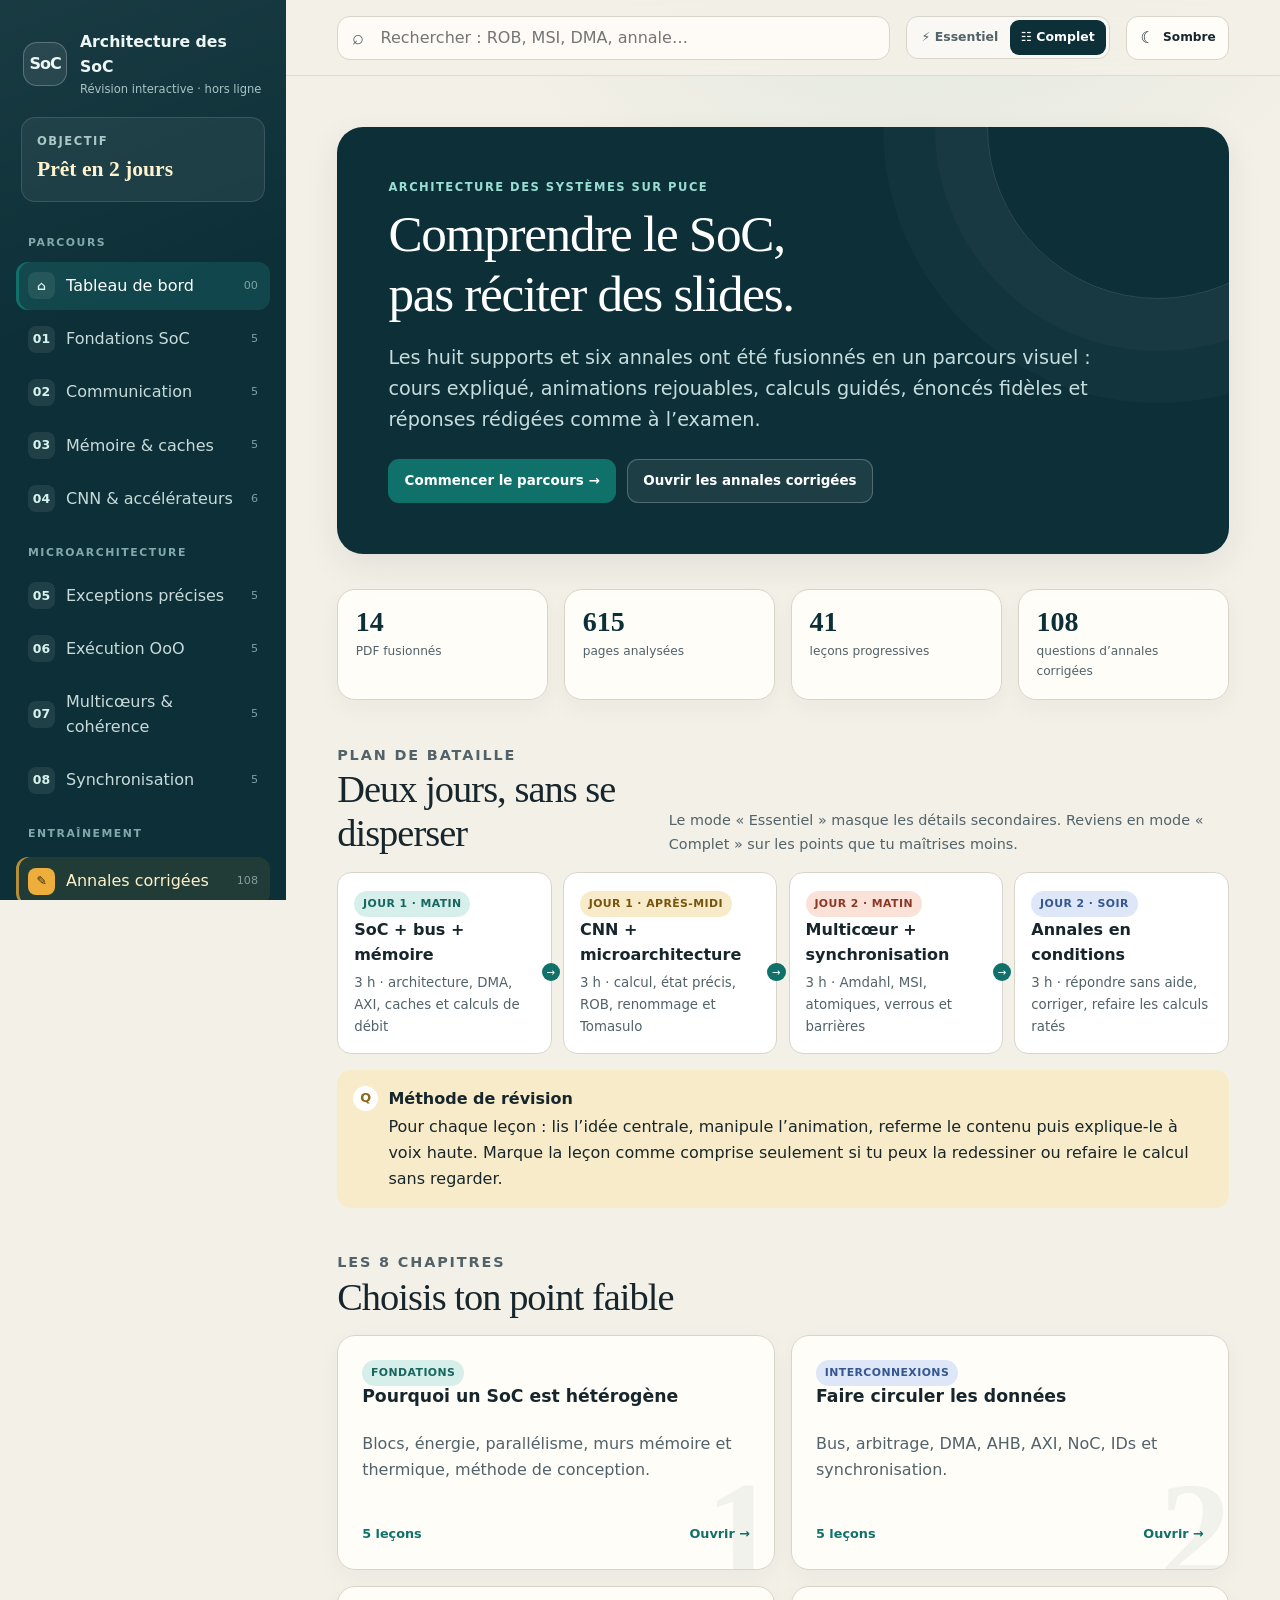
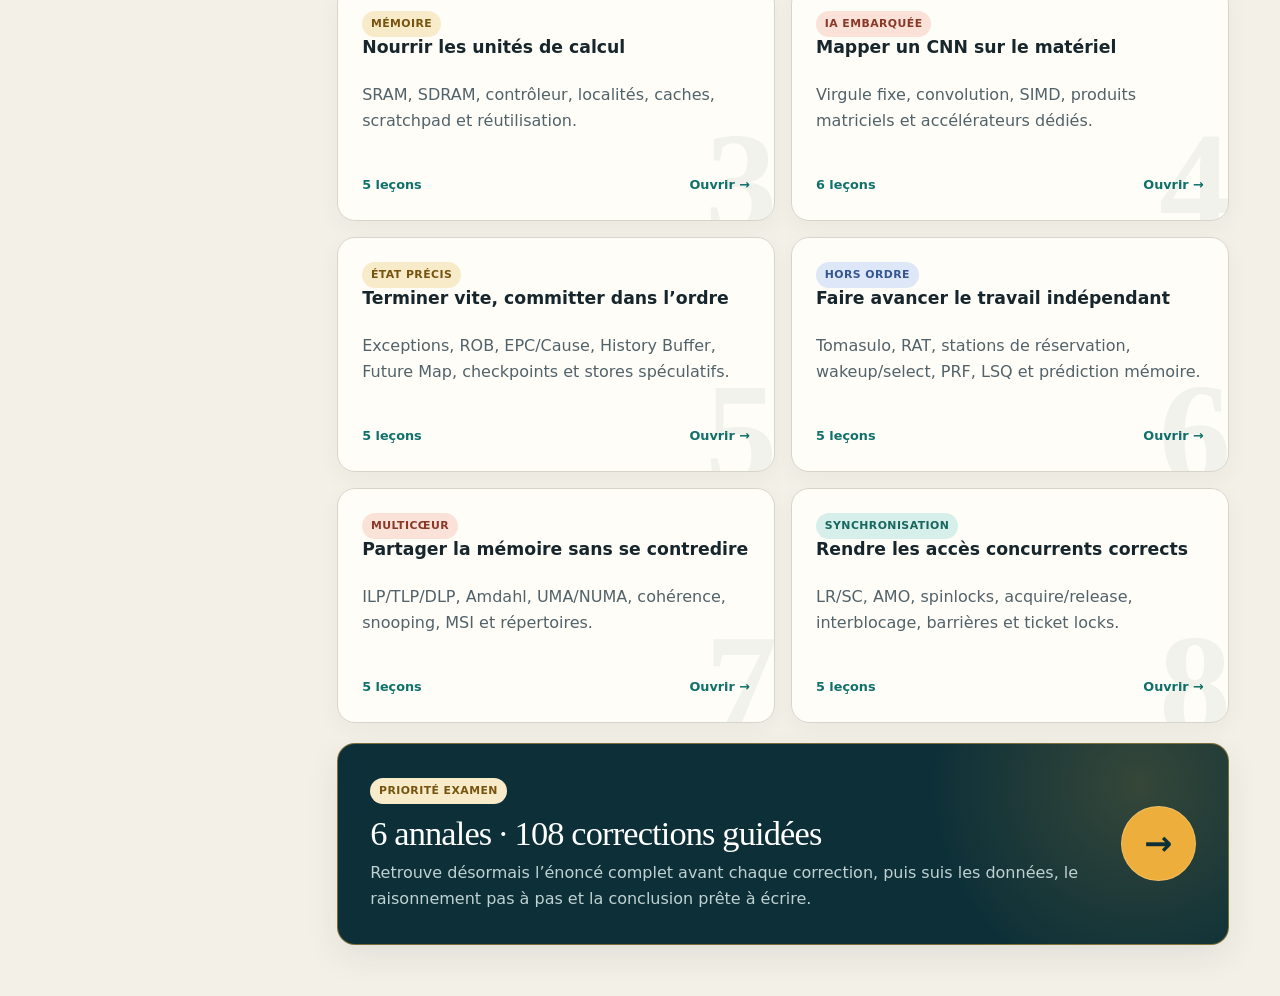
<file: OUVRIR_LE_COURS.html>
<!doctype html>
<html lang="fr">
<head>
  <meta charset="utf-8">
  <meta name="viewport" content="width=device-width, initial-scale=1">
  <meta http-equiv="refresh" content="0; url=revision-soc/index.html">
  <title>Ouvrir le cours interactif SoC</title>
  <script>window.location.replace("revision-soc/index.html");</script>
</head>
<body>
  <p>Ouverture du cours… <a href="revision-soc/index.html">Cliquez ici si la redirection ne démarre pas.</a></p>
</body>
</html>
</file>
<file: revision-soc/styles.css>
:root {
  --ink: #17262c;
  --ink-soft: #526269;
  --paper: #f3f0e7;
  --surface: #fffdf8;
  --surface-2: #ebe8df;
  --line: #d8d4ca;
  --deep: #0d3038;
  --deep-2: #123f48;
  --teal: #0f716a;
  --teal-soft: #d7efea;
  --coral: #b94b32;
  --coral-soft: #fae2d9;
  --gold: #edae3b;
  --gold-soft: #f8ebc9;
  --blue: #4a74bb;
  --blue-soft: #dee7f7;
  --green: #3d9368;
  --red: #c94e4e;
  --shadow: 0 12px 35px rgba(19, 42, 47, 0.08);
  --radius: 18px;
  --sidebar: 286px;
  --topbar-height: 76px;
}

* {
  box-sizing: border-box;
}

html {
  scroll-behavior: smooth;
}

.lesson {
  scroll-margin-top: 90px;
}

body {
  margin: 0;
  min-height: 100vh;
  color: var(--ink);
  background:
    radial-gradient(circle at 72% -10%, rgba(20, 143, 135, 0.13), transparent 33rem),
    var(--paper);
  font: 16px/1.62 "Aptos", "Segoe UI", system-ui, sans-serif;
}

button,
input,
select {
  font: inherit;
}

button,
a {
  -webkit-tap-highlight-color: transparent;
}

a {
  color: var(--teal);
}

button {
  color: inherit;
}

.skip-link {
  position: fixed;
  z-index: 1000;
  left: 1rem;
  top: -5rem;
  padding: 0.7rem 1rem;
  color: white;
  background: var(--deep);
  border-radius: 10px;
}

.skip-link:focus {
  top: 1rem;
}

.app-shell {
  min-height: 100vh;
}

.sidebar {
  position: fixed;
  inset: 0 auto 0 0;
  z-index: 30;
  width: var(--sidebar);
  display: flex;
  flex-direction: column;
  padding: 1.3rem 1rem;
  color: #edf6f4;
  background:
    linear-gradient(160deg, rgba(255,255,255,0.05), transparent 35%),
    var(--deep);
  overflow-y: auto;
}

.brand {
  display: flex;
  align-items: center;
  gap: 0.8rem;
  padding: 0.5rem 0.45rem 1.2rem;
}

.brand-mark {
  width: 44px;
  height: 44px;
  display: grid;
  place-items: center;
  flex: 0 0 auto;
  border: 1px solid rgba(255,255,255,0.24);
  border-radius: 14px;
  background: rgba(255,255,255,0.08);
  font-weight: 900;
  letter-spacing: -0.06em;
}

.brand strong,
.brand small {
  display: block;
}

.brand strong {
  font-size: 0.98rem;
}

.brand small {
  color: #a8c4c6;
  font-size: 0.72rem;
}

.exam-countdown {
  margin: 0 0.3rem 1rem;
  padding: 0.85rem 0.95rem;
  border: 1px solid rgba(255,255,255,0.12);
  border-radius: 14px;
  background: rgba(255,255,255,0.06);
}

.exam-countdown .eyebrow {
  color: #a9c8c7;
  margin-bottom: 0.1rem;
}

.exam-countdown strong {
  font-family: Georgia, Cambria, serif;
  font-size: 1.35rem;
  color: #fff4cf;
}

.side-nav {
  display: grid;
  gap: 0.28rem;
}

.nav-section-label {
  margin: 1rem 0.75rem 0.35rem;
  color: #82a9aa;
  font-size: 0.68rem;
  font-weight: 800;
  letter-spacing: 0.14em;
  text-transform: uppercase;
}

.nav-link {
  width: 100%;
  display: grid;
  grid-template-columns: 30px 1fr auto;
  align-items: center;
  gap: 0.5rem;
  padding: 0.68rem 0.75rem;
  border: 0;
  border-radius: 12px;
  color: #c9dada;
  background: transparent;
  text-align: left;
  cursor: pointer;
  transition: 160ms ease;
}

.nav-link:hover,
.nav-link:focus-visible {
  color: white;
  background: rgba(255,255,255,0.08);
}

.nav-link.active {
  color: white;
  background: rgba(41, 190, 176, 0.17);
  box-shadow: inset 3px 0 var(--teal);
}

.nav-icon {
  width: 27px;
  height: 27px;
  display: grid;
  place-items: center;
  border-radius: 8px;
  color: #d8f3ee;
  background: rgba(255,255,255,0.08);
  font-size: 0.78rem;
  font-weight: 900;
}

.nav-count {
  color: #7ea0a1;
  font-size: 0.7rem;
}

.sidebar-progress {
  margin-top: auto;
  padding: 1.2rem 0.45rem 0.25rem;
}

.progress-meta {
  display: flex;
  justify-content: space-between;
  color: #aac2c1;
  font-size: 0.75rem;
}

.progress-track {
  height: 7px;
  margin-top: 0.55rem;
  overflow: hidden;
  border-radius: 99px;
  background: rgba(255,255,255,0.11);
}

.progress-fill {
  width: 0;
  height: 100%;
  border-radius: inherit;
  background: linear-gradient(90deg, var(--teal), #7bd3bd);
  transition: width 300ms ease;
}

.main-shell {
  min-height: 100vh;
  margin-left: var(--sidebar);
}

.topbar {
  position: sticky;
  top: 0;
  z-index: 20;
  height: 76px;
  display: flex;
  align-items: center;
  gap: 1rem;
  padding: 0.8rem clamp(1rem, 4vw, 3.5rem);
  border-bottom: 1px solid rgba(18, 51, 57, 0.1);
  background: rgba(243, 240, 231, 0.9);
  backdrop-filter: blur(14px);
}

.mobile-menu {
  display: none;
  width: 42px;
  height: 42px;
  border: 1px solid var(--line);
  border-radius: 12px;
  background: var(--surface);
  cursor: pointer;
}

.search-wrap {
  position: relative;
  flex: 1;
  min-width: 0;
  max-width: 680px;
}

.search-wrap::before {
  content: "⌕";
  position: absolute;
  left: 0.9rem;
  top: 50%;
  transform: translateY(-52%);
  color: var(--ink-soft);
  font-size: 1.25rem;
}

#global-search {
  width: 100%;
  height: 44px;
  padding: 0 1rem 0 2.65rem;
  border: 1px solid var(--line);
  border-radius: 13px;
  color: var(--ink);
  background: rgba(255,253,248,0.85);
  outline: none;
}

#global-search:focus {
  border-color: var(--teal);
  box-shadow: 0 0 0 3px rgba(20,143,135,0.13);
}

.search-results {
  position: absolute;
  top: calc(100% + 0.5rem);
  left: 0;
  right: 0;
  display: none;
  max-height: 390px;
  padding: 0.45rem;
  overflow-y: auto;
  border: 1px solid var(--line);
  border-radius: 14px;
  background: var(--surface);
  box-shadow: var(--shadow);
}

.search-results.open {
  display: block;
}

.search-result {
  display: block;
  width: 100%;
  padding: 0.65rem 0.75rem;
  border: 0;
  border-radius: 10px;
  background: transparent;
  text-align: left;
  cursor: pointer;
}

.search-result:hover,
.search-result:focus-visible {
  background: var(--teal-soft);
}

.search-result strong,
.search-result small {
  display: block;
}

.search-result small {
  color: var(--ink-soft);
}

.mode-switch {
  display: inline-flex;
  flex: 0 0 auto;
  padding: 3px;
  border: 1px solid var(--line);
  border-radius: 12px;
  background: rgba(255,255,255,0.55);
}

.mode-btn {
  padding: 0.48rem 0.7rem;
  border: 0;
  border-radius: 9px;
  color: var(--ink-soft);
  background: transparent;
  font-size: 0.78rem;
  font-weight: 750;
  cursor: pointer;
}

.mode-btn.active {
  color: white;
  background: var(--deep);
}

.theme-toggle {
  height: 44px;
  display: inline-flex;
  align-items: center;
  justify-content: center;
  gap: 0.42rem;
  flex: 0 0 auto;
  padding: 0 0.75rem;
  border: 1px solid var(--line);
  border-radius: 12px;
  color: var(--ink);
  background: var(--surface);
  font-size: 0.76rem;
  font-weight: 800;
  cursor: pointer;
}

.theme-toggle:hover {
  border-color: var(--teal);
  background: var(--teal-soft);
}

.theme-toggle:focus-visible {
  outline: 3px solid rgba(20, 143, 135, 0.22);
  outline-offset: 2px;
}

.theme-icon {
  width: 1.1rem;
  font-size: 1rem;
  line-height: 1;
}

.content {
  width: min(1180px, 100%);
  margin: 0 auto;
  padding: clamp(1.5rem, 4vw, 3.7rem);
}

.course-panel {
  display: none;
  animation: panelIn 280ms ease both;
}

.course-panel.active {
  display: block;
}

@keyframes panelIn {
  from { opacity: 0; transform: translateY(6px); }
  to { opacity: 1; transform: translateY(0); }
}

.panel-hero {
  position: relative;
  margin-bottom: 2.2rem;
  padding: clamp(1.5rem, 4vw, 3.2rem);
  overflow: hidden;
  border-radius: 26px;
  color: white;
  background: var(--deep);
  box-shadow: var(--shadow);
}

.panel-hero::after {
  content: "";
  position: absolute;
  width: 340px;
  height: 340px;
  right: -100px;
  top: -170px;
  border: 1px solid rgba(255,255,255,0.12);
  border-radius: 50%;
  box-shadow: 0 0 0 52px rgba(255,255,255,0.025), 0 0 0 104px rgba(255,255,255,0.018);
}

.panel-hero > * {
  position: relative;
  z-index: 1;
}

.panel-hero.intro-hero { background: linear-gradient(130deg, #153e47, #0d3038); }
.panel-hero.infra-hero { background: linear-gradient(130deg, #233b62, #102e3d); }
.panel-hero.memory-hero { background: linear-gradient(130deg, #265244, #133d3c); }
.panel-hero.cnn-hero { background: linear-gradient(130deg, #513741, #203544); }
.panel-hero.exam-hero { background: linear-gradient(130deg, #3e304f, #15353e); }

.eyebrow {
  margin: 0 0 0.45rem;
  color: var(--teal);
  font-size: 0.72rem;
  font-weight: 850;
  letter-spacing: 0.13em;
  text-transform: uppercase;
}

.panel-hero .eyebrow {
  color: #99ddd3;
}

h1,
h2,
h3,
h4 {
  margin-top: 0;
  line-height: 1.16;
}

h1,
h2 {
  font-family: Georgia, Cambria, "Times New Roman", serif;
  letter-spacing: -0.025em;
}

h1 {
  max-width: 830px;
  margin-bottom: 0.7rem;
  font-size: clamp(2.15rem, 5vw, 4.7rem);
  font-weight: 500;
}

.panel-hero h1 {
  font-size: clamp(2rem, 4vw, 3.7rem);
}

.lead {
  max-width: 760px;
  color: var(--ink-soft);
  font-size: clamp(1rem, 1.6vw, 1.2rem);
}

.panel-hero .lead {
  color: #c6dcdd;
}

.hero-actions {
  display: flex;
  flex-wrap: wrap;
  gap: 0.7rem;
  margin-top: 1.5rem;
}

.btn {
  display: inline-flex;
  align-items: center;
  justify-content: center;
  gap: 0.45rem;
  min-height: 42px;
  padding: 0.62rem 0.95rem;
  border: 1px solid transparent;
  border-radius: 11px;
  color: white;
  background: var(--teal);
  text-decoration: none;
  font-size: 0.84rem;
  font-weight: 780;
  cursor: pointer;
  transition: transform 150ms ease, filter 150ms ease;
}

.btn:hover {
  filter: brightness(1.06);
  transform: translateY(-1px);
}

.btn.secondary {
  color: var(--ink);
  border-color: var(--line);
  background: var(--surface);
}

.panel-hero .btn.secondary {
  color: white;
  border-color: rgba(255,255,255,0.23);
  background: rgba(255,255,255,0.07);
}

.btn.ghost {
  color: var(--teal);
  border-color: rgba(20,143,135,0.3);
  background: transparent;
}

.stats-grid,
.course-grid,
.two-col,
.three-col,
.concept-grid {
  display: grid;
  gap: 1rem;
}

.stats-grid { grid-template-columns: repeat(4, 1fr); margin: 1.6rem 0 2.2rem; }
.course-grid { grid-template-columns: repeat(2, 1fr); }
.two-col { grid-template-columns: repeat(2, minmax(0, 1fr)); }
.three-col { grid-template-columns: repeat(3, minmax(0, 1fr)); }
.concept-grid { grid-template-columns: repeat(4, minmax(0, 1fr)); }

.stat,
.card,
.lesson,
.simulator,
.exam-card {
  border: 1px solid var(--line);
  border-radius: var(--radius);
  background: var(--surface);
  box-shadow: 0 7px 24px rgba(24, 45, 50, 0.045);
}

.stat {
  padding: 1.1rem;
}

.stat strong,
.stat span {
  display: block;
}

.stat strong {
  color: var(--deep);
  font-family: Georgia, Cambria, serif;
  font-size: 1.75rem;
  line-height: 1;
}

.stat span {
  margin-top: 0.4rem;
  color: var(--ink-soft);
  font-size: 0.76rem;
}

.card {
  padding: 1.25rem;
}

.card h3 {
  margin-bottom: 0.55rem;
  font-size: 1.08rem;
}

.card p:last-child,
.lesson p:last-child {
  margin-bottom: 0;
}

.course-card {
  position: relative;
  min-height: 235px;
  display: flex;
  flex-direction: column;
  padding: 1.5rem;
  overflow: hidden;
  cursor: pointer;
  transition: transform 180ms ease, box-shadow 180ms ease;
}

.course-card:hover {
  transform: translateY(-3px);
  box-shadow: var(--shadow);
}

.course-card::after {
  content: attr(data-number);
  position: absolute;
  right: -0.2rem;
  bottom: -2.25rem;
  color: rgba(13,48,56,0.055);
  font: 900 9rem/1 Georgia, serif;
}

.course-card .tag {
  width: fit-content;
}

.course-card p {
  color: var(--ink-soft);
}

.course-card .card-footer {
  display: flex;
  justify-content: space-between;
  align-items: center;
  margin-top: auto;
  padding-top: 1rem;
  color: var(--teal);
  font-size: 0.8rem;
  font-weight: 800;
}

.tag {
  display: inline-flex;
  align-items: center;
  gap: 0.3rem;
  padding: 0.25rem 0.55rem;
  border-radius: 99px;
  color: #17665f;
  background: var(--teal-soft);
  font-size: 0.68rem;
  font-weight: 850;
  letter-spacing: 0.04em;
  text-transform: uppercase;
}

.tag.coral { color: #8a3928; background: var(--coral-soft); }
.tag.gold { color: #76540f; background: var(--gold-soft); }
.tag.blue { color: #35568f; background: var(--blue-soft); }

.section-heading {
  display: flex;
  align-items: end;
  justify-content: space-between;
  gap: 1rem;
  margin: 2.7rem 0 1rem;
}

.section-heading h2 {
  margin: 0;
  font-size: clamp(1.75rem, 3vw, 2.55rem);
  font-weight: 500;
}

.section-heading p {
  max-width: 560px;
  margin: 0;
  color: var(--ink-soft);
  font-size: 0.9rem;
}

.lesson {
  margin-bottom: 1.15rem;
  overflow: hidden;
}

.lesson-head {
  display: flex;
  align-items: flex-start;
  gap: 0.85rem;
  padding: 1.2rem 1.25rem 0.9rem;
}

.lesson-index {
  width: 37px;
  height: 37px;
  display: grid;
  place-items: center;
  flex: 0 0 auto;
  border-radius: 11px;
  color: white;
  background: var(--deep);
  font-size: 0.76rem;
  font-weight: 900;
}

.lesson-title-wrap {
  min-width: 0;
  flex: 1;
}

.lesson-title-wrap h2,
.lesson-title-wrap h3 {
  margin: 0 0 0.25rem;
  font-family: inherit;
  font-size: 1.28rem;
  font-weight: 800;
  letter-spacing: -0.01em;
}

.lesson-title-wrap p {
  margin: 0;
  color: var(--ink-soft);
  font-size: 0.82rem;
}

.complete-btn {
  width: 39px;
  height: 39px;
  display: grid;
  place-items: center;
  flex: 0 0 auto;
  border: 1px solid var(--line);
  border-radius: 12px;
  color: transparent;
  background: white;
  cursor: pointer;
}

.complete-btn::after {
  content: "✓";
  color: #aab1ae;
  font-weight: 900;
}

.complete-btn.done {
  border-color: var(--green);
  background: #e3f3e9;
}

.complete-btn.done::after {
  color: var(--green);
}

.lesson-body {
  padding: 0 1.25rem 1.25rem;
}

.lesson-source {
  display: flex;
  flex-wrap: wrap;
  align-items: center;
  gap: 0.5rem;
  margin-top: 1.15rem;
  padding-top: 0.8rem;
  border-top: 1px dashed var(--line);
  color: var(--ink-soft);
  font-size: 0.72rem;
}

.lesson-source a {
  font-weight: 750;
  text-decoration: none;
}

.core-idea,
.warning,
.exam-tip,
.intuition {
  position: relative;
  margin: 1rem 0;
  padding: 1rem 1.05rem 1rem 3.2rem;
  border-radius: 14px;
}

.core-idea::before,
.warning::before,
.exam-tip::before,
.intuition::before {
  position: absolute;
  left: 1rem;
  top: 1rem;
  width: 1.55rem;
  height: 1.55rem;
  display: grid;
  place-items: center;
  border-radius: 50%;
  font-size: 0.8rem;
  font-weight: 900;
}

.core-idea { background: var(--teal-soft); }
.core-idea::before { content: "●"; color: var(--teal); background: white; }
.warning { background: var(--coral-soft); }
.warning::before { content: "!"; color: var(--coral); background: white; }
.exam-tip { background: var(--gold-soft); }
.exam-tip::before { content: "Q"; color: #8b681b; background: white; }
.intuition { background: var(--blue-soft); }
.intuition::before { content: "i"; color: var(--blue); background: white; }

.core-idea strong,
.warning strong,
.exam-tip strong,
.intuition strong {
  display: block;
  margin-bottom: 0.15rem;
}

.clean-list {
  margin: 0.65rem 0;
  padding-left: 1.2rem;
}

.clean-list li {
  margin: 0.3rem 0;
}

.compare-table {
  width: 100%;
  border-collapse: separate;
  border-spacing: 0;
  overflow: hidden;
  border: 1px solid var(--line);
  border-radius: 13px;
  font-size: 0.84rem;
}

.compare-table th,
.compare-table td {
  padding: 0.7rem 0.75rem;
  border-bottom: 1px solid var(--line);
  text-align: left;
  vertical-align: top;
}

.compare-table th {
  color: var(--deep);
  background: #e9eee9;
  font-size: 0.74rem;
  text-transform: uppercase;
  letter-spacing: 0.04em;
}

.compare-table tr:last-child td {
  border-bottom: 0;
}

.table-scroll {
  overflow-x: auto;
}

.formula {
  display: block;
  margin: 0.85rem 0;
  padding: 0.85rem 1rem;
  overflow-x: auto;
  border: 1px solid #cce1dc;
  border-radius: 12px;
  color: var(--deep);
  background: #eff8f5;
  font: 600 1.02rem/1.5 Cambria, Georgia, serif;
  text-align: center;
}

.formula .sub {
  font-size: 0.8em;
  vertical-align: sub;
}

.formula .sup {
  font-size: 0.75em;
  vertical-align: super;
}

.simulator {
  padding: 1.2rem;
  background:
    linear-gradient(145deg, rgba(20,143,135,0.045), transparent 50%),
    var(--surface);
}

.simulator-head {
  display: flex;
  align-items: flex-start;
  justify-content: space-between;
  gap: 1rem;
  margin-bottom: 1rem;
}

.simulator-head h3 {
  margin: 0 0 0.2rem;
  font-size: 1.05rem;
}

.simulator-head p {
  margin: 0;
  color: var(--ink-soft);
  font-size: 0.78rem;
}

.controls {
  display: grid;
  gap: 0.75rem;
}

.control-row {
  display: grid;
  grid-template-columns: 120px 1fr 70px;
  align-items: center;
  gap: 0.75rem;
  font-size: 0.78rem;
}

.control-row output {
  padding: 0.25rem 0.4rem;
  border-radius: 7px;
  color: var(--deep);
  background: var(--surface-2);
  font-weight: 800;
  text-align: center;
}

input[type="range"] {
  accent-color: var(--teal);
}

.big-result {
  margin-top: 1rem;
  padding: 1rem;
  border-radius: 13px;
  color: white;
  background: var(--deep);
}

.big-result span,
.big-result strong {
  display: block;
}

.big-result span {
  color: #a8c7c7;
  font-size: 0.72rem;
  text-transform: uppercase;
  letter-spacing: 0.09em;
}

.big-result strong {
  margin-top: 0.15rem;
  font: 500 1.7rem/1.2 Georgia, serif;
}

.soc-diagram {
  position: relative;
  min-height: 360px;
  padding: 1rem;
  overflow: hidden;
  border: 1px solid var(--line);
  border-radius: 18px;
  background: #e9efeb;
}

.soc-bus {
  position: absolute;
  left: 8%;
  right: 8%;
  top: 52%;
  height: 16px;
  border-radius: 99px;
  background: var(--deep);
}

.soc-block {
  position: absolute;
  min-width: 90px;
  padding: 0.75rem;
  border: 2px solid transparent;
  border-radius: 13px;
  background: white;
  box-shadow: 0 4px 14px rgba(0,0,0,0.08);
  text-align: center;
  font-size: 0.75rem;
  font-weight: 850;
  cursor: pointer;
  transition: 180ms ease;
}

.soc-block:hover,
.soc-block.active {
  border-color: var(--coral);
  transform: translateY(-2px);
}

.soc-block.cpu { left: 7%; top: 13%; }
.soc-block.dsp { left: 35%; top: 13%; }
.soc-block.memory { right: 7%; top: 13%; }
.soc-block.accel { left: 15%; bottom: 9%; }
.soc-block.analog { left: 43%; bottom: 9%; }
.soc-block.io { right: 7%; bottom: 9%; }

.data-pulse {
  position: absolute;
  z-index: 2;
  top: calc(52% + 3px);
  left: 10%;
  width: 10px;
  height: 10px;
  border-radius: 50%;
  background: var(--gold);
  box-shadow: 0 0 0 5px rgba(237,174,59,0.2);
  animation: busPulse 3.4s ease-in-out infinite;
}

@keyframes busPulse {
  0% { left: 10%; opacity: 0; }
  10% { opacity: 1; }
  90% { opacity: 1; }
  100% { left: 86%; opacity: 0; }
}

.soc-explain {
  min-height: 70px;
  margin-top: 0.8rem;
  padding: 0.75rem 0.85rem;
  border-radius: 12px;
  color: var(--ink-soft);
  background: var(--surface-2);
  font-size: 0.8rem;
}

.timeline {
  display: grid;
  grid-template-columns: repeat(4, 1fr);
  gap: 0.7rem;
  margin: 1rem 0;
}

.timeline-step {
  position: relative;
  padding: 1rem;
  border: 1px solid var(--line);
  border-radius: 14px;
  background: white;
}

.timeline-step:not(:last-child)::after {
  content: "→";
  position: absolute;
  right: -0.58rem;
  top: 50%;
  z-index: 2;
  width: 1.15rem;
  height: 1.15rem;
  display: grid;
  place-items: center;
  border-radius: 50%;
  color: white;
  background: var(--teal);
  font-size: 0.65rem;
}

.timeline-step strong,
.timeline-step small {
  display: block;
}

.timeline-step small {
  color: var(--ink-soft);
  margin-top: 0.25rem;
}

.bus-stage {
  position: relative;
  min-height: 290px;
  overflow: hidden;
  border-radius: 16px;
  background: #e7ece9;
}

.bus-line {
  position: absolute;
  left: 12%;
  right: 12%;
  top: 51%;
  height: 12px;
  border-radius: 99px;
  background: var(--deep);
}

.bus-node {
  position: absolute;
  z-index: 2;
  width: 92px;
  padding: 0.65rem;
  border: 2px solid white;
  border-radius: 12px;
  background: white;
  box-shadow: 0 4px 14px rgba(0,0,0,0.08);
  text-align: center;
  font-size: 0.74rem;
  font-weight: 850;
}

.bus-node.m0 { left: 7%; top: 12%; }
.bus-node.m1 { left: calc(50% - 46px); top: 12%; }
.bus-node.m2 { right: 7%; top: 12%; }
.bus-node.slave { left: calc(50% - 46px); bottom: 10%; }
.bus-node.granted { border-color: var(--gold); box-shadow: 0 0 0 4px rgba(237,174,59,0.22); }

.request-controls {
  display: flex;
  flex-wrap: wrap;
  gap: 0.6rem;
  margin: 0.8rem 0;
}

.toggle-chip {
  padding: 0.46rem 0.7rem;
  border: 1px solid var(--line);
  border-radius: 99px;
  background: white;
  font-size: 0.75rem;
  font-weight: 800;
  cursor: pointer;
}

.toggle-chip.on {
  color: white;
  border-color: var(--coral);
  background: var(--coral);
}

.axi-visual {
  display: grid;
  grid-template-columns: 90px 1fr 90px;
  gap: 0.65rem;
  align-items: center;
  min-height: 290px;
  padding: 1rem 0;
}

.axi-endpoint {
  padding: 1.2rem 0.4rem;
  border-radius: 13px;
  color: white;
  background: var(--deep);
  text-align: center;
  font-size: 0.75rem;
  font-weight: 900;
}

.axi-channels {
  display: grid;
  gap: 0.45rem;
}

.axi-channel {
  position: relative;
  height: 38px;
  display: flex;
  align-items: center;
  padding: 0 0.7rem;
  overflow: hidden;
  border-radius: 10px;
  color: #304248;
  background: #dfe7e5;
  font-size: 0.7rem;
  font-weight: 850;
}

.axi-channel.reverse {
  justify-content: flex-end;
}

.axi-channel.active {
  color: #164e49;
  background: var(--teal-soft);
}

.axi-token {
  position: absolute;
  width: 12px;
  height: 12px;
  left: 4px;
  border-radius: 50%;
  background: var(--teal);
  opacity: 0;
}

.axi-channel.active .axi-token {
  animation: axiForward 1.25s ease-in-out infinite;
}

.axi-channel.reverse.active .axi-token {
  animation-name: axiReverse;
}

@keyframes axiForward {
  0% { left: 3%; opacity: 0; }
  15%, 85% { opacity: 1; }
  100% { left: 94%; opacity: 0; }
}

@keyframes axiReverse {
  0% { left: 94%; opacity: 0; }
  15%, 85% { opacity: 1; }
  100% { left: 3%; opacity: 0; }
}

.memory-pyramid {
  max-width: 620px;
  display: grid;
  gap: 0.45rem;
  margin: 1rem auto;
  text-align: center;
}

.memory-level {
  margin: 0 auto;
  padding: 0.7rem 1rem;
  border-radius: 9px;
  color: white;
  background: var(--deep);
  font-size: 0.78rem;
  font-weight: 850;
  cursor: pointer;
  transition: 160ms ease;
}

.memory-level:hover,
.memory-level.active {
  transform: scale(1.025);
  background: var(--teal);
}

.memory-level:nth-child(1) { width: 28%; }
.memory-level:nth-child(2) { width: 45%; }
.memory-level:nth-child(3) { width: 62%; }
.memory-level:nth-child(4) { width: 78%; }
.memory-level:nth-child(5) { width: 94%; }

.sdram-grid {
  display: grid;
  grid-template-columns: repeat(8, 1fr);
  gap: 4px;
  padding: 0.75rem;
  border-radius: 14px;
  background: #dfe7e5;
}

.dram-cell {
  aspect-ratio: 1;
  display: grid;
  place-items: center;
  border-radius: 4px;
  color: #6b7d7e;
  background: white;
  font-size: 0.62rem;
  transition: 180ms ease;
}

.dram-cell.row-open { background: var(--gold-soft); color: #745717; }
.dram-cell.column-selected { box-shadow: inset 0 0 0 2px var(--coral); animation: dramWait 700ms ease-in-out infinite alternate; }
.dram-cell.word-read { background: var(--teal); color: white; transform: scale(1.08); }

@keyframes dramWait {
  from { transform: scale(0.96); }
  to { transform: scale(1.07); }
}

.dram-steps {
  display: grid;
  grid-template-columns: repeat(5, 1fr);
  gap: 0.4rem;
  margin-top: 0.8rem;
}

.dram-step {
  padding: 0.55rem;
  border: 1px solid var(--line);
  border-radius: 9px;
  color: var(--ink-soft);
  background: white;
  font-size: 0.7rem;
  text-align: center;
}

.dram-step.active {
  color: white;
  border-color: var(--teal);
  background: var(--teal);
}

.cache-address {
  display: grid;
  grid-template-columns: 1.5fr 1fr 0.8fr;
  margin: 0.9rem 0;
  overflow: hidden;
  border: 2px solid var(--deep);
  border-radius: 11px;
  text-align: center;
  font-size: 0.73rem;
  font-weight: 850;
}

.cache-address > span {
  padding: 0.55rem 0.3rem;
}

.cache-address .tagbits { background: var(--coral-soft); }
.cache-address .indexbits { background: var(--teal-soft); }
.cache-address .offsetbits { background: var(--gold-soft); }

.cache-sets {
  display: grid;
  gap: 0.4rem;
  margin-top: 0.8rem;
}

.cache-set {
  display: grid;
  grid-template-columns: 70px repeat(var(--ways, 2), 1fr);
  gap: 0.35rem;
  align-items: stretch;
}

.set-label,
.cache-line {
  min-height: 42px;
  display: grid;
  place-items: center;
  padding: 0.35rem;
  border-radius: 8px;
  font-size: 0.66rem;
}

.set-label { color: white; background: var(--deep); font-weight: 850; }
.cache-line { border: 1px solid var(--line); background: white; color: var(--ink-soft); }
.cache-line.hit { border-color: var(--green); background: #def2e5; color: #226445; }
.cache-line.miss { border-color: var(--coral); background: var(--coral-soft); color: #8a3928; }

.conv-layout {
  display: grid;
  grid-template-columns: minmax(220px, 1fr) minmax(150px, 0.6fr);
  gap: 1rem;
  align-items: center;
}

.pixel-grid {
  --size: 5;
  display: grid;
  grid-template-columns: repeat(var(--size), 1fr);
  gap: 4px;
  padding: 0.55rem;
  border-radius: 14px;
  background: #dfe7e5;
}

.pixel {
  position: relative;
  aspect-ratio: 1;
  display: grid;
  place-items: center;
  border-radius: 6px;
  color: var(--ink);
  background: white;
  font-size: 0.72rem;
  font-weight: 750;
  transition: 180ms ease;
}

.pixel.window {
  color: #0c554d;
  background: var(--teal-soft);
  box-shadow: inset 0 0 0 2px var(--teal);
}

.pixel.center {
  color: white;
  background: var(--coral);
  box-shadow: inset 0 0 0 2px #9f432f;
}

.kernel-grid {
  display: grid;
  grid-template-columns: repeat(3, 1fr);
  gap: 4px;
  padding: 0.5rem;
  border-radius: 13px;
  background: var(--deep);
}

.kernel-cell {
  aspect-ratio: 1;
  display: grid;
  place-items: center;
  border-radius: 5px;
  color: white;
  background: rgba(255,255,255,0.12);
  font-size: 0.72rem;
  font-weight: 800;
}

.kernel-cell.active {
  color: var(--deep);
  background: var(--gold);
}

.pipeline-strip {
  display: flex;
  gap: 0.5rem;
  align-items: stretch;
  overflow-x: auto;
  padding: 0.5rem 0 0.8rem;
}

.pipeline-block {
  min-width: 130px;
  position: relative;
  padding: 0.9rem;
  border: 1px solid var(--line);
  border-radius: 12px;
  background: white;
  text-align: center;
}

.pipeline-block:not(:last-child)::after {
  content: "→";
  position: absolute;
  right: -0.55rem;
  top: 38%;
  z-index: 2;
  color: var(--teal);
  font-weight: 900;
}

.pipeline-block strong,
.pipeline-block small {
  display: block;
}

.pipeline-block small {
  margin-top: 0.25rem;
  color: var(--ink-soft);
}

.cnn-animation-flow,
.matrix-flow {
  display: flex;
  align-items: center;
  justify-content: center;
  gap: 1rem;
  margin: 1rem 0;
}

.cnn-grid-figure,
.matrix-operand {
  margin: 0;
  text-align: center;
}

.cnn-grid-figure figcaption,
.matrix-operand figcaption {
  margin-bottom: 0.45rem;
  color: var(--ink-soft);
  font-size: 0.72rem;
  font-weight: 850;
}

.flow-arrow,
.matrix-operator {
  color: var(--teal);
  font-size: 1.45rem;
  font-weight: 950;
}

.pool-grid,
.matrix-grid {
  display: grid;
  grid-template-columns: repeat(var(--grid-cols), minmax(30px, 1fr));
  gap: 4px;
  padding: 0.45rem;
  border-radius: 12px;
  background: #dfe7e5;
}

.pool-grid { width: min(210px, 43vw); }
.pool-output { width: min(120px, 28vw); }

.pool-cell,
.matrix-cell {
  min-width: 30px;
  aspect-ratio: 1;
  display: grid;
  place-items: center;
  border: 2px solid transparent;
  border-radius: 6px;
  color: var(--ink-soft);
  background: white;
  font-size: 0.73rem;
  font-weight: 850;
  transition: 180ms ease;
}

.pool-cell.active-window {
  color: #0b504b;
  border-color: var(--teal);
  background: var(--teal-soft);
}

.pool-cell.pool-max {
  color: #563700;
  border-color: #a66c00;
  background: var(--gold);
  transform: scale(1.08);
}

.pool-output .pool-cell { opacity: 0.35; }
.pool-output .pool-cell.revealed { color: white; background: var(--teal); opacity: 1; }
.pool-output .pool-cell.current { box-shadow: 0 0 0 4px rgba(15, 113, 106, 0.2); transform: scale(1.06); }

.cnn-step-copy {
  min-height: 70px;
  display: grid;
  align-content: center;
  gap: 0.15rem;
  padding: 0.75rem 0.9rem;
  border-left: 4px solid var(--teal);
  border-radius: 0 10px 10px 0;
  background: var(--teal-soft);
}

.cnn-step-copy span {
  color: #315b58;
  font-size: 0.73rem;
  font-weight: 800;
}

.cnn-step-copy strong {
  overflow-wrap: anywhere;
  font-family: "Cascadia Code", Consolas, monospace;
  font-size: 0.78rem;
}

.cnn-animation-pair { align-items: start; }

.simd-lanes {
  display: grid;
  gap: 0.45rem;
  margin: 1rem 0;
}

.simd-lane {
  display: grid;
  grid-template-columns: 32px repeat(5, minmax(20px, auto));
  gap: 0.35rem;
  align-items: center;
  padding: 0.55rem;
  border: 1px solid var(--line);
  border-radius: 9px;
  background: white;
  font-family: "Cascadia Code", Consolas, monospace;
  font-size: 0.72rem;
  transition: 180ms ease;
}

.lane-name {
  color: var(--ink-soft);
  font-weight: 900;
}

.lane-input,
.lane-weight,
.lane-product,
.lane-acc,
.simd-broadcast strong {
  padding: 0.15rem 0.25rem;
  border-radius: 5px;
  text-align: center;
  transition: 180ms ease;
}

.lane-product {
  opacity: 0;
  transform: scale(0.8);
}

.lane-product.revealed {
  opacity: 1;
  transform: scale(1);
}

.active-value {
  color: white !important;
  background: var(--teal);
  box-shadow: 0 0 0 3px rgba(15, 113, 106, 0.16);
}

.simd-lane.executing {
  border-color: var(--gold);
  background: var(--gold-soft);
}

.simd-lane.reducing { transform: translateX(4px); }

.simd-reduction {
  display: grid;
  grid-template-columns: 1fr 1fr auto minmax(58px, auto);
  gap: 0.4rem;
  align-items: center;
  min-height: 48px;
  margin: 0.6rem 0;
}

.reduce-node,
.reduce-accumulator {
  padding: 0.4rem;
  border: 1px solid var(--line);
  border-radius: 7px;
  background: white;
  font: 750 0.65rem/1.3 "Cascadia Code", Consolas, monospace;
  text-align: center;
  opacity: 0;
  transform: translateY(5px);
  transition: 180ms ease;
}

.reduce-node.revealed,
.reduce-accumulator.revealed {
  opacity: 1;
  transform: translateY(0);
}

.reduce-arrow {
  color: var(--teal);
  font-weight: 950;
}

.simd-broadcast {
  display: flex;
  align-items: center;
  justify-content: space-between;
  gap: 0.75rem;
  margin: 1rem 0 0.6rem;
  padding: 0.6rem 0.75rem;
  border-radius: 9px;
  color: var(--ink-soft);
  background: var(--surface-2);
  font-size: 0.72rem;
}

.matrix-flow {
  align-items: flex-end;
  overflow-x: auto;
  padding: 0.3rem 0 0.7rem;
}

.matrix-grid { min-width: 92px; }
.matrix-accumulator { background: var(--deep); }
.matrix-cell.tile-first { color: #0b504b; border-color: var(--teal); background: var(--teal-soft); }
.matrix-cell.tile-second { color: #6e2d1d; border-color: var(--coral); background: var(--coral-soft); }
.matrix-accumulator .matrix-cell.partial-first { color: white; background: var(--teal); }
  .matrix-accumulator .matrix-cell.partial-second { color: white; background: var(--coral); font-size: 0.62rem; }
.matrix-accumulator .matrix-cell.complete { color: var(--deep); background: var(--gold); transform: scale(1.04); }

.matrix-legend {
  display: flex;
  flex-wrap: wrap;
  gap: 0.9rem;
  margin: 0.6rem 0;
  color: var(--ink-soft);
  font-size: 0.7rem;
}

.matrix-swatch {
  width: 11px;
  height: 11px;
  display: inline-block;
  margin-right: 0.3rem;
  border-radius: 3px;
  vertical-align: -1px;
}

.matrix-swatch.first { background: var(--teal); }
.matrix-swatch.second { background: var(--coral); }

.matrix-cube {
  position: relative;
  min-height: 290px;
  display: grid;
  place-items: center;
  overflow: hidden;
  border-radius: 16px;
  color: white;
  background: var(--deep);
}

.cube-core {
  width: 130px;
  height: 130px;
  display: grid;
  grid-template-columns: repeat(4, 1fr);
  gap: 4px;
  padding: 10px;
  transform: rotate(45deg);
  border: 1px solid rgba(255,255,255,0.3);
  background: rgba(255,255,255,0.06);
}

.cube-core span {
  border-radius: 4px;
  background: var(--teal);
  animation: macGlow 1.7s ease-in-out infinite alternate;
}

.cube-core span:nth-child(3n) { animation-delay: 0.3s; }
.cube-core span:nth-child(4n) { animation-delay: 0.65s; }

@keyframes macGlow {
  from { opacity: 0.3; transform: scale(0.82); }
  to { opacity: 1; transform: scale(1); }
}

.cube-label {
  position: absolute;
  bottom: 1rem;
  left: 1rem;
  right: 1rem;
  color: #b8d2d2;
  text-align: center;
  font-size: 0.75rem;
}

/* -------------------------------------------------------------------------
   Cours avancés : exceptions précises, OoO, multicœur et synchronisation
   ------------------------------------------------------------------------- */

.panel-hero.precise-hero {
  background: linear-gradient(130deg, #3e325e, #173b4b 72%);
}

.panel-hero.ooo-hero {
  background: linear-gradient(130deg, #25476f, #102f42 72%);
}

.panel-hero.multicore-hero {
  background: linear-gradient(130deg, #275848, #12383d 72%);
}

.panel-hero.sync-hero {
  background: linear-gradient(130deg, #6a4931, #243843 72%);
}

.panel-hero.annales-hero {
  background: linear-gradient(130deg, #543249, #173740 72%);
}

.exam-nav {
  margin-block: 0.25rem;
  color: #fff1c7;
  background: rgba(237, 174, 59, 0.09);
  box-shadow: inset 3px 0 rgba(237, 174, 59, 0.72);
}

.exam-nav .nav-icon {
  color: #39290b;
  background: var(--gold);
}

.exam-nav:hover,
.exam-nav:focus-visible,
.exam-nav.active {
  color: white;
  background: rgba(237, 174, 59, 0.17);
  box-shadow: inset 3px 0 var(--gold);
}

.annals-callout {
  position: relative;
  display: grid;
  grid-template-columns: minmax(0, 1fr) auto;
  align-items: center;
  gap: 1rem;
  margin-top: 1.25rem;
  padding: clamp(1.25rem, 3vw, 2rem);
  overflow: hidden;
  border: 1px solid rgba(237, 174, 59, 0.48);
  border-radius: var(--radius);
  color: white;
  background:
    radial-gradient(circle at 90% 20%, rgba(237, 174, 59, 0.18), transparent 13rem),
    var(--deep);
  box-shadow: var(--shadow);
  cursor: pointer;
  transition: transform 180ms ease, box-shadow 180ms ease;
}

.annals-callout:hover,
.annals-callout:focus-visible {
  outline: none;
  transform: translateY(-3px);
  box-shadow: 0 17px 42px rgba(19, 42, 47, 0.16);
}

.annals-callout h2 {
  margin: 0.65rem 0 0.35rem;
  color: white;
  font-size: clamp(1.45rem, 3vw, 2.15rem);
  font-weight: 500;
}

.annals-callout p {
  max-width: 760px;
  margin: 0;
  color: #bfd1d2;
}

.annals-arrow {
  width: clamp(3rem, 7vw, 4.7rem);
  aspect-ratio: 1;
  display: grid;
  place-items: center;
  border: 1px solid rgba(255,255,255,0.2);
  border-radius: 50%;
  color: var(--deep);
  background: var(--gold);
  font-size: clamp(1.4rem, 3vw, 2.1rem);
  font-weight: 900;
  transition: transform 180ms ease;
}

.annals-callout:hover .annals-arrow,
.annals-callout:focus-visible .annals-arrow {
  transform: translateX(4px);
}

code,
.code-block {
  font-family: "Cascadia Code", "SFMono-Regular", Consolas, monospace;
}

:not(pre) > code {
  padding: 0.1em 0.35em;
  border: 1px solid rgba(13, 48, 56, 0.1);
  border-radius: 5px;
  color: #174d50;
  background: #e8f1ee;
  font-size: 0.86em;
  overflow-wrap: anywhere;
}

.code-block {
  max-width: 100%;
  margin: 0.85rem 0;
  padding: 1rem 1.1rem;
  overflow: auto;
  border: 1px solid rgba(136, 183, 180, 0.27);
  border-radius: 13px;
  color: #e6f2ef;
  background: #102f37;
  box-shadow: inset 4px 0 var(--teal);
  font-size: clamp(0.68rem, 1.5vw, 0.79rem);
  line-height: 1.65;
  tab-size: 2;
  white-space: pre;
}

.code-block code {
  color: inherit;
  background: transparent;
}

.metric {
  display: block;
  margin-bottom: 0.35rem;
  color: var(--teal);
  font: 500 clamp(1.75rem, 4vw, 2.55rem)/1 Georgia, serif;
}

.sim-status {
  min-height: 2.8rem;
  display: flex;
  align-items: center;
  margin: 0.9rem 0 0.6rem;
  padding: 0.7rem 0.85rem;
  border-left: 4px solid var(--teal);
  border-radius: 0 10px 10px 0;
  color: #28494b;
  background: var(--teal-soft);
  font-size: 0.78rem;
  font-weight: 720;
}

.simulator .btn:disabled {
  opacity: 0.45;
  filter: grayscale(0.25);
  cursor: not-allowed;
  transform: none;
}

/* Frontière précise et mini-ROB */

.instruction-stack,
.rob-track {
  display: grid;
  grid-template-columns: repeat(4, minmax(0, 1fr));
  gap: 0.55rem;
}

.precision-inst,
.rob-slot {
  position: relative;
  min-width: 0;
  min-height: 98px;
  display: grid;
  align-content: center;
  gap: 0.15rem;
  padding: 0.75rem;
  overflow: hidden;
  border: 1px solid var(--line);
  border-radius: 11px;
  background: white;
  transition: border-color 240ms ease, background 240ms ease, opacity 240ms ease, transform 240ms ease, box-shadow 240ms ease;
}

.precision-inst:not(:last-child)::after,
.rob-slot:not(:last-child)::after {
  content: "";
  position: absolute;
  z-index: 2;
  width: 0.55rem;
  height: 2px;
  right: -0.55rem;
  top: 50%;
  background: var(--line);
}

.precision-inst span,
.rob-slot span {
  color: var(--ink-soft);
  font-size: 0.64rem;
  font-weight: 850;
  letter-spacing: 0.06em;
  text-transform: uppercase;
}

.precision-inst strong,
.rob-slot strong {
  overflow-wrap: anywhere;
  color: var(--deep);
  font-size: 0.79rem;
}

.precision-inst small,
.rob-slot small {
  color: var(--ink-soft);
  font-size: 0.65rem;
}

.precision-inst.old {
  box-shadow: inset 3px 0 var(--teal);
}

.precision-inst.fault {
  box-shadow: inset 3px 0 var(--coral);
}

.precision-inst.young {
  box-shadow: inset 3px 0 var(--blue);
}

.precision-inst.completed,
.rob-slot.ready {
  border-color: #84b29a;
  background: #e7f4eb;
  box-shadow: inset 0 0 0 1px rgba(61,147,104,0.24);
  transform: translateY(-3px);
}

.precision-inst.completed::before,
.rob-slot.ready::before {
  content: "prête";
  position: absolute;
  right: 0.35rem;
  top: 0.3rem;
  color: var(--green);
  font-size: 0.55rem;
  font-weight: 900;
  text-transform: uppercase;
}

.precision-inst.exception-head,
.rob-slot.faulty {
  border-color: var(--coral);
  background: var(--coral-soft);
  box-shadow: 0 0 0 4px rgba(185,75,50,0.12);
  animation: faultPulse 950ms ease-in-out infinite alternate;
}

.precision-inst.committed {
  border-color: var(--teal);
  color: white;
  background: var(--teal);
  box-shadow: none;
}

.precision-inst.committed span,
.precision-inst.committed strong,
.precision-inst.committed small {
  color: white;
}

.precision-inst.committed::before {
  content: "commit";
  position: absolute;
  right: 0.35rem;
  top: 0.3rem;
  color: white;
  font-size: 0.55rem;
  font-weight: 900;
  text-transform: uppercase;
}

.precision-inst.squashed,
.rob-slot.squashed {
  opacity: 0.42;
  border-style: dashed;
  background: repeating-linear-gradient(-45deg, #f0efeb, #f0efeb 7px, #e6e3dc 7px, #e6e3dc 14px);
  filter: grayscale(0.45);
  transform: translateY(4px) scale(0.97);
}

.precision-inst.squashed::before,
.rob-slot.squashed::before {
  content: "flush";
  position: absolute;
  right: 0.35rem;
  top: 0.3rem;
  color: var(--coral);
  font-size: 0.55rem;
  font-weight: 900;
  text-transform: uppercase;
}

.rob-slot:first-child::before {
  content: "HEAD";
  position: absolute;
  right: 0.35rem;
  top: 0.3rem;
  color: var(--coral);
  font-size: 0.52rem;
  font-weight: 900;
}

.rob-slot.handler {
  border-color: var(--blue);
  color: white;
  background: var(--blue);
  box-shadow: 0 0 0 4px rgba(74,116,187,0.13);
}

.rob-slot.handler span,
.rob-slot.handler strong,
.rob-slot.handler small,
.rob-slot.handler::before {
  color: white;
}

@keyframes faultPulse {
  from { box-shadow: 0 0 0 1px rgba(185,75,50,0.1); }
  to { box-shadow: 0 0 0 5px rgba(185,75,50,0.17); }
}

/* Voie OoO et simulation Tomasulo */

.ooo-lanes {
  display: grid;
  grid-template-columns: minmax(0, 1fr) minmax(160px, 0.28fr);
  gap: 0.75rem;
  align-items: stretch;
}

.ooo-lane {
  position: relative;
  min-height: 150px;
  display: grid;
  grid-template-columns: repeat(4, minmax(82px, 1fr));
  align-items: center;
  gap: 0.45rem;
  padding: 1.1rem 0.7rem;
  overflow: hidden;
  border: 1px solid var(--line);
  border-radius: 13px;
  background: #eef1ec;
}

.ooo-lane::before {
  content: "";
  position: absolute;
  left: 1rem;
  right: 1rem;
  top: 50%;
  height: 5px;
  transform: translateY(-50%);
  border-radius: 99px;
  background: #cbd4d0;
}

.ooo-token {
  position: relative;
  z-index: 1;
  min-height: 58px;
  display: grid;
  place-items: center;
  padding: 0.5rem;
  border: 1px solid var(--line);
  border-radius: 9px;
  background: white;
  box-shadow: 0 4px 12px rgba(23,38,44,0.07);
  font-size: 0.66rem;
  font-weight: 850;
  text-align: center;
  transition: transform 420ms cubic-bezier(.2,.8,.2,1), background 300ms ease, border-color 300ms ease, opacity 300ms ease;
}

.ooo-token.blocked {
  color: #8a3928;
  border-color: #df9a88;
  background: var(--coral-soft);
}

.ooo-token.waiting {
  color: #745717;
  border-color: #ddbd6b;
  background: var(--gold-soft);
}

.ooo-token.independent {
  color: #35568f;
  border-color: #9cb3da;
  background: var(--blue-soft);
}

.reservation-zone {
  min-height: 150px;
  display: grid;
  align-content: center;
  gap: 0.25rem;
  padding: 1rem;
  border: 2px dashed #bdc9c5;
  border-radius: 13px;
  color: var(--ink-soft);
  background: rgba(255,255,255,0.47);
  text-align: center;
  transition: border-color 300ms ease, background 300ms ease;
}

.reservation-zone strong,
.reservation-zone small {
  display: block;
}

.reservation-zone strong {
  color: var(--deep);
  font-size: 0.8rem;
}

.reservation-zone small {
  font-size: 0.67rem;
}

.ooo-road.active-ooo .reservation-zone {
  border-color: var(--gold);
  background: var(--gold-soft);
}

.ooo-road.active-ooo .ooo-token.waiting {
  transform: translateY(42px) scale(0.9);
}

.ooo-road.active-ooo .ooo-token.independent {
  color: white;
  border-color: var(--teal);
  background: var(--teal);
  transform: translateY(-32px);
  box-shadow: 0 7px 17px rgba(15,113,106,0.2);
}

.ooo-road.active-ooo .ooo-token.blocked {
  opacity: 0.68;
}

.range-label {
  display: grid;
  grid-template-columns: max-content minmax(130px, 1fr);
  align-items: center;
  gap: 0.85rem;
  margin: 0.35rem 0 0.9rem;
  color: var(--ink-soft);
  font-size: 0.75rem;
  font-weight: 800;
}

.range-label input[type="range"] {
  width: 100%;
}

.tomasulo-board {
  display: grid;
  grid-template-columns: minmax(0, 1.15fr) minmax(260px, 0.85fr);
  gap: 0.75rem;
}

.tomasulo-board > div {
  min-height: 145px;
  padding: 1rem;
  border: 1px solid var(--line);
  border-radius: 12px;
  background: white;
}

.tomasulo-board h3 {
  margin-bottom: 0.45rem;
  color: var(--ink-soft);
  font-size: 0.69rem;
  letter-spacing: 0.08em;
  text-transform: uppercase;
}

.tomasulo-board p {
  margin: 0;
  font-size: 0.82rem;
}

.rat-pills {
  display: flex;
  flex-wrap: wrap;
  gap: 0.4rem;
}

.rat-pills span {
  padding: 0.38rem 0.52rem;
  border: 1px solid #c4ddd7;
  border-radius: 8px;
  color: #245a56;
  background: var(--teal-soft);
  font: 650 0.67rem/1.3 "Cascadia Code", Consolas, monospace;
}

.policy-btn {
  width: 100%;
  color: var(--ink);
  border-color: var(--line);
  background: var(--surface);
  box-shadow: 0 4px 14px rgba(24,45,50,0.04);
  text-align: left;
  cursor: pointer;
  transition: transform 170ms ease, border-color 170ms ease, box-shadow 170ms ease, background 170ms ease;
}

.policy-btn:hover,
.policy-btn:focus-visible {
  border-color: var(--teal);
  outline: none;
  transform: translateY(-2px);
}

.policy-btn.active {
  border-color: var(--teal);
  background: #f3fbf8;
  box-shadow: inset 0 0 0 2px rgba(15,113,106,0.13), 0 8px 20px rgba(15,113,106,0.09);
}

.policy-result {
  margin-top: 0.8rem;
}

/* Organisations mémoire, cohérence et MSI */

.memory-org-map {
  position: relative;
  min-height: 250px;
  display: grid;
  grid-template-columns: repeat(2, minmax(100px, 1fr));
  grid-template-rows: 1fr auto 1fr;
  gap: 0.75rem clamp(1rem, 8vw, 5rem);
  align-items: center;
  margin-top: 0.75rem;
  padding: 1rem;
  overflow: hidden;
  border: 1px solid var(--line);
  border-radius: 14px;
  background: #e9efeb;
}

.memory-org-map::before,
.memory-org-map::after {
  content: "";
  position: absolute;
  z-index: 0;
  height: 3px;
  left: 18%;
  right: 18%;
  background: #adc2bd;
  transition: transform 300ms ease, background 300ms ease;
}

.memory-org-map::before { top: 29%; }
.memory-org-map::after { bottom: 27%; }

.core-node,
.network-node,
.memory-node {
  position: relative;
  z-index: 1;
  min-height: 52px;
  display: grid;
  place-items: center;
  padding: 0.65rem;
  border-radius: 10px;
  font-size: 0.72rem;
  font-weight: 850;
  text-align: center;
  transition: transform 260ms ease, background 260ms ease, color 260ms ease, opacity 260ms ease;
}

.core-node {
  color: white;
  background: var(--deep);
}

.network-node {
  grid-column: 1 / -1;
  justify-self: center;
  min-width: 128px;
  color: white;
  background: var(--teal);
  border-radius: 99px;
}

.memory-node {
  color: #604711;
  border: 1px solid #dfbd6d;
  background: var(--gold-soft);
}

.memory-org-map:not([data-org]) .network-node,
.memory-org-map[data-org="distributed"] .network-node {
  animation: networkPulse 1.2s ease-in-out infinite alternate;
}

.memory-org-map[data-org="uma"] {
  grid-template-columns: repeat(2, minmax(100px, 1fr));
}

.memory-org-map[data-org="uma"] .memory-node:not(:last-child) {
  grid-column: 1 / -1;
  width: 56%;
  justify-self: center;
  transform: translateX(0);
}

.memory-org-map[data-org="uma"] .memory-node:last-child {
  display: none;
}

.memory-org-map[data-org="uma"]::after {
  background: var(--teal);
  transform: scaleX(0.72);
}

.memory-org-map[data-org="numa"] .memory-node:not(:last-child),
.memory-org-map[data-org="numa"] .core-node:first-child {
  box-shadow: 0 0 0 4px rgba(15,113,106,0.14);
}

.memory-org-map[data-org="numa"] .memory-node:last-child {
  box-shadow: 0 0 0 4px rgba(74,116,187,0.13);
}

@keyframes networkPulse {
  from { box-shadow: 0 0 0 0 rgba(15,113,106,0.08); }
  to { box-shadow: 0 0 0 7px rgba(15,113,106,0.16); }
}

.coherence-copies {
  display: grid;
  grid-template-columns: repeat(3, minmax(0, 1fr));
  gap: 0.7rem;
}

.cache-copy {
  position: relative;
  min-width: 0;
  min-height: 104px;
  display: grid;
  align-content: center;
  gap: 0.25rem;
  padding: 0.85rem;
  overflow: hidden;
  border: 1px solid #aac7c1;
  border-radius: 12px;
  color: #214f4c;
  background: var(--teal-soft);
  transition: border-color 260ms ease, background 260ms ease, opacity 260ms ease, transform 260ms ease;
}

.cache-copy span {
  color: var(--ink-soft);
  font-size: 0.64rem;
  font-weight: 800;
}

.cache-copy strong {
  overflow-wrap: anywhere;
  font: 800 clamp(0.75rem, 2vw, 1rem)/1.3 "Cascadia Code", Consolas, monospace;
}

.cache-copy.memory-copy {
  color: #5d4715;
  border-color: #ddc47f;
  background: var(--gold-soft);
}

.cache-copy.dirty {
  color: white;
  border-color: var(--coral);
  background: var(--coral);
  transform: translateY(-3px);
  box-shadow: 0 8px 18px rgba(185,75,50,0.2);
}

.cache-copy.dirty span {
  color: #ffe6dc;
}

.cache-copy.dirty::after {
  content: "dirty · vérité récente";
  position: absolute;
  right: 0.45rem;
  top: 0.35rem;
  color: white;
  font-size: 0.52rem;
  font-weight: 900;
  text-transform: uppercase;
}

.cache-copy.stale {
  opacity: 0.63;
  border-color: #d09889;
  background: repeating-linear-gradient(-45deg, #fae2d9, #fae2d9 8px, #f4d5ca 8px, #f4d5ca 16px);
}

.cache-copy.stale::after {
  content: "obsolète";
  position: absolute;
  right: 0.45rem;
  top: 0.35rem;
  color: var(--coral);
  font-size: 0.52rem;
  font-weight: 900;
  text-transform: uppercase;
}

.state-card {
  position: relative;
  overflow: hidden;
}

.state-card::after {
  position: absolute;
  right: -0.4rem;
  bottom: -1.7rem;
  color: rgba(13,48,56,0.055);
  font: 900 5.5rem/1 Georgia, serif;
}

.state-card.modified { border-top: 4px solid var(--coral); }
.state-card.shared { border-top: 4px solid var(--blue); }
.state-card.invalid { border-top: 4px solid #8b9697; }
.state-card.modified::after { content: "M"; }
.state-card.shared::after { content: "S"; }
.state-card.invalid::after { content: "I"; }

.msi-caches {
  display: grid;
  grid-template-columns: minmax(120px, 1fr) minmax(130px, 0.7fr) minmax(120px, 1fr);
  grid-template-rows: auto auto;
  gap: 0.65rem;
  align-items: center;
}

.msi-node,
.msi-bus {
  min-width: 0;
  min-height: 76px;
  display: grid;
  place-items: center;
  padding: 0.7rem;
  border-radius: 11px;
  text-align: center;
}

.msi-node {
  color: white;
  background: var(--deep);
  transition: transform 200ms ease, box-shadow 200ms ease;
}

.msi-node span,
.msi-node strong {
  display: block;
}

.msi-node span {
  color: #a9c6c7;
  font-size: 0.62rem;
  font-weight: 900;
  letter-spacing: 0.08em;
}

.msi-node strong {
  max-width: 100%;
  overflow-wrap: anywhere;
  font: 750 0.73rem/1.35 "Cascadia Code", Consolas, monospace;
}

.msi-node.memory {
  grid-column: 2;
  color: var(--deep);
  border: 1px solid #ddc47f;
  background: var(--gold-soft);
}

.msi-node.memory span {
  color: #766226;
}

.msi-bus {
  min-height: 48px;
  color: #255a56;
  border: 2px dashed #9fc0ba;
  background: var(--teal-soft);
  font: 750 0.67rem/1.3 "Cascadia Code", Consolas, monospace;
  animation: busGlow 1s ease-in-out infinite alternate;
}

@keyframes busGlow {
  from { border-color: #b8cfca; }
  to { border-color: var(--teal); }
}

/* Races, verrous et interblocage */

.race-columns {
  display: grid;
  grid-template-columns: repeat(2, minmax(0, 1fr));
  gap: 0.75rem;
}

.race-columns > div {
  display: grid;
  gap: 0.55rem;
  padding: 0.9rem;
  border: 1px solid var(--line);
  border-radius: 12px;
  background: white;
}

.race-columns > div:first-child {
  box-shadow: inset 4px 0 var(--blue);
}

.race-columns > div:last-child {
  box-shadow: inset 4px 0 var(--coral);
}

.race-columns small {
  min-height: 1.45rem;
  color: var(--ink-soft);
  font-family: "Cascadia Code", Consolas, monospace;
  font-size: 0.67rem;
}

.race-step {
  min-height: 42px;
  padding: 0.55rem 0.7rem;
  border: 1px solid var(--line);
  border-radius: 9px;
  color: var(--deep);
  background: var(--surface-2);
  font-size: 0.74rem;
  font-weight: 800;
  cursor: pointer;
  transition: border-color 150ms ease, background 150ms ease, transform 150ms ease;
}

.race-step:hover,
.race-step:focus-visible {
  border-color: var(--teal);
  background: var(--teal-soft);
  outline: none;
  transform: translateY(-1px);
}

.deadlock-cycle {
  display: flex;
  align-items: center;
  justify-content: center;
  gap: 0.6rem;
  margin: 0.85rem 0 1rem;
  padding: 1rem;
  overflow-x: auto;
  border: 1px solid #e5b4a7;
  border-radius: 14px;
  background: var(--coral-soft);
}

.deadlock-cycle span {
  flex: 0 0 auto;
  padding: 0.65rem 0.8rem;
  border: 1px solid rgba(185,75,50,0.28);
  border-radius: 9px;
  color: #783522;
  background: white;
  font-size: 0.75rem;
  font-weight: 850;
}

.deadlock-cycle b {
  flex: 0 0 auto;
  color: var(--coral);
  font-size: 0.67rem;
  text-transform: uppercase;
}

/* -------------------------------------------------------------------------
   Annales : filtres, sujets et réponses déroulantes
   ------------------------------------------------------------------------- */

.exam-stats {
  margin-top: -0.55rem;
}

.exam-method {
  display: grid;
  grid-template-columns: repeat(3, minmax(0, 1fr));
  gap: 0.7rem;
  margin: 1rem 0 1.25rem;
}

.exam-method > div {
  min-width: 0;
  display: grid;
  grid-template-columns: auto 1fr;
  gap: 0.05rem 0.65rem;
  align-items: center;
  padding: 0.85rem;
  border: 1px solid var(--line);
  border-radius: 12px;
  background: var(--surface);
}

.method-number {
  grid-row: 1 / 3;
  width: 2.2rem;
  height: 2.2rem;
  display: grid;
  place-items: center;
  border-radius: 50%;
  color: white;
  background: var(--teal);
  font-family: Georgia, serif;
  font-weight: 800;
}

.exam-method strong,
.exam-method small {
  min-width: 0;
  display: block;
}

.exam-method small {
  color: var(--ink-soft);
  font-size: 0.7rem;
  line-height: 1.35;
}

.exam-toolbar {
  position: sticky;
  z-index: 12;
  top: 84px;
  display: grid;
  grid-template-columns: minmax(190px, 1.5fr) minmax(135px, 0.65fr) minmax(150px, 0.8fr) auto;
  gap: 0.65rem;
  align-items: end;
  margin: 1.25rem 0 0.6rem;
  padding: 0.85rem;
  border: 1px solid rgba(13,48,56,0.14);
  border-radius: 14px;
  background: rgba(255,253,248,0.94);
  box-shadow: 0 9px 27px rgba(19,42,47,0.08);
  backdrop-filter: blur(12px);
}

.exam-toolbar label {
  min-width: 0;
  display: grid;
  gap: 0.3rem;
  color: var(--ink-soft);
  font-size: 0.66rem;
  font-weight: 850;
  letter-spacing: 0.035em;
  text-transform: uppercase;
}

.exam-toolbar input,
.exam-toolbar select {
  width: 100%;
  min-width: 0;
  height: 42px;
  padding: 0 0.7rem;
  border: 1px solid var(--line);
  border-radius: 9px;
  color: var(--ink);
  background: white;
  outline: none;
  text-transform: none;
}

.exam-toolbar input:focus,
.exam-toolbar select:focus {
  border-color: var(--teal);
  box-shadow: 0 0 0 3px rgba(15,113,106,0.12);
}

.exam-toolbar .btn {
  white-space: nowrap;
}

.exam-result-count {
  margin: 0.45rem 0 1.1rem;
  color: var(--ink-soft);
  font-size: 0.75rem;
  font-weight: 780;
}

.exam-root {
  display: grid;
  gap: 1.2rem;
}

.exam-paper,
.exam-year,
.annal-paper {
  overflow: hidden;
  border: 1px solid var(--line);
  border-radius: var(--radius);
  background: var(--surface);
  box-shadow: var(--shadow);
}

.exam-paper[hidden],
.exam-section[hidden],
.exam-question[hidden],
.annal-paper[hidden] {
  display: none !important;
}

.exam-paper-head,
.exam-year-head,
.annal-head {
  display: flex;
  align-items: center;
  justify-content: space-between;
  gap: 1rem;
  padding: 1.15rem 1.25rem;
  color: white;
  background:
    linear-gradient(125deg, rgba(255,255,255,0.055), transparent 45%),
    var(--deep);
}

.exam-paper-head h2,
.exam-paper-head h3,
.exam-year-head h2,
.annal-head h2 {
  margin: 0.2rem 0 0;
  color: white;
  font-family: inherit;
  font-size: clamp(1.15rem, 2.5vw, 1.55rem);
  font-weight: 800;
}

.exam-paper-head p,
.exam-year-head p,
.annal-head p {
  margin: 0.2rem 0 0;
  color: #b9d0d1;
  font-size: 0.73rem;
}

.exam-paper-head .tag,
.exam-year-head .tag,
.annal-head .tag {
  color: #fff1c7;
  background: rgba(237,174,59,0.17);
}

.exam-paper-head a,
.exam-year-head a,
.annal-head a,
.exam-pdf-link {
  flex: 0 0 auto;
  color: #e4f4f1;
  font-size: 0.73rem;
  font-weight: 800;
  text-decoration: none;
}

.exam-paper-head a:hover,
.exam-paper-head a:focus-visible,
.exam-year-head a:hover,
.annal-head a:hover,
.exam-pdf-link:hover {
  color: var(--gold);
  text-decoration: underline;
}

.exam-paper-body,
.exam-year-body,
.annal-body {
  display: grid;
  gap: 1rem;
  padding: 1rem;
}

.exam-section {
  min-width: 0;
  border: 1px solid var(--line);
  border-radius: 14px;
  background: #faf9f5;
}

.exam-section-head,
.exam-part-head {
  display: flex;
  align-items: center;
  justify-content: space-between;
  gap: 0.75rem;
  padding: 0.8rem 0.9rem;
  border-bottom: 1px solid var(--line);
}

.exam-section-head h3,
.exam-part-head h3 {
  margin: 0;
  font-family: inherit;
  font-size: 0.98rem;
  font-weight: 850;
}

.exam-section-head p,
.exam-part-head p {
  margin: 0;
  color: var(--ink-soft);
  font-size: 0.7rem;
}

.exam-questions,
.exam-question-list {
  display: grid;
}

.exam-question {
  min-width: 0;
  border-bottom: 1px solid var(--line);
  background: white;
  scroll-margin-top: 176px;
}

.exam-question:first-child {
  border-radius: 0;
}

.exam-question:last-child {
  border-bottom: 0;
  border-radius: 0 0 13px 13px;
}

.exam-question > summary {
  position: relative;
  display: grid;
  grid-template-columns: auto minmax(0, 1fr) auto;
  gap: 0.65rem;
  align-items: center;
  padding: 0.9rem 2.65rem 0.9rem 0.9rem;
  list-style: none;
  cursor: pointer;
  transition: background 150ms ease;
}

.exam-question > summary::-webkit-details-marker {
  display: none;
}

.exam-question > summary::after {
  content: "+";
  position: absolute;
  right: 0.85rem;
  top: 50%;
  width: 1.6rem;
  height: 1.6rem;
  display: grid;
  place-items: center;
  transform: translateY(-50%);
  border-radius: 50%;
  color: var(--teal);
  background: var(--teal-soft);
  font-size: 1.05rem;
  font-weight: 900;
}

.exam-question > summary:hover,
.exam-question > summary:focus-visible {
  outline: none;
  background: #f1f7f4;
}

.exam-question[open] > summary {
  background: var(--teal-soft);
}

.exam-question[open] > summary::after {
  content: "−";
  color: white;
  background: var(--teal);
}

.question-number,
.exam-question-number,
.question-id {
  min-width: 2.25rem;
  min-height: 2.25rem;
  display: grid;
  place-items: center;
  padding: 0.25rem;
  border-radius: 8px;
  color: white;
  background: var(--deep);
  font-size: 0.64rem;
  font-weight: 900;
  text-align: center;
}

.question-title,
.exam-question-title {
  min-width: 0;
}

.question-title strong,
.question-title small,
.exam-question-title strong,
.exam-question-title small {
  display: block;
}

.question-title strong,
.exam-question-title strong {
  overflow-wrap: anywhere;
  color: var(--deep);
  font-size: 0.84rem;
}

.question-title small,
.exam-question-title small {
  margin-top: 0.12rem;
  color: var(--ink-soft);
  font-size: 0.66rem;
  font-weight: 600;
}

.question-meta,
.exam-question-meta,
.exam-theme-tag {
  display: flex;
  flex-wrap: wrap;
  justify-content: flex-end;
  gap: 0.3rem;
}

.question-meta span,
.exam-question-meta span,
.exam-theme-tag {
  padding: 0.22rem 0.45rem;
  border-radius: 99px;
  color: #35568f;
  background: var(--blue-soft);
  font-size: 0.58rem;
  font-weight: 850;
  text-transform: uppercase;
}

.exam-question-content,
.exam-answer,
.answer,
.answer-body,
.exam-correction {
  padding: 0 0.9rem 1rem;
}

.question-prompt,
.exam-prompt,
.exam-statement {
  margin: 0 0 0.85rem;
  padding: 0.85rem;
  border-left: 4px solid var(--blue);
  border-radius: 0 10px 10px 0;
  color: #2e4650;
  background: var(--blue-soft);
}

.question-prompt::before,
.exam-prompt::before,
.exam-statement::before {
  content: "ÉNONCÉ";
  display: block;
  margin-bottom: 0.2rem;
  color: var(--blue);
  font-size: 0.58rem;
  font-weight: 900;
  letter-spacing: 0.09em;
}

.answer-grid,
.exam-answer-grid {
  display: grid;
  grid-template-columns: minmax(0, 1.65fr) minmax(230px, 0.65fr);
  gap: 0.65rem;
}

.answer-block,
.exam-answer-block,
.solution-step,
.exam-solution-step {
  min-width: 0;
  padding: 0.8rem;
  border: 1px solid var(--line);
  border-radius: 10px;
  background: #faf9f5;
}

.answer-block h4,
.exam-answer-block h4,
.solution-step h4,
.exam-solution-step h4 {
  margin-bottom: 0.35rem;
  color: var(--deep);
  font-size: 0.76rem;
  letter-spacing: 0.035em;
  text-transform: uppercase;
}

.answer-block p:last-child,
.exam-answer-block p:last-child,
.solution-step p:last-child,
.exam-solution-step p:last-child {
  margin-bottom: 0;
}

.answer-result,
.exam-result,
.copy-answer,
.exam-copy {
  margin: 0.75rem 0;
  padding: 0.9rem 1rem;
  border-radius: 11px;
  color: white;
  background: var(--deep);
}

.answer-result strong,
.exam-result strong,
.copy-answer strong,
.exam-copy strong {
  color: #fff0bd;
}

.answer-result .formula,
.exam-result .formula,
.copy-answer .formula,
.exam-copy .formula {
  color: white;
  border-color: rgba(255,255,255,0.18);
  background: rgba(255,255,255,0.07);
}

.reasoning,
.calculation,
.exam-reasoning,
.exam-calculation {
  border-left: 4px solid var(--teal);
}

.trap,
.exam-trap,
.answer-warning {
  border-left: 4px solid var(--coral);
  background: var(--coral-soft);
}

.quick-check,
.mental-check,
.exam-check,
.grading,
.exam-grading {
  border-left: 4px solid var(--gold);
  background: var(--gold-soft);
}

.exam-question table {
  max-width: 100%;
}

.exam-question pre {
  max-width: 100%;
  overflow-x: auto;
}

.exam-empty,
.exam-no-results {
  padding: 2rem 1rem;
  border: 2px dashed var(--line);
  border-radius: var(--radius);
  color: var(--ink-soft);
  background: rgba(255,255,255,0.45);
  text-align: center;
}

.exam-source-note {
  margin-top: 1.3rem;
}

/* Structure exacte générée par annales.js */

.exam-paper > .exam-section {
  margin: 1rem;
}

.exam-paper-actions {
  flex: 0 0 auto;
  display: flex;
  align-items: center;
  gap: 0.65rem;
}

.exam-paper-actions > span {
  color: #ffefb8;
  font-size: 0.7rem;
  font-weight: 850;
  white-space: nowrap;
}

.exam-paper-actions .btn.secondary {
  min-height: 38px;
  color: white;
  border-color: rgba(255,255,255,0.22);
  background: rgba(255,255,255,0.07);
}

.exam-section-title {
  display: grid;
  grid-template-columns: minmax(0, 1fr) auto;
  gap: 0.15rem 0.8rem;
  align-items: center;
  padding: 0.82rem 0.95rem;
  border-bottom: 1px solid var(--line);
  background: #eef3ef;
}

.exam-section-title > span {
  grid-column: 1;
  color: var(--teal);
  font-size: 0.61rem;
  font-weight: 900;
  letter-spacing: 0.09em;
  text-transform: uppercase;
}

.exam-section-title h2 {
  grid-column: 1;
  margin: 0;
  font-family: inherit;
  font-size: clamp(0.92rem, 2vw, 1.08rem);
  font-weight: 850;
}

.exam-section-title small {
  grid-column: 2;
  grid-row: 1 / 3;
  padding: 0.25rem 0.5rem;
  border-radius: 99px;
  color: #35568f;
  background: var(--blue-soft);
  font-size: 0.62rem;
  font-weight: 800;
  white-space: nowrap;
}

.exam-question-head {
  display: grid;
  grid-template-columns: auto minmax(0, 1fr);
  gap: 0.7rem;
  align-items: center;
  padding: 0.9rem 0.95rem 0.55rem;
}

.exam-q-number {
  min-width: 2.35rem;
  min-height: 2.35rem;
  display: grid;
  place-items: center;
  padding: 0.28rem;
  border-radius: 9px;
  color: white;
  background: var(--deep);
  font-size: 0.65rem;
  font-weight: 900;
  text-align: center;
}

.exam-q-theme {
  margin: 0 0 0.08rem;
  color: var(--teal);
  font-size: 0.6rem;
  font-weight: 900;
  letter-spacing: 0.075em;
  text-transform: uppercase;
}

.exam-question-head h3 {
  margin: 0;
  font-family: inherit;
  font-size: clamp(0.93rem, 2vw, 1.08rem);
  font-weight: 850;
}

.exam-prompt {
  position: relative;
  margin: 0 0.95rem 0.85rem;
  padding: 0.8rem 0.85rem;
  border-left: 4px solid var(--blue);
  border-radius: 0 10px 10px 0;
  color: #2e4650;
  background: var(--blue-soft);
  font-size: 0.84rem;
}

.exam-prompt.is-verbatim {
  border-left-color: var(--teal);
  background: #eef8f5;
}

.exam-prompt-meta {
  display: flex;
  align-items: center;
  justify-content: space-between;
  gap: 0.7rem;
  margin-bottom: 0.62rem;
}

.exam-prompt-copy {
  color: #263f49;
}

.exam-source-page {
  color: var(--teal);
  font-size: 0.66rem;
  font-weight: 800;
  text-decoration: none;
}

.exam-source-page:hover,
.exam-source-page:focus-visible {
  text-decoration: underline;
}

.exam-prompt::before {
  content: none;
}

.exam-prompt p:first-of-type {
  margin-top: 0;
}

.exam-prompt p:last-child,
.exam-prompt ul:last-child,
.exam-prompt ol:last-child {
  margin-bottom: 0;
}

.exam-prompt-label {
  position: static;
  display: inline-flex;
  padding: 0.2rem 0.4rem;
  border-radius: 6px;
  color: white;
  background: var(--blue);
  font-size: 0.56rem;
  font-weight: 900;
  letter-spacing: 0.06em;
  text-transform: uppercase;
}

.exam-prompt.is-verbatim .exam-prompt-label {
  background: var(--teal);
}

.exam-section-context {
  margin: 0 0 0.9rem;
  padding: clamp(0.9rem, 2vw, 1.2rem);
  border: 1px solid #d7d9d3;
  border-radius: 12px;
  color: var(--ink);
  background: #f8f7f2;
  font-size: 0.79rem;
  line-height: 1.58;
}

.exam-section-context::before {
  content: "Contexte commun du sujet";
  display: block;
  margin-bottom: 0.55rem;
  color: var(--teal);
  font-size: 0.62rem;
  font-weight: 900;
  letter-spacing: 0.075em;
  text-transform: uppercase;
}

.exam-section-context > :first-child { margin-top: 0; }
.exam-section-context > :last-child { margin-bottom: 0; }

.exam-correction {
  padding: 0;
  border-top: 1px solid var(--line);
  background: #fbfaf7;
}

.exam-correction > summary {
  position: relative;
  display: grid;
  gap: 0.1rem;
  padding: 0.82rem 3rem 0.82rem 0.95rem;
  list-style: none;
  color: var(--deep);
  cursor: pointer;
  transition: background 150ms ease;
}

.exam-correction > summary::-webkit-details-marker {
  display: none;
}

.exam-correction > summary::after {
  content: "+";
  position: absolute;
  right: 0.95rem;
  top: 50%;
  width: 1.65rem;
  height: 1.65rem;
  display: grid;
  place-items: center;
  transform: translateY(-50%);
  border-radius: 50%;
  color: var(--teal);
  background: var(--teal-soft);
  font-size: 1.05rem;
  font-weight: 900;
}

.exam-correction > summary:hover,
.exam-correction > summary:focus-visible {
  outline: none;
  background: #eff7f4;
}

.exam-correction > summary span {
  font-size: 0.79rem;
  font-weight: 850;
}

.exam-correction > summary small {
  overflow: hidden;
  color: var(--ink-soft);
  font-size: 0.64rem;
  font-weight: 500;
  text-overflow: ellipsis;
  white-space: nowrap;
}

.exam-correction[open] > summary {
  border-bottom: 1px solid #bddbd4;
  background: var(--teal-soft);
}

.exam-correction[open] > summary::after {
  content: "−";
  color: white;
  background: var(--teal);
}

.exam-answer-roadmap {
  display: grid;
  grid-template-columns: repeat(4, minmax(0, 1fr));
  gap: 0.45rem;
  margin: 0.9rem 0.9rem 0;
  padding: 0.7rem;
  border: 1px dashed #a8cbc2;
  border-radius: 11px;
  background: #f2f9f6;
}

.exam-answer-roadmap span {
  display: flex;
  align-items: center;
  gap: 0.42rem;
  color: var(--deep);
  font-size: 0.67rem;
  font-weight: 750;
  line-height: 1.3;
}

.exam-answer-roadmap b {
  flex: 0 0 1.3rem;
  width: 1.3rem;
  height: 1.3rem;
  display: grid;
  place-items: center;
  border-radius: 50%;
  color: white;
  background: var(--teal);
  font-size: 0.62rem;
}

.exam-first-glance {
  margin: 0.65rem 0.9rem 0;
  padding: 0.8rem 0.95rem;
  border-left: 4px solid var(--teal);
  border-radius: 0 11px 11px 0;
  color: var(--deep);
  background: #e7f5f1;
  font-size: 0.8rem;
  line-height: 1.55;
}

.exam-first-glance > strong {
  display: block;
  margin-bottom: 0.2rem;
}

.exam-first-glance p {
  margin: 0;
}

.exam-correction > .exam-answer-grid {
  padding: 0.9rem;
}

.exam-copy-answer {
  min-width: 0;
  overflow-x: auto;
  padding: clamp(0.9rem, 2vw, 1.2rem);
  border: 1px solid #c6dcd6;
  border-radius: 12px;
  background: white;
  box-shadow: inset 4px 0 var(--teal);
}

.exam-copy-answer p,
.exam-copy-answer li {
  line-height: 1.62;
}

.exam-copy-answer > .eyebrow {
  margin-bottom: 0.65rem;
}

.exam-copy-answer p:first-of-type:not(.eyebrow) {
  margin-top: 0;
}

.exam-copy-answer p:last-child,
.exam-copy-answer ul:last-child,
.exam-copy-answer ol:last-child,
.exam-copy-answer .formula:last-child {
  margin-bottom: 0;
}

.exam-copy-answer h4 {
  margin: 1.15rem 0 0.42rem;
  padding-bottom: 0.3rem;
  border-bottom: 1px solid #dceae6;
  color: var(--deep);
  font-size: 0.9rem;
}

.exam-copy-answer h4:first-of-type {
  margin-top: 0.55rem;
}

.exam-copy-answer .answer-conclusion,
.exam-copy-answer .conclusion {
  padding: 0.75rem 0.85rem;
  border-left: 4px solid var(--gold);
  border-radius: 0 9px 9px 0;
  background: #fff8e8;
}

.exam-copy-answer li {
  margin-block: 0.3rem;
}

.exam-friendly-notes {
  min-width: 0;
  display: grid;
  align-content: start;
  gap: 0.65rem;
}

.exam-friendly-notes .intuition,
.exam-friendly-notes .trap {
  margin: 0;
  padding: 0.85rem 0.85rem 0.85rem 2.9rem;
  border-radius: 11px;
  color: var(--ink);
  font-size: 0.76rem;
}

.exam-friendly-notes .intuition::before,
.exam-friendly-notes .trap::before {
  position: absolute;
  left: 0.8rem;
  top: 0.8rem;
  width: 1.45rem;
  height: 1.45rem;
  display: grid;
  place-items: center;
  border-radius: 50%;
  background: white;
  font-size: 0.75rem;
  font-weight: 900;
}

.exam-friendly-notes .trap {
  position: relative;
  border-left: 0;
  background: var(--coral-soft);
}

.exam-friendly-notes .trap::before {
  content: "!";
  color: var(--coral);
}

.exam-friendly-notes .intuition strong,
.exam-friendly-notes .trap strong {
  display: block;
  margin-bottom: 0.16rem;
}

.exam-highlight {
  position: relative;
  z-index: 1;
  animation: examHighlight 1.8s ease both;
}

@keyframes examHighlight {
  0%, 100% { box-shadow: none; }
  18%, 72% { box-shadow: inset 0 0 0 3px var(--gold), 0 0 0 4px rgba(237,174,59,0.18); }
}

.flashcard-wrap {
  perspective: 1000px;
}

.flashcard {
  position: relative;
  min-height: 270px;
  transform-style: preserve-3d;
  transition: transform 450ms ease;
  cursor: pointer;
}

.flashcard.flipped {
  transform: rotateY(180deg);
}

.flash-face {
  position: absolute;
  inset: 0;
  display: grid;
  place-items: center;
  padding: 2rem;
  border: 1px solid var(--line);
  border-radius: 20px;
  background: var(--surface);
  box-shadow: var(--shadow);
  backface-visibility: hidden;
  text-align: center;
}

.flash-face.back {
  color: white;
  background: var(--deep);
  transform: rotateY(180deg);
}

.flash-face strong {
  font: 500 clamp(1.5rem, 4vw, 2.4rem)/1.2 Georgia, serif;
}

.flash-face p {
  max-width: 650px;
  margin: 0;
}

.flash-controls {
  display: flex;
  justify-content: center;
  gap: 0.6rem;
  margin-top: 1rem;
}

.mock-exam-root {
  margin-top: 1.25rem;
}

.mock-exam-paper {
  min-width: 0;
  max-width: 100%;
  overflow: visible;
  border: 1px solid var(--line);
  border-radius: 16px;
  background: #f8f7f2;
  box-shadow: var(--shadow);
}

.mock-exam-paper > .exam-paper-head {
  border-radius: 15px 15px 0 0;
}

.mock-instructions {
  margin: 1rem;
  padding: 0.9rem 1rem;
  border: 1px solid #d8d4c8;
  border-radius: 12px;
  background: white;
  font-size: 0.82rem;
}

.mock-instructions h3 {
  margin-top: 0;
}

.mock-instructions li {
  margin-block: 0.32rem;
}

.mock-dashboard {
  position: sticky;
  top: calc(var(--topbar-height, 0px) + 0.6rem);
  z-index: 8;
  display: grid;
  grid-template-columns: minmax(140px, 0.55fr) minmax(140px, 0.55fr) minmax(260px, 1.7fr);
  gap: 0.65rem;
  align-items: center;
  margin: 1rem;
  padding: 0.75rem;
  border: 1px solid #b9d7d0;
  border-radius: 13px;
  background: rgba(245, 251, 249, 0.97);
  box-shadow: 0 10px 25px rgba(13, 53, 64, 0.12);
  backdrop-filter: blur(10px);
}

.mock-dashboard .big-result {
  min-height: 68px;
  margin: 0;
  padding: 0.65rem 0.8rem;
}

.mock-dashboard .big-result strong {
  font-size: clamp(1.05rem, 2.2vw, 1.45rem);
}

.mock-dashboard .hero-actions {
  justify-content: flex-end;
  margin: 0;
}

.mock-exercise {
  scroll-margin-top: 8rem;
}

.mock-common-statement {
  margin: 0 0 0.9rem;
  padding: clamp(0.9rem, 2vw, 1.15rem);
  border: 1px solid #c9d9d5;
  border-left: 5px solid var(--teal);
  border-radius: 12px;
  background: white;
  font-size: 0.82rem;
  line-height: 1.58;
}

.mock-common-statement > :first-child { margin-top: 0; }
.mock-common-statement > :last-child { margin-bottom: 0; }

.mock-question .exam-prompt-label {
  margin: 0 0.55rem 0.4rem 0;
  background: var(--teal);
}

.mock-score-field {
  display: flex;
  align-items: center;
  justify-content: flex-end;
  gap: 0.45rem;
  padding: 0 0.95rem 0.8rem;
  color: var(--ink-soft);
  font-size: 0.69rem;
  font-weight: 800;
}

.mock-score-field input {
  width: 4.5rem;
  padding: 0.42rem 0.5rem;
  border: 1px solid #aebfba;
  border-radius: 8px;
  color: var(--deep);
  background: white;
  font: inherit;
  font-size: 0.8rem;
  text-align: center;
}

.mock-score-field input:focus-visible {
  outline: 3px solid rgba(18, 132, 113, 0.2);
  border-color: var(--teal);
}

.mock-correction-body {
  display: grid;
  gap: 0.65rem;
  padding: 0.9rem;
}

.mock-correction-step {
  min-width: 0;
  overflow-x: auto;
  margin: 0;
  padding: 0.85rem 0.95rem;
  border: 1px solid #d6e1de;
  border-radius: 11px;
  background: white;
  line-height: 1.58;
}

.mock-correction-step h4 {
  margin: 0 0 0.5rem;
  color: var(--deep);
}

.mock-correction-step > :last-child {
  margin-bottom: 0;
}

.mock-correction-step.answer-conclusion {
  border-left: 5px solid var(--gold);
  background: #fff8e8;
}

.mock-correction-step.trap {
  border-color: #efc7bb;
  border-left: 5px solid var(--coral);
  background: var(--coral-soft);
}

.mock-rubric {
  width: 100%;
  min-width: 0;
  max-width: 100%;
  margin-top: 1rem;
  overflow-x: auto;
  border: 1px solid #c9d9d5;
  border-radius: 10px;
  background: #fff;
}

.mock-rubric h5 {
  margin: 0;
  padding: 0.7rem 0.8rem;
  color: var(--deep);
  background: var(--teal-soft);
  font-size: 0.78rem;
}

.mock-rubric table {
  width: 100%;
  min-width: 360px;
  border-collapse: collapse;
  font-size: 0.76rem;
}

.mock-rubric th,
.mock-rubric td {
  padding: 0.55rem 0.7rem;
  border-top: 1px solid #dce7e3;
  text-align: left;
  vertical-align: top;
}

.mock-rubric th:last-child,
.mock-rubric td:last-child {
  width: 5.5rem;
  text-align: right;
  white-space: nowrap;
}

.mock-rubric tfoot {
  color: var(--deep);
  background: #f2f8f6;
}

#mock-timer[data-expired="true"] {
  color: var(--coral);
}

.quiz-session-controls {
  display: flex;
  justify-content: flex-end;
  margin: -0.2rem 0 0.8rem;
}

.quiz-session-controls label {
  display: grid;
  gap: 0.28rem;
  color: var(--ink-soft);
  font-size: 0.68rem;
  font-weight: 850;
}

.quiz-session-controls select {
  min-width: 220px;
  padding: 0.62rem 0.7rem;
  border: 1px solid #b8c7c3;
  border-radius: 9px;
  color: var(--deep);
  background: white;
  font: inherit;
}

.quiz-shell {
  max-width: 820px;
  margin: 0 auto;
}

.quiz-progress {
  display: flex;
  justify-content: space-between;
  margin-bottom: 0.55rem;
  color: var(--ink-soft);
  font-size: 0.78rem;
}

.quiz-progress-track {
  margin-bottom: 1rem;
  background: var(--line);
}

.quiz-question {
  padding: clamp(1.2rem, 3vw, 2rem);
  border: 1px solid var(--line);
  border-radius: 20px;
  background: var(--surface);
  box-shadow: var(--shadow);
}

.quiz-question h2 {
  font-family: inherit;
  font-size: clamp(1.25rem, 2.5vw, 1.7rem);
}

.quiz-options {
  display: grid;
  gap: 0.65rem;
  margin-top: 1.2rem;
}

.quiz-option {
  width: 100%;
  padding: 0.85rem 1rem;
  border: 1px solid var(--line);
  border-radius: 12px;
  background: white;
  text-align: left;
  cursor: pointer;
}

.quiz-option:hover:not(:disabled) {
  border-color: var(--teal);
  background: var(--teal-soft);
}

.quiz-option.correct {
  border-color: var(--green);
  background: #def2e5;
}

.quiz-option.wrong {
  border-color: var(--red);
  background: #f8dddd;
}

.quiz-explanation {
  display: none;
  margin-top: 1rem;
  padding: 0.9rem;
  border-radius: 12px;
  background: var(--surface-2);
}

.quiz-explanation.show {
  display: block;
}

.glossary-grid {
  display: grid;
  grid-template-columns: repeat(3, minmax(0, 1fr));
  gap: 0.75rem;
}

.glossary-item {
  padding: 0.9rem;
  border: 1px solid var(--line);
  border-radius: 12px;
  background: white;
}

.glossary-item dt {
  color: var(--deep);
  font-weight: 900;
}

.glossary-item dd {
  margin: 0.25rem 0 0;
  color: var(--ink-soft);
  font-size: 0.78rem;
}

.accordion {
  border-top: 1px solid var(--line);
}

.accordion details {
  border-bottom: 1px solid var(--line);
}

.accordion summary {
  padding: 0.9rem 0;
  cursor: pointer;
  font-weight: 800;
}

.accordion details > div {
  padding: 0 0 1rem;
  color: var(--ink-soft);
}

.deep-dive {
  transition: opacity 180ms ease;
}

body.focus-mode .deep-dive {
  display: none !important;
}

.focus-only {
  display: none;
}

body.focus-mode .focus-only {
  display: block;
}

.source-banner {
  display: flex;
  flex-wrap: wrap;
  align-items: center;
  justify-content: space-between;
  gap: 0.8rem;
  margin-bottom: 1rem;
  padding: 0.85rem 1rem;
  border: 1px solid var(--line);
  border-radius: 13px;
  background: rgba(255,255,255,0.55);
  color: var(--ink-soft);
  font-size: 0.78rem;
}

.source-banner a {
  text-decoration: none;
  font-weight: 800;
}

.sr-only {
  position: absolute !important;
  width: 1px !important;
  height: 1px !important;
  padding: 0 !important;
  margin: -1px !important;
  overflow: hidden !important;
  clip: rect(0, 0, 0, 0) !important;
  white-space: nowrap !important;
  border: 0 !important;
}

.toast {
  position: fixed;
  right: 1.2rem;
  bottom: 1.2rem;
  z-index: 100;
  max-width: 330px;
  padding: 0.8rem 1rem;
  border-radius: 12px;
  color: white;
  background: var(--deep);
  box-shadow: var(--shadow);
  opacity: 0;
  transform: translateY(12px);
  pointer-events: none;
  transition: 200ms ease;
}

.toast.show {
  opacity: 1;
  transform: translateY(0);
}

/* -------------------------------------------------------------------------
   Thème sombre
   ------------------------------------------------------------------------- */

html[data-theme="dark"] {
  color-scheme: dark;
  --ink: #e8f1ef;
  --ink-soft: #a9bbb8;
  --paper: #081419;
  --surface: #102228;
  --surface-2: #172d33;
  --line: #30474d;
  --deep: #071f26;
  --deep-2: #0c3038;
  --teal: #167b73;
  --teal-soft: #173b38;
  --coral: #b95843;
  --coral-soft: #42251f;
  --gold: #d9aa45;
  --gold-soft: #3b311a;
  --blue: #466cae;
  --blue-soft: #1d304b;
  --green: #65c58d;
  --red: #ed7777;
  --shadow: 0 14px 38px rgba(0, 0, 0, 0.34);
}

html[data-theme="dark"] body {
  background:
    radial-gradient(circle at 72% -10%, rgba(43, 167, 154, 0.12), transparent 33rem),
    var(--paper);
}

html[data-theme="dark"] a,
html[data-theme="dark"] :is(.metric, .exam-q-theme, .exam-section-title > span, .exam-source-page) {
  color: #6dd2c5;
}

html[data-theme="dark"] .topbar {
  border-bottom-color: rgba(124, 158, 157, 0.18);
  background: rgba(8, 20, 25, 0.91);
}

html[data-theme="dark"] #global-search,
html[data-theme="dark"] .mode-switch {
  border-color: var(--line);
  background: rgba(16, 34, 40, 0.88);
}

html[data-theme="dark"] .theme-toggle {
  box-shadow: inset 0 0 0 1px rgba(255, 255, 255, 0.02);
}

html[data-theme="dark"] .theme-toggle[data-theme="dark"] .theme-icon {
  color: var(--gold);
}

html[data-theme="dark"] .theme-toggle:focus-visible {
  outline-color: #6dd2c5;
}

html[data-theme="dark"] .mode-btn.active {
  background: #245a61;
}

html[data-theme="dark"] :is(.tag, .cnn-step-copy span, .sim-status, .rat-pills span, .msi-bus) {
  color: #8bd8cf;
}

html[data-theme="dark"] .tag.coral { color: #f29a85; }
html[data-theme="dark"] .tag.gold { color: #f1c96d; }
html[data-theme="dark"] .tag.blue,
html[data-theme="dark"] :is(.question-meta span, .exam-question-meta span, .exam-theme-tag, .exam-section-title small) { color: #a9c7f2; }

html[data-theme="dark"] :is(.core-idea::before, .warning::before, .exam-tip::before, .intuition::before, .exam-friendly-notes .intuition::before, .exam-friendly-notes .trap::before) {
  background: var(--surface);
}

html[data-theme="dark"] :is(
  .complete-btn,
  .soc-block,
  .timeline-step,
  .bus-node,
  .toggle-chip,
  .dram-cell,
  .dram-step,
  .cache-line,
  .pixel,
  .pipeline-block,
  .pool-cell,
  .matrix-cell,
  .simd-lane,
  .reduce-node,
  .reduce-accumulator,
  .precision-inst,
  .rob-slot,
  .ooo-token,
  .tomasulo-board > div,
  .race-columns > div,
  .deadlock-cycle span,
  .exam-toolbar input,
  .exam-toolbar select,
  .exam-question,
  .exam-copy-answer,
  .mock-instructions,
  .mock-common-statement,
  .mock-score-field input,
  .mock-correction-step,
  .mock-rubric,
  .quiz-session-controls select,
  .quiz-option,
  .glossary-item
) {
  background: var(--surface);
}

html[data-theme="dark"] :is(.bus-node, .exam-copy-answer, .mock-instructions, .mock-common-statement, .mock-score-field input, .mock-correction-step, .mock-rubric, .quiz-session-controls select) {
  border-color: var(--line);
}

html[data-theme="dark"] :is(
  .compare-table th,
  .soc-diagram,
  .bus-stage,
  .axi-channel,
  .sdram-grid,
  .pixel-grid,
  .pool-grid,
  .matrix-grid,
  .ooo-lane,
  .memory-org-map,
  .exam-section,
  .answer-block,
  .exam-answer-block,
  .solution-step,
  .exam-solution-step,
  .exam-section-title,
  .exam-section-context,
  .exam-correction,
  .exam-answer-roadmap,
  .mock-exam-paper,
  .source-banner
) {
  background: var(--surface-2);
}

html[data-theme="dark"] :is(.soc-diagram, .memory-org-map, .exam-section-context, .exam-answer-roadmap, .source-banner) {
  border-color: var(--line);
}

html[data-theme="dark"] :is(.bus-stage, .ooo-lane)::before,
html[data-theme="dark"] .memory-org-map::before,
html[data-theme="dark"] .memory-org-map::after {
  background: #385158;
}

html[data-theme="dark"] .formula {
  color: var(--ink);
  border-color: #315a57;
  background: #132f30;
}

html[data-theme="dark"] :not(pre) > code {
  color: #9bddd5;
  border-color: var(--line);
  background: #183238;
}

html[data-theme="dark"] .code-block {
  border-color: #315158;
  background: #061a20;
}

html[data-theme="dark"] :is(
  .stat strong,
  .compare-table th,
  .control-row output,
  .precision-inst strong,
  .rob-slot strong,
  .reservation-zone strong,
  .memory-node,
  .msi-node.memory,
  .race-step,
  .question-title strong,
  .exam-question-title strong,
  .answer-block h4,
  .exam-answer-block h4,
  .solution-step h4,
  .exam-solution-step h4,
  .exam-correction > summary,
  .exam-answer-roadmap span,
  .exam-first-glance,
  .exam-copy-answer h4,
  .mock-score-field input,
  .mock-correction-step h4,
  .mock-rubric h5,
  .mock-rubric tfoot,
  .quiz-session-controls select,
  .glossary-item dt
) {
  color: var(--ink);
}

html[data-theme="dark"] :is(.axi-channel, .dram-cell, .question-prompt, .exam-prompt, .exam-statement, .exam-prompt-copy) {
  color: var(--ink);
}

html[data-theme="dark"] .course-card::after,
html[data-theme="dark"] .state-card::after {
  color: rgba(223, 241, 238, 0.055);
}

html[data-theme="dark"] .complete-btn::after { color: #748783; }
html[data-theme="dark"] .complete-btn.done { border-color: var(--green); background: #17382a; }
html[data-theme="dark"] .toggle-chip.on { color: white; border-color: var(--coral); background: var(--coral); }

html[data-theme="dark"] .dram-cell.row-open { color: #efd277; background: var(--gold-soft); }
html[data-theme="dark"] .dram-cell.word-read,
html[data-theme="dark"] .dram-step.active { color: white; background: var(--teal); }

html[data-theme="dark"] .axi-channel.active {
  color: #9be1d8;
  background: var(--teal-soft);
}

html[data-theme="dark"] .cache-line.hit { color: #9ce3b9; border-color: var(--green); background: #17382a; }
html[data-theme="dark"] .cache-line.miss { color: #f5a08c; border-color: var(--coral); background: var(--coral-soft); }
html[data-theme="dark"] .pixel.window,
html[data-theme="dark"] .pool-cell.active-window { color: #9be1d8; background: var(--teal-soft); }
html[data-theme="dark"] .pixel.center { color: white; background: var(--coral); }
html[data-theme="dark"] .pool-cell.pool-max { color: #211704; background: var(--gold); }
html[data-theme="dark"] .pool-output .pool-cell.revealed { color: white; background: var(--teal); }
html[data-theme="dark"] .simd-lane.executing { background: var(--gold-soft); }
html[data-theme="dark"] .matrix-cell.tile-first { color: #9be1d8; background: var(--teal-soft); }
html[data-theme="dark"] .matrix-cell.tile-second { color: #f5a08c; background: var(--coral-soft); }
html[data-theme="dark"] .matrix-accumulator .matrix-cell.partial-first { color: white; background: var(--teal); }
html[data-theme="dark"] .matrix-accumulator .matrix-cell.partial-second { color: white; background: var(--coral); }
html[data-theme="dark"] .matrix-accumulator .matrix-cell.complete { color: #211704; background: var(--gold); }

html[data-theme="dark"] .precision-inst.completed,
html[data-theme="dark"] .rob-slot.ready { border-color: var(--green); background: #17382a; }
html[data-theme="dark"] .precision-inst.exception-head,
html[data-theme="dark"] .rob-slot.faulty { background: var(--coral-soft); }
html[data-theme="dark"] .precision-inst.committed { color: white; background: var(--teal); }
html[data-theme="dark"] .rob-slot.handler { color: white; background: var(--blue); }
html[data-theme="dark"] .precision-inst.squashed,
html[data-theme="dark"] .rob-slot.squashed {
  background: repeating-linear-gradient(-45deg, #14252a, #14252a 7px, #1b3035 7px, #1b3035 14px);
}

html[data-theme="dark"] .reservation-zone {
  border-color: #486066;
  background: rgba(23, 45, 51, 0.68);
}

html[data-theme="dark"] .ooo-token.blocked { color: #f29a85; border-color: #8b4a3d; background: var(--coral-soft); }
html[data-theme="dark"] .ooo-token.waiting { color: #efd277; border-color: #806b32; background: var(--gold-soft); }
html[data-theme="dark"] .ooo-token.independent { color: #b0cbf3; border-color: #46669a; background: var(--blue-soft); }
html[data-theme="dark"] .ooo-road.active-ooo .ooo-token.independent { color: white; background: var(--teal); }
html[data-theme="dark"] .rat-pills span { border-color: #315a57; }
html[data-theme="dark"] .policy-btn.active { background: var(--teal-soft); }
html[data-theme="dark"] .memory-org-map[data-org="uma"]::after { background: var(--teal); }

html[data-theme="dark"] .memory-node,
html[data-theme="dark"] .cache-copy.memory-copy { color: #efd277; border-color: #806b32; }
html[data-theme="dark"] .cache-copy { color: #a3ddd6; border-color: #315a57; }
html[data-theme="dark"] .cache-copy.dirty { color: white; border-color: var(--coral); background: var(--coral); }
html[data-theme="dark"] .cache-copy.stale {
  border-color: #82483d;
  background: repeating-linear-gradient(-45deg, #38231f, #38231f 8px, #442923 8px, #442923 16px);
}
html[data-theme="dark"] .msi-node.memory span { color: #d9bd67; }

html[data-theme="dark"] .deadlock-cycle { border-color: #754238; }
html[data-theme="dark"] .deadlock-cycle span { color: #f2aa99; border-color: #754238; }

html[data-theme="dark"] :is(
  .eyebrow,
  .btn.ghost,
  .course-card .card-footer,
  .pipeline-block:not(:last-child)::after,
  .flow-arrow,
  .matrix-operator,
  .reduce-arrow,
  .exam-section-context::before,
  .exam-question > summary::after,
  .exam-correction > summary::after
) {
  color: #6dd2c5;
}

html[data-theme="dark"] .panel-hero .eyebrow { color: #99ddd3; }
html[data-theme="dark"] .exam-question[open] > summary::after,
html[data-theme="dark"] .exam-correction[open] > summary::after { color: white; background: var(--teal); }

html[data-theme="dark"] :is(
  .precision-inst.squashed::before,
  .rob-slot.squashed::before,
  .rob-slot:first-child::before,
  .cache-copy.stale::after,
  .deadlock-cycle b,
  .exam-friendly-notes .trap::before,
  #mock-timer[data-expired="true"]
) {
  color: #f29a85;
}

html[data-theme="dark"] .core-idea::before { color: #8bd8cf; }
html[data-theme="dark"] .warning::before,
html[data-theme="dark"] .exam-friendly-notes .trap::before { color: #f29a85; }
html[data-theme="dark"] .exam-tip::before { color: #f1c96d; }
html[data-theme="dark"] .intuition::before { color: #a9c7f2; }

html[data-theme="dark"] .exam-toolbar {
  border-color: var(--line);
  background: rgba(16, 34, 40, 0.95);
  box-shadow: var(--shadow);
}

html[data-theme="dark"] .exam-question > summary:hover,
html[data-theme="dark"] .exam-question > summary:focus-visible,
html[data-theme="dark"] .exam-correction > summary:hover,
html[data-theme="dark"] .exam-correction > summary:focus-visible {
  background: #183438;
}

html[data-theme="dark"] .exam-prompt.is-verbatim,
html[data-theme="dark"] .exam-first-glance {
  color: var(--ink);
  background: var(--teal-soft);
}

html[data-theme="dark"] .exam-correction[open] > summary {
  border-bottom-color: #315a57;
}

html[data-theme="dark"] .exam-copy-answer h4,
html[data-theme="dark"] .mock-rubric th,
html[data-theme="dark"] .mock-rubric td {
  border-color: var(--line);
}

html[data-theme="dark"] .exam-copy-answer .answer-conclusion,
html[data-theme="dark"] .exam-copy-answer .conclusion,
html[data-theme="dark"] .mock-correction-step.answer-conclusion {
  background: var(--gold-soft);
}

html[data-theme="dark"] .mock-correction-step.trap {
  border-color: #754238;
  background: var(--coral-soft);
}

html[data-theme="dark"] .mock-dashboard {
  border-color: #315a57;
  background: rgba(13, 35, 39, 0.97);
  box-shadow: var(--shadow);
}

html[data-theme="dark"] .mock-rubric tfoot { background: #173335; }
html[data-theme="dark"] .quiz-option.correct { color: #b5eac9; border-color: var(--green); background: #17382a; }
html[data-theme="dark"] .quiz-option.wrong { color: #ffc1b4; border-color: var(--red); background: var(--coral-soft); }
html[data-theme="dark"] .source-banner { background: rgba(16, 34, 40, 0.72); }

@media (max-width: 1050px) {
  :root { --sidebar: 246px; }
  .concept-grid { grid-template-columns: repeat(2, 1fr); }
  .glossary-grid { grid-template-columns: repeat(2, 1fr); }
  .exam-toolbar {
    grid-template-columns: minmax(180px, 1.35fr) repeat(2, minmax(120px, 0.7fr));
  }
  .exam-toolbar .btn {
    grid-column: 1 / -1;
    justify-self: start;
  }
  .mock-dashboard {
    grid-template-columns: repeat(2, minmax(0, 1fr));
  }
  .mock-dashboard .hero-actions {
    grid-column: 1 / -1;
    justify-content: flex-start;
  }
}

@media (max-width: 820px) {
  .sidebar {
    width: min(300px, 88vw);
    transform: translateX(-105%);
    transition: transform 220ms ease;
    box-shadow: 20px 0 40px rgba(0,0,0,0.2);
  }

  body.menu-open .sidebar {
    transform: translateX(0);
  }
  .main-shell { margin-left: 0; }
  .mobile-menu { display: grid; place-items: center; }
  .topbar { height: 68px; }
  .mode-switch .mode-btn { padding-inline: 0.5rem; }
  .stats-grid { grid-template-columns: repeat(2, 1fr); }
  .three-col { grid-template-columns: 1fr; }
  .timeline { grid-template-columns: repeat(2, 1fr); }
  .timeline-step:nth-child(2)::after { display: none; }
  .dram-steps { grid-template-columns: repeat(3, 1fr); }
  .instruction-stack,
  .rob-track { grid-template-columns: repeat(2, minmax(0, 1fr)); }
  .precision-inst:nth-child(2)::after,
  .rob-slot:nth-child(2)::after { display: none; }
  .exam-answer-grid { grid-template-columns: 1fr; }
  .exam-answer-roadmap { grid-template-columns: repeat(2, minmax(0, 1fr)); }
  .mock-dashboard {
    position: static;
  }
  .ooo-lanes { grid-template-columns: 1fr; }
  .reservation-zone { min-height: 86px; }
}

@media (max-width: 620px) {
  body { font-size: 15px; }
  body { overflow-x: hidden; }
  .content { padding: 1rem; }
  .topbar { gap: 0.5rem; padding-inline: 0.75rem; }
  .main-shell,
  .content,
  .course-panel,
  .panel-hero,
  .lesson,
  .lesson-body { min-width: 0; max-width: 100%; }
  #global-search { min-width: 0; }
  #global-search::placeholder { font-size: 0.82rem; }
  .mode-btn span { display: none; }
  .mode-btn { width: 35px; padding-inline: 0 !important; }
  .theme-toggle { width: 35px; height: 35px; padding: 0; }
  .theme-label { display: none; }
  .stats-grid,
  .course-grid,
  .two-col,
  .concept-grid,
  .glossary-grid { grid-template-columns: 1fr; }
  .panel-hero { border-radius: 19px; }
  .section-heading { display: block; }
  .section-heading p { margin-top: 0.5rem; }
  .lesson-head { padding: 1rem 1rem 0.75rem; }
  .lesson-body { padding: 0 1rem 1rem; }
  .control-row { grid-template-columns: 95px 1fr 62px; gap: 0.45rem; }
  .soc-diagram { min-height: 410px; }
  .soc-block { min-width: 80px; font-size: 0.68rem; }
  .soc-block.cpu { left: 4%; }
  .soc-block.dsp { left: calc(50% - 42px); }
  .soc-block.memory { right: 4%; }
  .soc-block.accel { left: 4%; }
  .soc-block.analog { left: calc(50% - 42px); }
  .soc-block.io { right: 4%; }
  .timeline { grid-template-columns: 1fr; }
  .timeline-step::after { display: none !important; }
  .axi-visual { grid-template-columns: 65px 1fr 65px; }
  .cache-set { grid-template-columns: 50px repeat(var(--ways, 2), minmax(55px, 1fr)); overflow-x: auto; }
  .conv-layout { grid-template-columns: 1fr; }
  .cnn-animation-flow { gap: 0.4rem; }
  .flow-arrow,
  .matrix-operator { font-size: 1rem; }
  .pool-grid { width: min(190px, 48vw); }
  .pool-output { width: min(105px, 27vw); }
  .simd-lane { grid-template-columns: 26px repeat(5, minmax(18px, auto)); gap: 0.2rem; padding: 0.45rem 0.3rem; font-size: 0.64rem; }
  .matrix-flow { justify-content: flex-start; }
  .dram-steps { grid-template-columns: repeat(2, 1fr); }
  .annals-callout { padding: 1.2rem; }
  .exam-answer-roadmap { grid-template-columns: repeat(2, minmax(0, 1fr)); }
  .annals-arrow { width: 3rem; }
  .instruction-stack,
  .rob-track { grid-template-columns: repeat(2, minmax(0, 1fr)); }
  .precision-inst,
  .rob-slot { min-height: 90px; }
  .precision-inst::after,
  .rob-slot::after { display: none; }
  .ooo-lane {
    min-height: 210px;
    grid-template-columns: repeat(2, minmax(90px, 1fr));
  }
  .ooo-lane::before { display: none; }
  .ooo-road.active-ooo .ooo-token.waiting { transform: translateX(7px) scale(0.94); }
  .ooo-road.active-ooo .ooo-token.independent { transform: translateX(-7px); }
  .range-label { grid-template-columns: 1fr; gap: 0.35rem; }
  .tomasulo-board { grid-template-columns: 1fr; }
  .tomasulo-board > div { min-height: 0; }
  .coherence-copies { grid-template-columns: 1fr; }
  .cache-copy { min-height: 86px; }
  .memory-org-map { gap: 0.75rem 1.1rem; }
  .msi-caches {
    grid-template-columns: repeat(2, minmax(0, 1fr));
    grid-template-rows: auto auto auto;
  }
  .msi-node[data-msi="p0"] { grid-column: 1; grid-row: 1; }
  .msi-node[data-msi="p1"] { grid-column: 2; grid-row: 1; }
  .msi-bus { grid-column: 1 / -1; grid-row: 2; }
  .msi-node.memory { grid-column: 1 / -1; grid-row: 3; }
  .race-columns { grid-template-columns: 1fr; }
  .deadlock-cycle { justify-content: flex-start; }
  .exam-method { grid-template-columns: 1fr; }
  .exam-toolbar {
    position: static;
    grid-template-columns: 1fr;
    padding: 0.75rem;
  }
  .exam-toolbar .btn {
    grid-column: auto;
    width: 100%;
  }
  .exam-paper-head {
    align-items: flex-start;
    flex-direction: column;
  }
  .exam-paper-actions {
    width: 100%;
    justify-content: space-between;
  }
  .exam-paper > .exam-section { margin: 0.7rem; }
  .exam-answer-grid { grid-template-columns: 1fr; }
  .exam-prompt { padding: 0.8rem 0.85rem; }
  .mock-dashboard {
    grid-template-columns: 1fr;
    margin: 0.7rem;
  }
  .mock-dashboard .hero-actions {
    grid-column: 1;
  }
  .mock-dashboard .hero-actions .btn {
    width: 100%;
  }
  .mock-rubric table {
    min-width: 0;
    table-layout: fixed;
  }
  .mock-instructions,
  .mock-exercise { margin-inline: 0.7rem; }
  .quiz-session-controls,
  .quiz-session-controls label,
  .quiz-session-controls select { width: 100%; }
  .exam-correction > summary small { white-space: normal; }
}

@media (max-width: 380px) {
  .cnn-animation-flow { flex-direction: column; }
  .flow-arrow { transform: rotate(90deg); }
  .pool-grid,
  .pool-output { width: min(220px, 100%); }
  .simd-reduction { grid-template-columns: 1fr 1fr; }
  .reduce-arrow { display: none; }
  .annals-callout { grid-template-columns: 1fr; }
  .annals-arrow { display: none; }
  .instruction-stack,
  .rob-track { grid-template-columns: 1fr; }
  .memory-org-map {
    grid-template-columns: repeat(2, minmax(80px, 1fr));
    padding: 0.7rem;
  }
  .core-node,
  .network-node,
  .memory-node { padding: 0.5rem; font-size: 0.65rem; }
  .exam-paper-actions {
    align-items: stretch;
    flex-direction: column;
  }
  .exam-paper-actions .btn { width: 100%; }
  .exam-section-title {
    grid-template-columns: 1fr;
  }
  .exam-section-title small {
    grid-column: 1;
    grid-row: auto;
    justify-self: start;
  }
  .exam-prompt {
    padding: 0.75rem;
  }
  .exam-answer-roadmap { grid-template-columns: 1fr; }
  .exam-correction > summary {
    padding-left: 0.75rem;
  }
}

@media print {
  :root[data-theme="dark"] {
    color-scheme: light !important;
    --ink: #17262c;
    --ink-soft: #526269;
    --paper: #f3f0e7;
    --surface: #fffdf8;
    --surface-2: #ebe8df;
    --line: #d8d4ca;
    --deep: #0d3038;
    --deep-2: #123f48;
    --teal: #0f716a;
    --teal-soft: #d7efea;
    --coral: #b94b32;
    --coral-soft: #fae2d9;
    --gold: #edae3b;
    --gold-soft: #f8ebc9;
    --blue: #4a74bb;
    --blue-soft: #dee7f7;
    --green: #3d9368;
    --red: #c94e4e;
  }
  html[data-theme="dark"] body { color: #17262c; background: white; }
  html[data-theme="dark"] .formula {
    color: #0d3038;
    border-color: #cce1dc;
    background: #eff8f5;
  }
  html[data-theme="dark"] :not(pre) > code {
    color: #164e49;
    border-color: #cce1dc;
    background: #eff8f5;
  }
  body { background: white; font-size: 10.5pt; }
  .skip-link,
  .sidebar,
  .topbar,
  .theme-toggle,
  .hero-actions,
  .complete-btn,
  .simulator,
  .exam-toolbar,
  .exam-method,
  .exam-answer-roadmap,
  .exam-result-count,
  .toast { display: none !important; }
  .main-shell { margin: 0; }
  .content { width: 100%; padding: 0; }
  .course-panel {
    display: block !important;
    page-break-before: always;
    animation: none !important;
    opacity: 1 !important;
    transform: none !important;
  }
  .course-panel:first-child { page-break-before: auto; }
  .panel-hero { color: black; background: white !important; box-shadow: none; border: 1px solid #aaa; }
  .panel-hero .lead,
  .panel-hero .eyebrow { color: #333; }
  .lesson,
  .card { box-shadow: none; break-inside: avoid; }
  .deep-dive,
  body.focus-mode .deep-dive { display: block !important; }
  .simulator,
  .simulator.deep-dive { display: none !important; }
  #panel-flashcards,
  body:not(.print-mock-subject) #panel-quiz { display: none !important; }
  body.print-mock-subject .course-panel { display: none !important; }
  body.print-mock-subject #panel-quiz { display: block !important; page-break-before: auto; }
  body.print-mock-subject #panel-quiz > :not(.mock-exam-root) { display: none !important; }
  body.print-mock-subject .mock-dashboard,
  body.print-mock-subject .mock-score-field,
  body.print-mock-subject .mock-correction { display: none !important; }
  body.print-mock-subject .mock-exam-paper { border: 0; box-shadow: none; }
  .lesson { break-inside: auto; }
  .lesson-head,
  .lesson-source,
  h2,
  h3 { break-after: avoid; }
  .exam-paper,
  .exam-section,
  .exam-question {
    display: block !important;
    box-shadow: none;
  }
  .exam-paper {
    overflow: visible;
    border: 0;
    break-before: page;
  }
  .exam-paper:first-child { break-before: auto; }
  .exam-paper-head {
    color: black;
    border: 1px solid #888;
    background: white !important;
  }
  .exam-paper-head h2,
  .exam-paper-head p,
  .exam-paper-head .eyebrow,
  .exam-paper-actions > span { color: black; }
  .exam-paper-actions .btn { display: none; }
  .exam-paper > .exam-section {
    margin: 0.75rem 0;
    break-inside: auto;
  }
  .exam-section-title {
    background: #eee !important;
  }
  .exam-question {
    break-inside: auto;
  }
  .exam-question-head,
  .exam-prompt,
  .exam-correction > summary { break-inside: avoid; }
  .exam-correction > summary { display: none !important; }
  .exam-correction,
  .exam-first-glance {
    display: block !important;
  }
  .exam-first-glance {
    margin: 0.4rem 0;
    break-inside: avoid;
  }
  .exam-correction > .exam-answer-grid {
    display: grid !important;
    grid-template-columns: 1fr;
    padding: 0.6rem;
  }
  .exam-copy-answer {
    break-inside: auto;
    box-shadow: none;
  }
  .exam-friendly-notes .intuition,
  .exam-friendly-notes .trap {
    break-inside: avoid;
    box-shadow: none;
  }
  .exam-copy-answer pre {
    overflow: visible;
    white-space: pre-wrap;
    overflow-wrap: anywhere;
  }
  .exam-copy-answer .answer-conclusion,
  .exam-copy-answer .conclusion {
    break-inside: avoid;
  }
  .code-block {
    color: black;
    border-color: #aaa;
    background: #f3f3f3 !important;
    box-shadow: inset 3px 0 #777;
    white-space: pre-wrap;
  }
  :not(pre) > code {
    color: black;
    border: 0;
    background: #eee;
  }
}

@media (prefers-reduced-motion: reduce) {
  *, *::before, *::after {
    scroll-behavior: auto !important;
    animation-duration: 0.001ms !important;
    animation-iteration-count: 1 !important;
    transition-duration: 0.001ms !important;
  }
}
</file>
